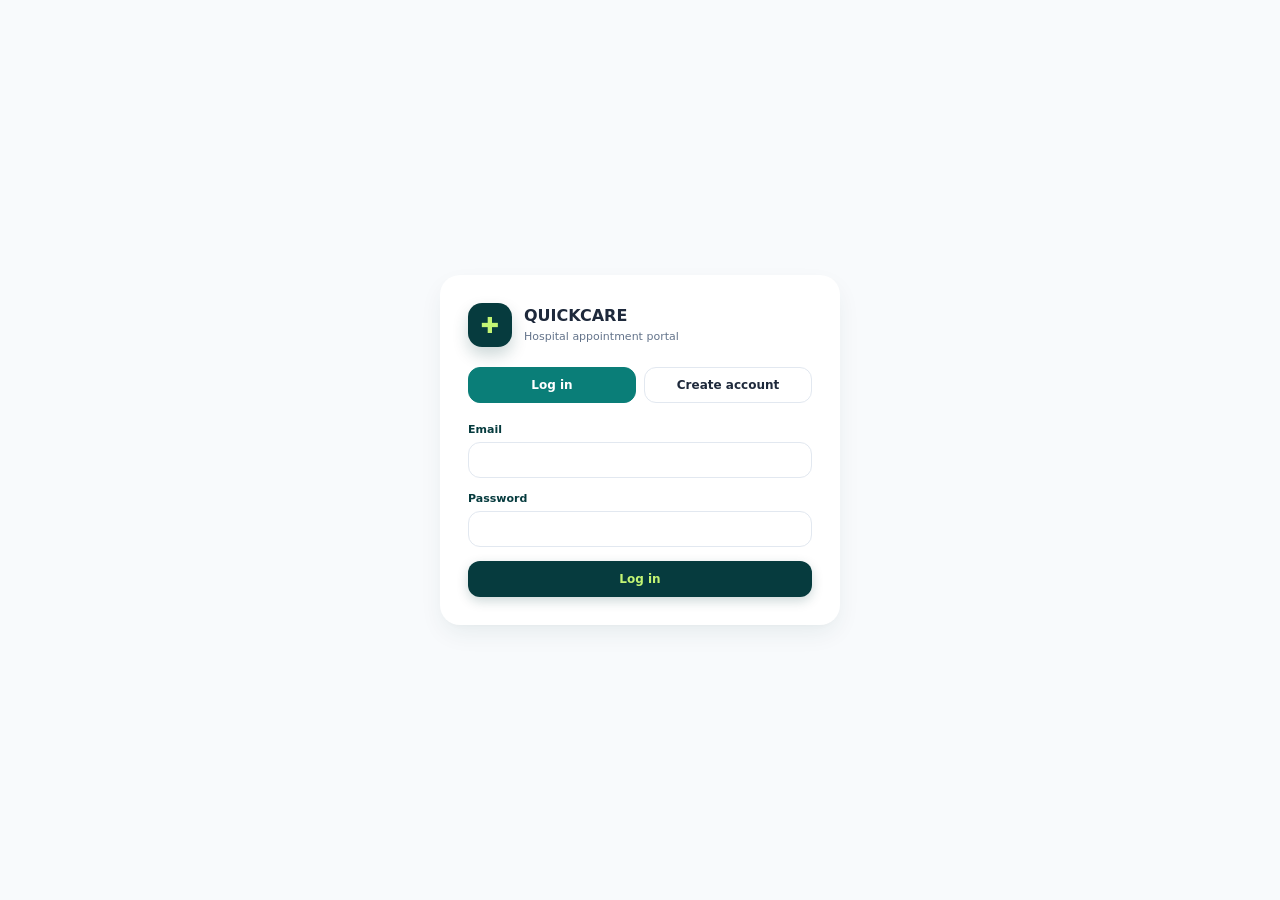
<file: frontend/citizen-dashboard.html>
<!doctype html>
<html lang="en">
<head>
    <meta charset="utf-8">
    <meta name="viewport" content="width=device-width, initial-scale=1">
    <meta name="description" content="QUICKCARE citizen portal dashboard demo for government hospital appointments and queues.">
    <title>Citizen Portal | QUICKCARE</title>
    <!-- Link to Modern Stylesheet -->
    <link rel="stylesheet" href="css/style.css">
</head>
<body>

    <div class="app">
        <!-- SIDEBAR NAVIGATION -->
        <aside class="sidebar">
            <a class="brand" href="#dashboard">
                <span class="brand-icon">✚</span>
                <span>
                    <span class="brand-name">QUICKCARE</span>
                    <span class="brand-sub">CITIZEN PORTAL</span>
                </span>
            </a>

            <div>
                <div class="nav-label">MAIN MENU</div>
                <nav class="nav" aria-label="Main navigation">
                    <a class="active" href="#dashboard"><span class="nav-icon">▦</span>Dashboard</a>
                    <a href="#appointments"><span class="nav-icon">▣</span>My Appointments</a>
                    <a href="#queue-status"><span class="nav-icon">☷</span>Queue Status</a>
                    <a href="#quick-actions" data-action="book"><span class="nav-icon">＋</span>Book a Visit</a>
                    <a href="#citizen-tools"><span class="nav-icon">✦</span>Citizen AI Tools</a>
                    <a href="#visit-readiness"><span class="nav-icon">✓</span>Visit readiness</a>
                    <a href="#notifications"><span class="nav-icon">♧</span>Notifications</a>
                    <a href="#announcements"><span class="nav-icon">◉</span>Announcements</a>
                </nav>
            </div>

            <div>
                <div class="nav-label">ACCOUNT</div>
                <nav class="nav">
                    <a href="#profile" data-toast="Profile settings are a future feature in this student demo."><span class="nav-icon">♙</span>My Profile</a>
                    <a href="#help" data-toast="For a real service, contact the official hospital help desk."><span class="nav-icon">ⓘ</span>Help & Support</a>
                </nav>
            </div>

            <div class="side-help">
                <strong>Need a little help?</strong>
                <p>Learn what to prepare before visiting a public hospital.</p>
                <a href="#help" data-toast="Help guide: choose a department, request a visit, and wait for official confirmation.">Open help guide →</a>
            </div>
        </aside>

        <!-- MAIN CONTENT AREA -->
        <main class="main" id="dashboard">
            <!-- TOPBAR HEADER -->
            <header class="topbar">
                <div style="display:flex;align-items:center;gap:14px">
                    <button class="icon-btn mobile-menu" id="mobileMenu" aria-label="Show navigation">☰</button>
                    <div class="crumb">Citizen Portal <span style="padding:0 6px;color:#cbd5e1">/</span> <strong>Dashboard</strong></div>
                </div>
                <div class="top-actions">
                    <button class="icon-btn" id="simpleModeButton" aria-label="Toggle simple mode" title="Simple mode">Aa</button>
                    <button class="icon-btn" id="notificationButton" aria-label="Notifications" title="Notifications">♧</button>
                    <div class="profile">
                        <div class="avatar">CD</div>
                        <div class="profile-info">
                            <div class="profile-name">Citizen Demo</div>
                            <div class="profile-role">Public service user</div>
                        </div>
                    </div>
                </div>
            </header>

            <div class="content">
                <!-- WELCOME BANNER SECTION -->
                <section class="welcome">
                    <div>
                        <div class="eyebrow">Your health, your time</div>
                        <h1>Good day, Citizen</h1>
                        <p>Welcome to your public hospital dashboard. Plan your visit and keep track of appointment information in one place.</p>
                    </div>
                    <div class="date-chip" id="todayDate">Loading date…</div>
                </section>

                <!-- PROMOTIONAL BANNER -->
                <section class="banner">
                    <div class="banner-copy">
                        <span class="banner-tag">✦ A simpler hospital journey</span>
                        <h2>Less waiting-room worry.<br>More clarity before you go.</h2>
                        <p>Request an appointment, review your visit details, and explore how queue updates could help you plan ahead.</p>
                        <button class="btn btn-white" data-action="book">＋ Request an Appointment</button>
                    </div>
                    <div class="banner-art" aria-hidden="true">✚</div>
                </section>

                <!-- STATISTICS OVERVIEW SECTION -->
                <section aria-label="Dashboard overview">
                    <div class="section-title">
                        <h2>Your overview</h2>
                        <span>Example dashboard data</span>
                    </div>
                    <div class="stats">
                        <article class="stat">
                            <div class="stat-top"><span class="stat-label">Appointments</span><span class="stat-icon ic-teal">▣</span></div>
                            <div class="stat-number" id="appointmentCount">2</div>
                            <div class="stat-foot">Sample records shown below</div>
                        </article>
                        <article class="stat">
                            <div class="stat-top"><span class="stat-label">Pending requests</span><span class="stat-icon ic-amber">◷</span></div>
                            <div class="stat-number" id="pendingCount">1</div>
                            <div class="stat-foot">Awaiting sample confirmation</div>
                        </article>
                        <article class="stat">
                            <div class="stat-top"><span class="stat-label">Queue updates</span><span class="stat-icon ic-blue">☷</span></div>
                            <div class="stat-number">Demo</div>
                            <div class="stat-foot">Not connected to a hospital</div>
                        </article>
                        <article class="stat">
                            <div class="stat-top"><span class="stat-label">Citizen profile</span><span class="stat-icon ic-green">♙</span></div>
                            <div class="stat-number">Guest</div>
                            <div class="stat-foot">No account or personal data stored</div>
                        </article>
                    </div>
                </section>

                <!-- APPOINTMENTS & QUEUE PREVIEW GRID -->
                <div class="dashboard-grid">
                    <section class="panel" id="appointments">
                        <div class="panel-head">
                            <h3>My appointments</h3>
                            <a href="#appointments" data-toast="This prototype shows sample appointments only.">View all →</a>
                        </div>
                        <div id="appointmentList">
                            <article class="appointment">
                                <div class="datebox"><strong>24</strong><span>OCT</span></div>
                                <div class="appt-main"><strong>General Medicine</strong><span>09:30 AM · Sample Public Hospital</span></div>
                                <span class="pill pill-confirmed">● Sample</span>
                            </article>
                            <article class="appointment">
                                <div class="datebox"><strong>28</strong><span>OCT</span></div>
                                <div class="appt-main"><strong>Dental Clinic</strong><span>11:00 AM · Sample Public Hospital</span></div>
                                <span class="pill pill-pending">◷ Pending demo</span>
                            </article>
                        </div>
                        <p class="modal-note" style="margin:14px 0 0">These are fictional examples, not real bookings.</p>
                    </section>

                    <section class="panel queue-panel" id="queue-status">
                        <div class="panel-head">
                            <h3>Queue status preview</h3>
                            <span class="pill pill-demo">DEMO DATA</span>
                        </div>
                        <div class="queue-top">
                            <div>
                                <div class="queue-label">Example queue number</div>
                                <div class="queue-number">A-024</div>
                                <div class="queue-label">Outpatient service · Sample only</div>
                            </div>
                            <span class="stat-icon ic-teal" style="width:48px;height:48px;font-size:22px">☷</span>
                        </div>
                        <div class="queue-progress"><span></span></div>
                        <div style="display:flex;justify-content:space-between;font-size:11px;color:var(--muted);font-weight:600">
                            <span>Illustrative progress</span><span>Not live</span>
                        </div>
                        <div class="queue-details">
                            <div class="queue-detail"><span>People ahead</span><strong>5 (sample)</strong></div>
                            <div class="queue-detail"><span>Estimated wait</span><strong>~25 min</strong></div>
                        </div>
                        <p class="queue-note">Real queue estimates require an authorized hospital system. Do not rely on sample values for a real visit.</p>
                    </section>
                </div>

                <!-- STAFF WORKFLOW PRIORITY REVIEW QUEUE -->
                <section class="panel priority-panel" id="priority-review">
                    <div class="panel-head">
                        <h3>⚑ Priority review queue</h3>
                        <span class="pill pill-demo">STAFF WORKFLOW DEMO</span>
                    </div>
                    <div class="priority-banner">
                        <span class="priority-symbol">!</span>
                        <div>
                            <strong>Urgent concerns need human review</strong>
                            <p>This demo places a request marked for staff review at the top of this review list. It does not diagnose patients or decide who receives treatment first. Emergencies should not wait for online booking.</p>
                        </div>
                    </div>
                    <div class="review-list" id="reviewQueue" aria-live="polite">
                        <div class="review-row needs-review">
                            <span class="priority-symbol">⚑</span>
                            <div class="review-copy">
                                <strong>Demo request QC-104 · Needs staff review</strong>
                                <span>Sample case · Review status: not yet reviewed</span>
                            </div>
                            <span class="review-badge">REVIEW</span>
                        </div>
                        <div class="review-row">
                            <span class="priority-symbol" style="background:var(--primary-light);color:var(--primary)">☷</span>
                            <div class="review-copy">
                                <strong>Demo request QC-105 · Routine request</strong>
                                <span>Sample case · Awaiting routine processing</span>
                            </div>
                            <span class="review-badge routine">ROUTINE</span>
                        </div>
                    </div>
                    <div class="review-actions">
                        <button class="btn btn-primary" id="flagReviewButton" type="button">＋ Add sample request for staff review</button>
                        <span class="modal-note" id="reviewDemoStatus" role="status">No real patient data is used.</span>
                    </div>
                    <p class="review-footnote">For a real deployment, only authorized hospital staff should assess clinical urgency under the hospital's approved triage procedures. This prototype only demonstrates how a review flag can be displayed.</p>
                </section>

                <!-- QUICK ACTIONS -->
                <section id="quick-actions">
                    <div class="section-title">
                        <h2>Quick actions</h2>
                        <span>What would you like to do?</span>
                    </div>
                    <div class="quick-actions">
                        <button class="action" data-action="book">
                            <span class="action-icon">＋</span>
                            <strong>Request a visit</strong>
                            <span>Choose a department and preferred date.</span>
                        </button>
                        <button class="action" data-toast="Queue tracking is a prototype feature. Live status requires hospital integration.">
                            <span class="action-icon">☷</span>
                            <strong>Check queue</strong>
                            <span>Preview queue information and wait estimates.</span>
                        </button>
                        <button class="action" data-toast="Reminder settings are not connected in this demo.">
                            <span class="action-icon">♧</span>
                            <strong>Visit reminders</strong>
                            <span>See how appointment reminders could work.</span>
                        </button>
                        <button class="action" data-toast="Bring official identification and follow the hospital's own instructions. Requirements may differ by service.">
                            <span class="action-icon">✓</span>
                            <strong>Visit checklist</strong>
                            <span>Review what to prepare before you go.</span>
                        </button>
                    </div>
                </section>

                <!-- CITIZEN AI TOOLS (MODERN DESIGN) -->
                <section class="ai-hub-section" id="citizen-tools">
                    <div class="ai-hub-header">
                        <div class="ai-hub-title">
                            <div class="ai-hub-icon">✦</div>
                            <div>
                               <h2>Citizen AI Assistant & Tools</h2>
                               <p>Multilingual guidance and plain-language medical dictionaries designed for everyone.</p>
                            </div>
                        </div>
                        <span class="pill pill-demo" style="background:rgba(13,148,136,0.15); color:var(--primary-dark); font-weight:800;">ENHANCED AI DEMO</span>
                    </div>

                    <div class="feature-hub">
                        <!-- AI Health Guide Chat Assistant -->
                        <section class="ai-chat">
                            <div class="panel-head" style="margin-bottom:12px;">
                                <h3>QuickCare Health Guide</h3>
                                <span class="pill pill-demo">AI ASSISTANT</span>
                            </div>
                            <p class="chat-intro">Ask general questions about hospital preparation or choose a quick prompt below.</p>
                            
                            <div class="chat-quick-prompts">
                                <span class="prompt-chip" onclick="selectPrompt('How to prepare for blood test?')">Fasting rules</span>
                                <span class="prompt-chip" onclick="selectPrompt('What documents do I need to bring?')">Documents needed</span>
                                <span class="prompt-chip" onclick="selectPrompt('How do I choose the right clinic?')">Choose clinic</span>
                            </div>

                            <div class="chat-messages" id="chatMessages" aria-live="polite">
                                <div class="chat-bubble bot">Hello! I am your AI assistant guide. I can help explain hospital preparations and procedures. How can I help you today?</div>
                            </div>
                            
                            <div class="chat-controls">
                                <select id="chatLanguage" aria-label="Choose chat language">
                                    <option value="en">English</option>
                                    <option value="id">Bahasa Indonesia</option>
                                    <option value="ur">اردو (Urdu)</option>
                                    <option value="ms">Bahasa Melayu</option>
                                    <option value="ar">العربية (Arabic)</option>
                                </select>
                                <input id="chatQuestion" placeholder="Type a question…" aria-label="Your question">
                            </div>
                            <button class="btn btn-primary chat-send" id="sendChat" type="button">Send question ↗</button>
                            <p class="safety-note"><strong>Safety Notice:</strong> This assistant provides general information only, not medical diagnosis. Seek emergency care immediately if experiencing severe symptoms.</p>
                        </section>

                        <!-- Medical Dictionary Translator -->
                        <section class="translator-card">
                            <div class="panel-head" style="margin-bottom:12px;">
                                <h3>Medical Words Made Simple</h3>
                                <span class="pill pill-demo">TRANSLATOR</span>
                            </div>
                            <p>Translate or simplify complex medical terminology instantly into clear, plain language.</p>
                            
                            <div class="field" style="margin:0 0 12px 0">
                                <label for="medicalTerm">Medical word or phrase</label>
                                <input class="translator-input" id="medicalTerm" placeholder="e.g. hypertension">
                            </div>
                            
                            <div class="translation-examples">
                                <button class="term-chip" data-term="hypertension">Hypertension</button>
                                <button class="term-chip" data-term="outpatient">Outpatient</button>
                                <button class="term-chip" data-term="fasting">Fasting</button>
                                <button class="term-chip" data-term="referral">Referral</button>
                            </div>
                            
                            <button class="btn btn-primary" id="explainTerm" type="button" style="width:100%; border-radius:14px; padding:13px;">Explain in simple words</button>
                            
                            <div class="translator-output" id="translationOutput" aria-live="polite">Your simple explanation will appear here after selecting or typing a term.</div>
                        </section>
                    </div>
                </section>

                <!-- VISIT READINESS & GUIDE GRID -->
                <div class="extra-grid">
                    <section class="panel" id="visit-readiness">
                        <div class="panel-head">
                            <h3>✓ Visit Readiness Checker</h3>
                            <span class="pill pill-demo">INTERACTIVE DEMO</span>
                        </div>
                        <p class="modal-note" style="margin:0 0 16px">Tick what you have prepared. Requirements vary by hospital and appointment type, so follow the hospital's official instructions.</p>
                        <div class="checklist" id="readinessChecklist">
                            <label class="checkline"><input type="checkbox"> I checked the appointment date, time, and department.</label>
                            <label class="checkline"><input type="checkbox"> I checked the hospital's official ID/document requirements.</label>
                            <label class="checkline"><input type="checkbox"> I checked whether a referral or prior test is required.</label>
                            <label class="checkline"><input type="checkbox"> I know the hospital location and how to get there.</label>
                        </div>
                        <div class="queue-details">
                            <div class="queue-detail"><span>Checklist progress</span><strong id="readinessProgress">0 of 4 complete</strong></div>
                            <div class="queue-detail"><span>Readiness</span><strong id="readinessStatus">Not finished</strong></div>
                        </div>
                    </section>

                    <section class="panel" id="visit-guide">
                        <div class="panel-head">
                            <h3>Hospital Visit Guide</h3>
                            <span class="pill pill-demo">SAMPLE GUIDE</span>
                        </div>
                        <div class="guide-grid">
                            <div class="guide-item">
                                <strong>General Medicine</strong>
                                <p>For general outpatient concerns. Ask the hospital if a referral is needed.</p>
                            </div>
                            <div class="guide-item">
                                <strong>Dental Clinic</strong>
                                <p>Check dental clinic hours and whether new patients need a separate registration.</p>
                            </div>
                            <div class="guide-item">
                                <strong>Eye Clinic</strong>
                                <p>Confirm service availability and bring any relevant referral or glasses if requested.</p>
                            </div>
                            <div class="guide-item">
                                <strong>Maternal & Child Health</strong>
                                <p>Check the clinic schedule and the documents requested for your visit.</p>
                            </div>
                        </div>
                        <p class="modal-note" style="margin:14px 0 0">These are general examples, not verified requirements for a specific hospital. Confirm details through official hospital channels.</p>
                    </section>
                </div>

                <!-- APPOINTMENT CHANGE & CANCELLATION -->
                <section class="panel" id="appointment-management" style="margin-top:20px">
                    <div class="panel-head">
                        <h3>↻ Appointment change & cancellation</h3>
                        <span class="pill pill-demo">DEMO WORKFLOW</span>
                    </div>
                    <p class="modal-note">In a connected system, cancelling a slot could let staff offer it to the next eligible person under hospital rules. Try the sample action below to demonstrate the workflow.</p>
                    <div class="slot-row">
                        <div><strong>Sample slot · Dental Clinic</strong><br><span style="color:var(--muted)">28 Oct · 11:00 AM · Fictional appointment</span></div>
                        <button class="small-btn" id="cancelDemoAppointment">Request cancellation</button>
                    </div>
                    <div class="confirmation-box" id="cancelResult" role="status"></div>
                </section>

                <!-- NOTIFICATIONS & ANNOUNCEMENTS GRID -->
                <div class="bottom-grid">
                    <section class="panel" id="notifications">
                        <div class="panel-head">
                            <h3> Appointment confirmations & notifications</h3>
                            <span class="pill pill-demo">LOCAL DEMO</span>
                        </div>
                        <div class="notification-list" id="notificationList">
                            <article class="notification-item">
                                <span class="notice-icon">ⓘ</span>
                                <div>
                                    <strong>Notifications are ready to preview</strong>
                                    <p>When you submit the sample appointment form, a demo confirmation will appear here. No email or SMS is sent.</p>
                                </div>
                            </article>
                        </div>
                        <div class="confirmation-box" id="confirmationBox" role="status" aria-live="polite"></div>
                        <p class="modal-note" style="margin:14px 0 0">Real email/SMS reminders need a backend, verified contact details, and an authorized notification service.</p>
                    </section>

                    <section class="panel" id="announcements">
                        <div class="panel-head">
                            <h3>Service announcements</h3>
                            <span class="pill pill-demo">SAMPLE</span>
                        </div>
                        <article class="notice">
                            <span class="notice-icon">ⓘ</span>
                            <div>
                                <strong>Check official service hours</strong>
                                <p>Confirm clinic hours and availability through the hospital's official channels.</p>
                            </div>
                        </article>
                        <article class="notice">
                            <span class="notice-icon">♧</span>
                            <div>
                                <strong>Protect your personal information</strong>
                                <p>Never share passwords or sensitive medical details on a public or unverified website.</p>
                            </div>
                        </article>
                        <article class="notice">
                            <span class="notice-icon">✚</span>
                            <div>
                                <strong>This is a student prototype</strong>
                                <p>QUICKCARE is not an official government portal and does not provide medical advice.</p>
                            </div>
                        </article>
                    </section>
                </div>

                <!-- HELP SECTION -->
                <section class="panel" id="help" style="margin-top:20px">
                    <div class="panel-head">
                        <h3>Before your hospital visit</h3>
                        <a href="#help" data-toast="This checklist is general. Follow instructions from your hospital.">Checklist ↗</a>
                    </div>
                    <article class="notice">
                        <span class="notice-icon">1</span>
                        <div>
                            <strong>Confirm the right department</strong>
                            <p>Check which clinic or service can help with your needs.</p>
                        </div>
                    </article>
                    <article class="notice">
                        <span class="notice-icon">2</span>
                        <div>
                            <strong>Check official requirements</strong>
                            <p>Ask the hospital what documents or referral details are needed.</p>
                        </div>
                    </article>
                    <article class="notice">
                        <span class="notice-icon">3</span>
                        <div>
                            <strong>Wait for official confirmation</strong>
                            <p>A form on this demo does not reserve an appointment.</p>
                        </div>
                    </article>
                </section>

                <!-- FOOTER -->
                <footer class="footer">
                    QUICKCARE · Government Hospital Appointment &amp; Queue Management System<br>
                    Student prototype only — not affiliated with or connected to a government hospital.
                </footer>
            </div>
        </main>
    </div>

    <!-- TOAST NOTIFICATION POPUP -->
    <div class="toast" id="toast" role="status" aria-live="polite"></div>

    <!-- BOOKING MODAL POPUP -->
    <div class="modal-backdrop" id="bookingModal" role="dialog" aria-modal="true" aria-labelledby="modalTitle">
        <div class="modal">
            <div class="modal-head">
                <h3 id="modalTitle">Request an appointment</h3>
                <button class="close-btn" id="closeModal" aria-label="Close">✕</button>
            </div>
            <form id="bookingForm">
                <div class="form-row">
                    <div class="field">
                        <label for="demoName">Sample name</label>
                        <input id="demoName" placeholder="e.g. Alex Citizen" required>
                    </div>
                    <div class="field">
                        <label for="demoEmail">Sample email</label>
                        <input id="demoEmail" type="email" placeholder="alex@example.com" required>
                    </div>
                </div>
                <div class="form-row">
                    <div class="field">
                        <label for="demoDepartment">Department / clinic</label>
                        <select id="demoDepartment" required>
                            <option value="">Choose a department</option>
                            <option>General Medicine</option>
                            <option>Internal Medicine</option>
                            <option>Cardiology (Heart)</option>
                            <option>Dermatology (Skin)</option>
                            <option>Dental Clinic</option>
                            <option>Eye Clinic / Ophthalmology</option>
                            <option>Ear, Nose and Throat (ENT)</option>
                            <option>Orthopedics (Bones and Joints)</option>
                            <option>Neurology (Nervous System)</option>
                            <option>Pediatrics (Children)</option>
                            <option>Obstetrics and Gynecology</option>
                            <option>Maternal and Child Health</option>
                            <option>Psychiatry / Mental Health</option>
                            <option>Pulmonology (Lungs)</option>
                            <option>Rehabilitation / Physiotherapy</option>
                            <option>Nutrition and Dietetics</option>
                            <option>Other outpatient service</option>
                        </select>
                    </div>
                    <div class="field">
                        <label for="demoDate">Preferred date</label>
                        <input id="demoDate" type="date" required>
                    </div>
                </div>
                <div class="field">
                    <label for="demoTime">Preferred booking time</label>
                    <select id="demoTime" required>
                        <option value="">Choose a time</option>
                        <option value="08:00">08:00 AM</option>
                        <option value="08:30">08:30 AM</option>
                        <option value="09:00">09:00 AM</option>
                        <option value="09:30">09:30 AM</option>
                        <option value="10:00">10:00 AM</option>
                        <option value="10:30">10:30 AM</option>
                        <option value="11:00">11:00 AM</option>
                        <option value="11:30">11:30 AM</option>
                        <option value="13:00">01:00 PM</option>
                        <option value="13:30">01:30 PM</option>
                        <option value="14:00">02:00 PM</option>
                        <option value="14:30">02:30 PM</option>
                    </select>
                    <p class="modal-note" style="margin:6px 0 0">Sample time slots for the prototype. Actual availability depends on hospital schedules.</p>
                </div>
                <div class="field">
                    <label for="demoNote">Optional note (no medical details)</label>
                    <textarea id="demoNote" placeholder="A short non-sensitive note"></textarea>
                </div>
                <button class="btn btn-primary" type="submit" style="width:100%">Preview request</button>
                <p class="modal-note" style="margin:14px 0 0">Demo only: use fictional details. The form does not send or save information and does not book an appointment.</p>
                <div id="formResult" class="modal-note" style="display:none;background:var(--green-bg);color:var(--green-text);padding:14px;border-radius:12px;margin-top:14px;border:1px solid #bbf7d0" role="status"></div>
            </form>
        </div>
    </div>

    <!-- JAVASCRIPT LOGIC -->
    <script>
        document.getElementById('todayDate').textContent =new Intl.DateTimeFormat('en', { weekday: 'short', day: 'numeric', month: 'short', year: 'numeric' }).format(new Date());
        const dateInput = document.getElementById('demoDate');
        const now = new Date();
        dateInput.min = new Date(now.getTime() - now.getTimezoneOffset() * 60000).toISOString().slice(0, 10);

        const toast = document.getElementById('toast');
        function showToast(message) {
            toast.textContent = message;
            toast.style.display = 'block';
            clearTimeout(showToast.timer);
            showToast.timer = setTimeout(() => toast.style.display = 'none', 3600);
        }

        const modal = document.getElementById('bookingModal');
        function openBooking() { modal.style.display = 'flex'; document.getElementById('demoName').focus(); }
        function closeBooking() { modal.style.display = 'none'; }

        document.querySelectorAll('[data-action="book"]').forEach(el => el.addEventListener('click', event => { event.preventDefault(); openBooking(); }));
        document.querySelectorAll('[data-toast]').forEach(el => el.addEventListener('click', event => { event.preventDefault(); showToast(el.getAttribute('data-toast')); }));
        document.getElementById('closeModal').addEventListener('click', closeBooking);
        modal.addEventListener('click', event => { if (event.target === modal) closeBooking(); });
        document.addEventListener('keydown', event => { if (event.key === 'Escape') closeBooking(); });

        document.getElementById('bookingForm').addEventListener('submit', event => {
            event.preventDefault();
            const dept = document.getElementById('demoDepartment').value;
            const date = document.getElementById('demoDate').value;
            const time = document.getElementById('demoTime').value;
            const timeLabel = document.getElementById('demoTime').selectedOptions[0].textContent;
            const requestId = 'QC-' + Date.now().toString().slice(-6);
            const requests = qcRead(QC_KEYS.requests, []);
            requests.unshift({ id: requestId, name: document.getElementById('demoName').value, department: dept, date: date, time: time, timeLabel: timeLabel, status: 'Request preview only', priority: 'routine', createdAt: new Date().toISOString() });
            qcWrite(QC_KEYS.requests, requests);

            const result = document.getElementById('formResult');
            const niceDate = new Intl.DateTimeFormat('en', { day: 'numeric', month: 'short', year: 'numeric' }).format(new Date(date + 'T12:00:00'));
            result.textContent = 'Demo confirmation preview: request for ' + dept + ' on ' + niceDate + ' at ' + timeLabel + '. Status: REQUEST PREVIEW ONLY. No appointment was booked and no details were sent or saved.';
            result.style.display = 'block';

            const box = document.getElementById('confirmationBox');
            box.style.display = 'block';
            box.textContent = '✓ Demo request preview: ' + dept + ' · ' + niceDate + ' · ' + timeLabel + ' · Status: Request preview only. This is not a confirmed hospital appointment.';

            const list = document.getElementById('notificationList');
            list.innerHTML = '<article class="notification-item"><span class="notice-icon">✓</span><div><strong>Appointment request preview created</strong><p>' + dept + ' · ' + niceDate + ' · ' + timeLabel + '<br>Status: Demo only — not sent to a hospital.</p></div></article>' + list.innerHTML;
            showToast('Demo confirmation added to your notifications. No message was sent.');
        });

        document.getElementById('notificationButton').addEventListener('click', () => showToast('These are sample notifications. Real alerts require a connected hospital service.'));

        let reviewDemoCount = 106;
        document.getElementById('flagReviewButton').addEventListener('click', () => {
            const requests = qcRead(QC_KEYS.requests, []);
            requests.unshift({ id: 'QC-' + reviewDemoCount, name: 'Demo citizen', department: 'General Medicine', date: 'To be reviewed', status: 'Needs staff review', priority: 'review', createdAt: new Date().toISOString() });
            qcWrite(QC_KEYS.requests, requests);

            const queue = document.getElementById('reviewQueue');
            const row = document.createElement('div'); row.className = 'review-row needs-review';
            const symbol = document.createElement('span'); symbol.className = 'priority-symbol'; symbol.textContent = '⚑';
            const copy = document.createElement('div'); copy.className = 'review-copy';
            const title = document.createElement('strong'); title.textContent = 'Demo request QC-' + reviewDemoCount + ' · Needs staff review';
            const detail = document.createElement('span'); detail.textContent = 'Fictional request added for demonstration · Review status: not yet reviewed';
            const badge = document.createElement('span'); badge.className = 'review-badge'; badge.textContent = 'REVIEW';
            copy.append(title, detail); row.append(symbol, copy, badge); queue.prepend(row);
            document.getElementById('reviewDemoStatus').textContent = 'Sample request QC-' + reviewDemoCount + ' added to the top of the review list.';
            reviewDemoCount++;
            showToast('Sample request added to the staff review list. No real patient was contacted.');
        });

        document.getElementById('mobileMenu').addEventListener('click', () => showToast('Use the dashboard cards and quick actions to navigate this mobile demo.'));

        const chatMessages = document.getElementById('chatMessages');
        const chatQuestion = document.getElementById('chatQuestion');
        const chatLanguage = document.getElementById('chatLanguage');

        function addChatBubble(text, kind) {
            const bubble = document.createElement('div');
            bubble.className = 'chat-bubble ' + kind;
            bubble.textContent = text;
            chatMessages.appendChild(bubble);
            chatMessages.scrollTop = chatMessages.scrollHeight;
        }

        function demoHealthReply(question, lang) {
            const q = question.toLowerCase();
            const urgent = /can't breathe|cannot breathe|chest pain|severe bleeding|unconscious|difficulty breathing|susah bernapas|sesak napas|nyeri dada|dada sakit/.test(q);
            if (lang === 'id') return urgent ? 'Keluhan yang Anda tulis mungkin memerlukan bantuan segera. Hubungi layanan darurat setempat atau pergi ke IGD terdekat. Saya tidak dapat mendiagnosis.' : 'Saya bisa membantu dengan informasi umum, tetapi tidak dapat menentukan penyakit atau memberi diagnosis. Untuk keluhan yang berlanjut, memburuk, atau membuat Anda khawatir, hubungi tenaga kesehatan. Saya juga dapat membantu menjelaskan istilah rumah sakit atau persiapan janji temu.';
            if (lang === 'ur') return urgent ? 'آپ کی بات فوری مدد کی ضرورت ظاہر کر سکتی ہے۔ مقامی ایمرجنسی سروس سے رابطہ کریں یا قریبی ایمرجنسی شعبے میں جائیں۔ میں تشخیص نہیں کر سکتا۔' : 'میں عام معلومات آسان الفاظ میں سمجھا سکتا ہوں، لیکن بیماری کی تشخیص نہیں کر سکتا۔ اگر علامات برقرار رہیں، بڑھیں یا پریشان کریں تو کسی مستند طبی ماہر سے رابطہ کریں۔';
            if (lang === 'ms') return urgent ? 'Gejala yang anda nyatakan mungkin memerlukan bantuan segera. Hubungi perkhidmatan kecemasan tempatan atau pergi ke jabatan kecemasan terdekat. Saya tidak boleh membuat diagnosis.' : 'Saya boleh menerangkan maklumat kesihatan umum, tetapi tidak boleh mendiagnosis penyakit. Jika gejala berterusan, bertambah teruk atau membimbangkan, hubungi petugas kesihatan.';
            if (lang === 'ar') return urgent ? 'قد تحتاج الأعراض التي ذكرتها إلى مساعدة عاجلة. اتصل بخدمات الطوارئ المحلية أو اذهب إلى أقرب قسم طوارئ. لا أستطيع التشخيص.' : 'يمكنني شرح معلومات صحية عامة، لكن لا أستطيع تشخيص المرض. إذا استمرت الأعراض أو ازدادت سوءًا أو أقلقتك، فتواصل مع مختص صحي.';
            return urgent ? 'The symptoms you mentioned may need urgent help. Contact local emergency services or go to the nearest emergency department. I cannot diagnose you.' : 'I can explain general health information, but I cannot identify a disease or provide a diagnosis. If symptoms persist, worsen, or worry you, contact a qualified healthcare professional. I can also help explain hospital terms or appointment preparation.';
        }

        function sendDemoQuestion() {
            const question = chatQuestion.value.trim();
            if (!question) { showToast('Type a question first.'); chatQuestion.focus(); return; }
            addChatBubble(question, 'user');
            addChatBubble(demoHealthReply(question, chatLanguage.value), 'bot');
            chatQuestion.value = '';
        }

        function selectPrompt(text) {
            chatQuestion.value = text;
            chatQuestion.focus();
        }

        document.getElementById('sendChat').addEventListener('click', sendDemoQuestion);
        chatQuestion.addEventListener('keydown', event => { if (event.key === 'Enter') { event.preventDefault(); sendDemoQuestion(); } });

        const medicalDictionary = {
            hypertension: { en: 'High blood pressure. It means the force of blood pushing against blood-vessel walls is often higher than recommended.', id: 'Tekanan darah tinggi. Artinya tekanan darah pada dinding pembuluh darah sering lebih tinggi dari yang dianjurkan.', ur: 'بلڈ پریشر کا اکثر معمول سے زیادہ ہونا۔', ms: 'Tekanan darah tinggi, iaitu tekanan darah yang kerap melebihi paras yang disyorkan.', ar: 'ارتفاع ضغط الدم؛ أي أن ضغط الدم يكون أعلى من المستوى الموصى به.' },
            outpatient: { en: 'A person who receives care at a clinic or hospital without staying overnight.', id: 'Pasien yang mendapat layanan di klinik atau rumah sakit tanpa perlu menginap.', ur: 'ایسا مریض جو ہسپتال میں رات گزارے بغیر علاج یا معائنہ کرواتا ہے۔', ms: 'Pesakit yang menerima rawatan tanpa perlu bermalam di hospital.', ar: 'شخص يتلقى الرعاية في العيادة أو المستشفى دون المبيت فيه.' },
            fasting: { en: 'Not eating or drinking certain things for a period. Follow the exact instructions from your clinic; rules differ by test or procedure.', id: 'Tidak makan atau minum hal tertentu selama waktu tertentu. Ikuti instruksi klinik karena aturannya berbeda untuk tiap pemeriksaan.', ur: 'ایک مقررہ وقت تک کچھ نہ کھانا یا نہ پینا۔ اپنے کلینک کی مخصوص ہدایات پر عمل کریں۔', ms: 'Tidak makan atau minum perkara tertentu untuk tempoh yang ditetapkan. Ikut arahan klinik kerana syarat berbeza mengikut ujian.', ar: 'الامتناع عن بعض الأطعمة أو المشروبات لفترة محددة. اتبع تعليمات العيادة لأن المتطلبات تختلف.' },
            referral: { en: 'A recommendation or document that directs you to another doctor, clinic, or service for further care.', id: 'Rujukan atau dokumen yang mengarahkan Anda ke dokter, klinik, atau layanan lain untuk perawatan lanjutan.', ur: 'مزید معائنے یا علاج کے لیے کسی دوسرے ڈاکٹر یا کلینک کو بھیجنے کی ہدایت یا دستاویز۔', ms: 'Surat atau arahan untuk mendapatkan rawatan lanjut daripada doktor atau klinik lain.', ar: 'توصية أو وثيقة توجهك إلى طبيب أو عيادة أخرى للحصول على رعاية إضافية.' }
        };

        function explainMedicalTerm(term) {
            const key = term.trim().toLowerCase();
            const entry = medicalDictionary[key];
            const lang = document.getElementById('chatLanguage').value;
            const output = document.getElementById('translationOutput');
            output.textContent = entry ? (entry[lang] || entry.en) : 'This demo dictionary does not include that phrase yet. Ask a healthcare professional to explain it in your preferred language. A real translation feature needs a reviewed medical-language service.';
        }

        document.getElementById('explainTerm').addEventListener('click', () => {
            const term = document.getElementById('medicalTerm').value;
            if (!term.trim()) { showToast('Enter a medical word or choose an example.'); return; }
            explainMedicalTerm(term);
        });
        document.querySelectorAll('[data-term]').forEach(button => button.addEventListener('click', () => {
            document.getElementById('medicalTerm').value = button.dataset.term;
            explainMedicalTerm(button.dataset.term);
        }));

        const QC_KEYS = { requests: 'quickcareDemoRequests', notifications: 'quickcareDemoNotifications', slots: 'quickcareDemoReleasedSlots' };
        function qcRead(key, fallback = []) { try { return JSON.parse(localStorage.getItem(key) || JSON.stringify(fallback)); } catch { return fallback; } }
        function qcWrite(key, value) { try { localStorage.setItem(key, JSON.stringify(value)); } catch {} }

        document.getElementById('simpleModeButton').addEventListener('click', () => {
            document.body.classList.toggle('simple-mode');
            const on = document.body.classList.contains('simple-mode');
            document.getElementById('simpleModeButton').textContent = on ? 'A+' : 'Aa';
            showToast(on ? 'Simple mode on: larger text and clearer cards.' : 'Simple mode off.');
        });

        function updateReadiness() {
            const boxes = [...document.querySelectorAll('#readinessChecklist input[type="checkbox"]')];
            const done = boxes.filter(x => x.checked).length;
            document.getElementById('readinessProgress').textContent = done + ' of ' + boxes.length + ' complete';
            document.getElementById('readinessStatus').textContent = done === boxes.length ? 'Ready to review' : 'In progress';
        }
        document.querySelectorAll('#readinessChecklist input').forEach(box => box.addEventListener('change', updateReadiness));

        document.getElementById('cancelDemoAppointment').addEventListener('click', () => {
            const released = { id: 'SLOT-' + Date.now(), department: 'Dental Clinic', date: '28 Oct', time: '11:00 AM', status: 'Released for staff review', createdAt: new Date().toISOString() };
            const slots = qcRead(QC_KEYS.slots, []);
            slots.unshift(released);
            qcWrite(QC_KEYS.slots, slots);

            const out = document.getElementById('cancelResult');
            out.style.display = 'block';
            out.textContent = 'Demo cancellation request recorded locally. The slot is now shown for staff review; no real appointment was cancelled.';

            const notices = qcRead(QC_KEYS.notifications, []);
            notices.unshift({ title: 'Cancellation request preview', message: 'Dental Clinic sample slot released for staff review.', createdAt: new Date().toISOString() });
            qcWrite(QC_KEYS.notifications, notices);
            showToast('Sample cancellation added to the staff workflow.');
        });
    </script>

    <script src="js/api.js"></script>
    <script src="js/citizen.js"></script>

</body>
</html>
</file>
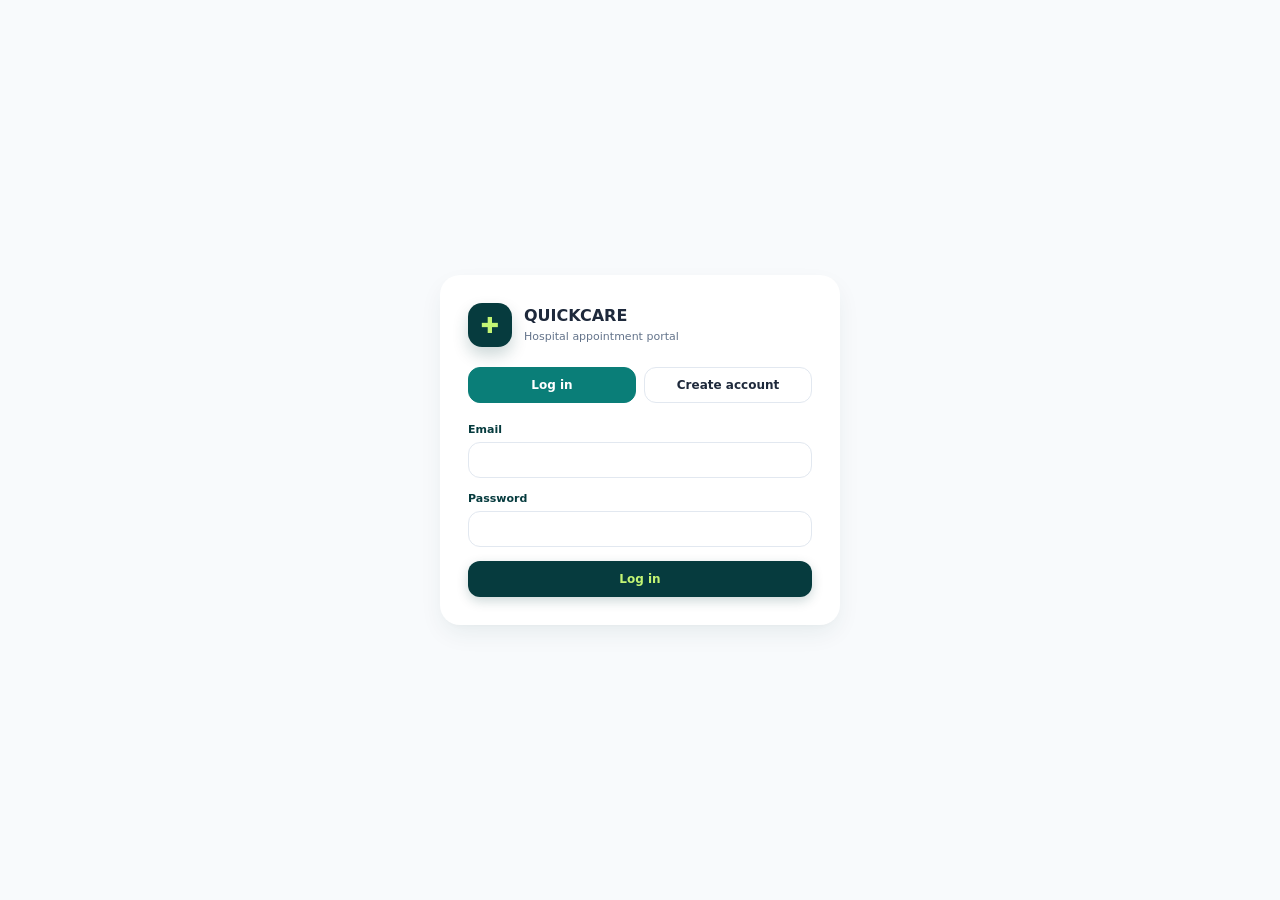
<file: frontend/login.html>
<!doctype html>
<html lang="en">
<head>
    <meta charset="utf-8">
    <meta name="viewport" content="width=device-width, initial-scale=1">
    <title>Log in | QUICKCARE</title>
    <link rel="stylesheet" href="css/style.css">
    <style>
        .auth-wrap { min-height: 100vh; display: grid; place-items: center; padding: 16px; background: var(--bg); }
        .auth-card { width: 100%; max-width: 400px; background: var(--card-bg); border-radius: var(--radius); box-shadow: var(--shadow); padding: 28px; }
        .auth-brand { display: flex; align-items: center; gap: 12px; margin-bottom: 20px; }
        .auth-tabs { display: flex; gap: 8px; margin-bottom: 20px; }
        .auth-tabs button { flex: 1; padding: 10px; border: 1.5px solid var(--line); border-radius: 12px; background: #fff; font-weight: 800; font-size: 12px; cursor: pointer; color: var(--ink); }
        .auth-tabs button.active { background: var(--primary); border-color: var(--primary); color: #fff; }
        .auth-error { display: none; background: #fef2f2; color: #991b1b; border: 1px solid #fecaca; border-radius: 12px; padding: 10px 12px; font-size: 12px; margin-bottom: 14px; }
    </style>
</head>
<body>
<div class="auth-wrap">
    <div class="auth-card">
        <div class="auth-brand">
            <span class="brand-icon">✚</span>
            <div>
                <strong style="font-size:16px">QUICKCARE</strong><br>
                <span style="font-size:11px;color:var(--muted)">Hospital appointment portal</span>
            </div>
        </div>

        <div class="auth-tabs">
            <button type="button" id="tabLogin" class="active">Log in</button>
            <button type="button" id="tabRegister">Create account</button>
        </div>

        <div class="auth-error" id="authError" role="alert"></div>

        <form id="authForm">
            <div class="field" id="nameField" style="display:none">
                <label for="name">Full name</label>
                <input id="name" autocomplete="name">
            </div>
            <div class="field">
                <label for="email">Email</label>
                <input id="email" type="email" autocomplete="email" required>
            </div>
            <div class="field">
                <label for="password">Password</label>
                <input id="password" type="password" minlength="8" autocomplete="current-password" required>
            </div>
            <button class="btn btn-primary" type="submit" id="submitBtn" style="width:100%">Log in</button>
        </form>
    </div>
</div>

<script src="js/api.js"></script>
<script>
    let mode = "login";

    // Sudah login? langsung ke dashboard sesuai role
    (function () {
        const user = getUser();
        if (getToken() && user) goTo(user.role === "staff" ? PAGES.staff : PAGES.citizen);
    })();

    const errorBox = document.getElementById("authError");

    function setMode(newMode) {
        mode = newMode;
        const isRegister = mode === "register";
        document.getElementById("tabLogin").classList.toggle("active", !isRegister);
        document.getElementById("tabRegister").classList.toggle("active", isRegister);
        document.getElementById("nameField").style.display = isRegister ? "block" : "none";
        document.getElementById("name").required = isRegister;
        document.getElementById("submitBtn").textContent = isRegister ? "Create account" : "Log in";
        errorBox.style.display = "none";
    }

    document.getElementById("tabLogin").addEventListener("click", () => setMode("login"));
    document.getElementById("tabRegister").addEventListener("click", () => setMode("register"));

    document.getElementById("authForm").addEventListener("submit", async (event) => {
        event.preventDefault();
        errorBox.style.display = "none";
        const button = document.getElementById("submitBtn");
        button.disabled = true;

        const data = {
            email: document.getElementById("email").value,
            password: document.getElementById("password").value,
        };

        try {
            let result;
            if (mode === "register") {
                data.name = document.getElementById("name").value;
                result = await register(data);
            } else {
                result = await login(data);
            }
            saveSession(result);
            goTo(result.user.role === "staff" ? PAGES.staff : PAGES.citizen);
        } catch (err) {
            errorBox.textContent = err.message;
            errorBox.style.display = "block";
            button.disabled = false;
        }
    });
</script>
</body>
</html>
</file>
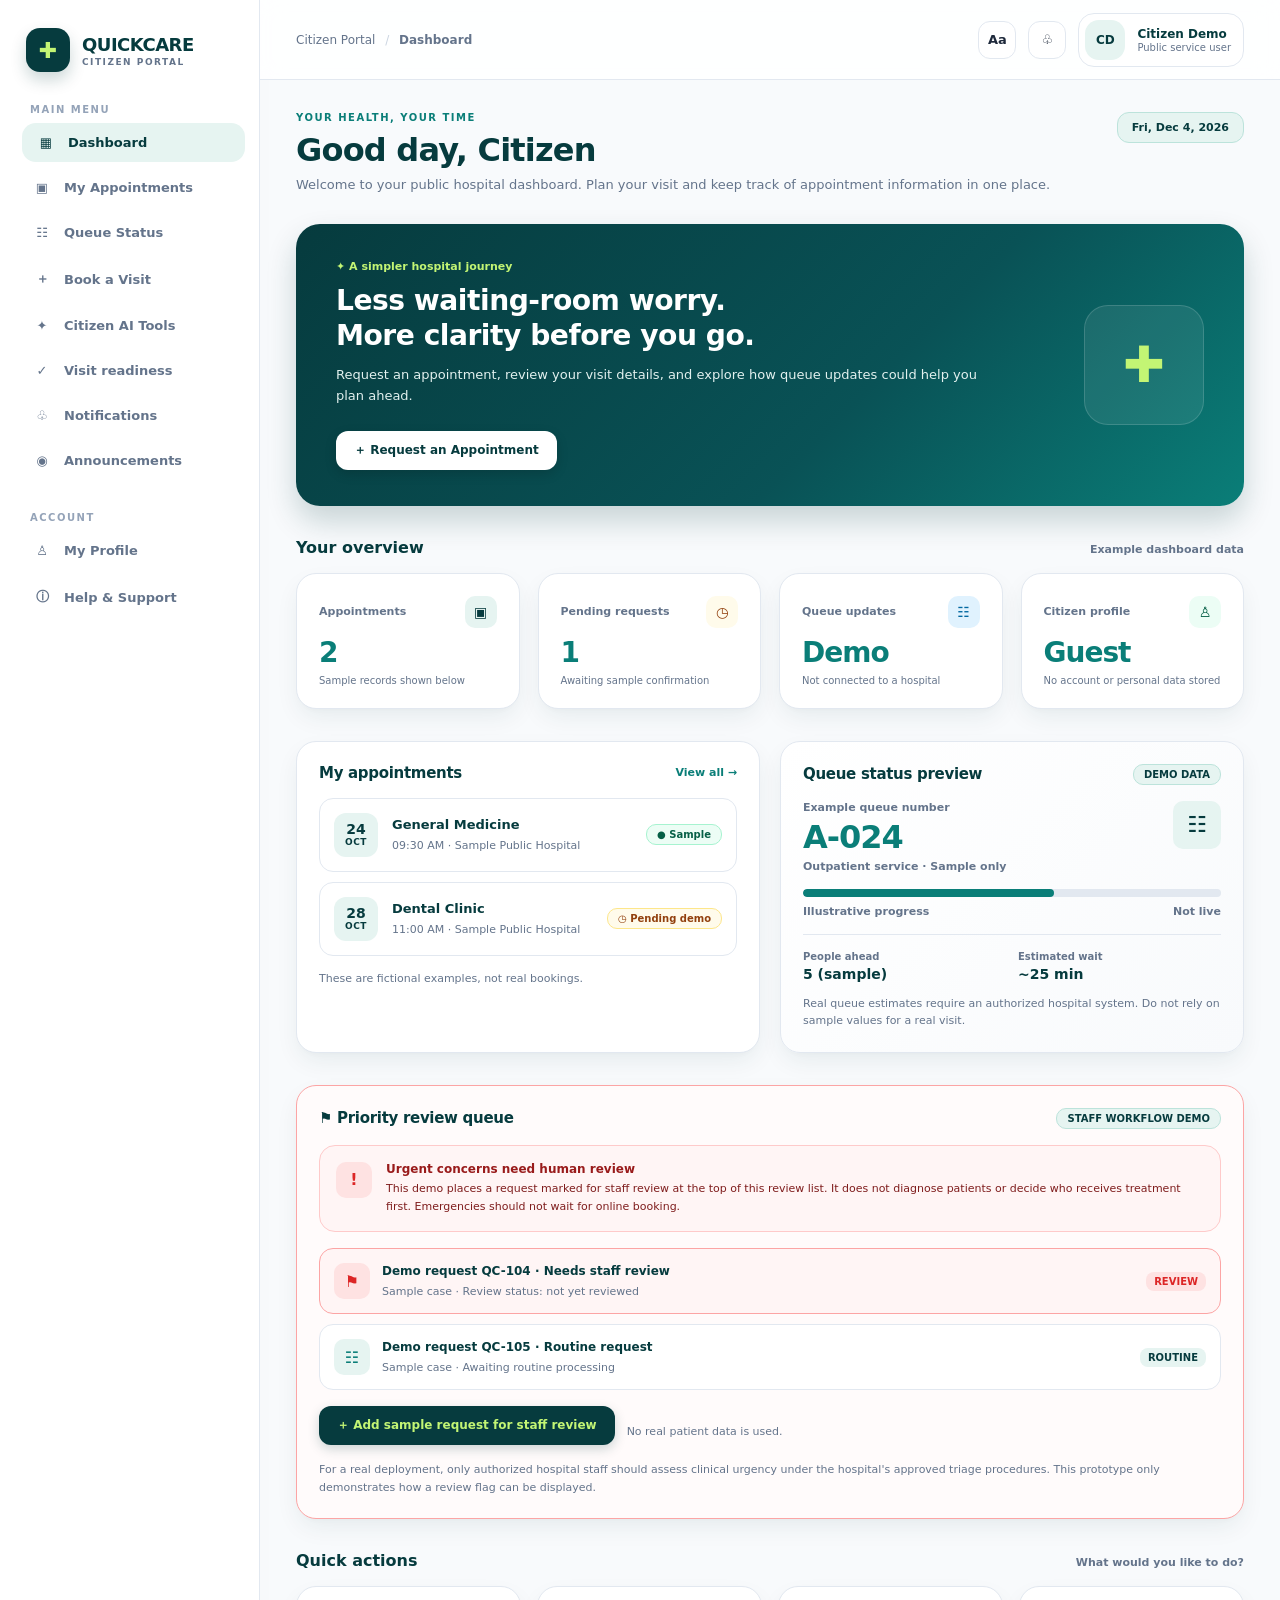
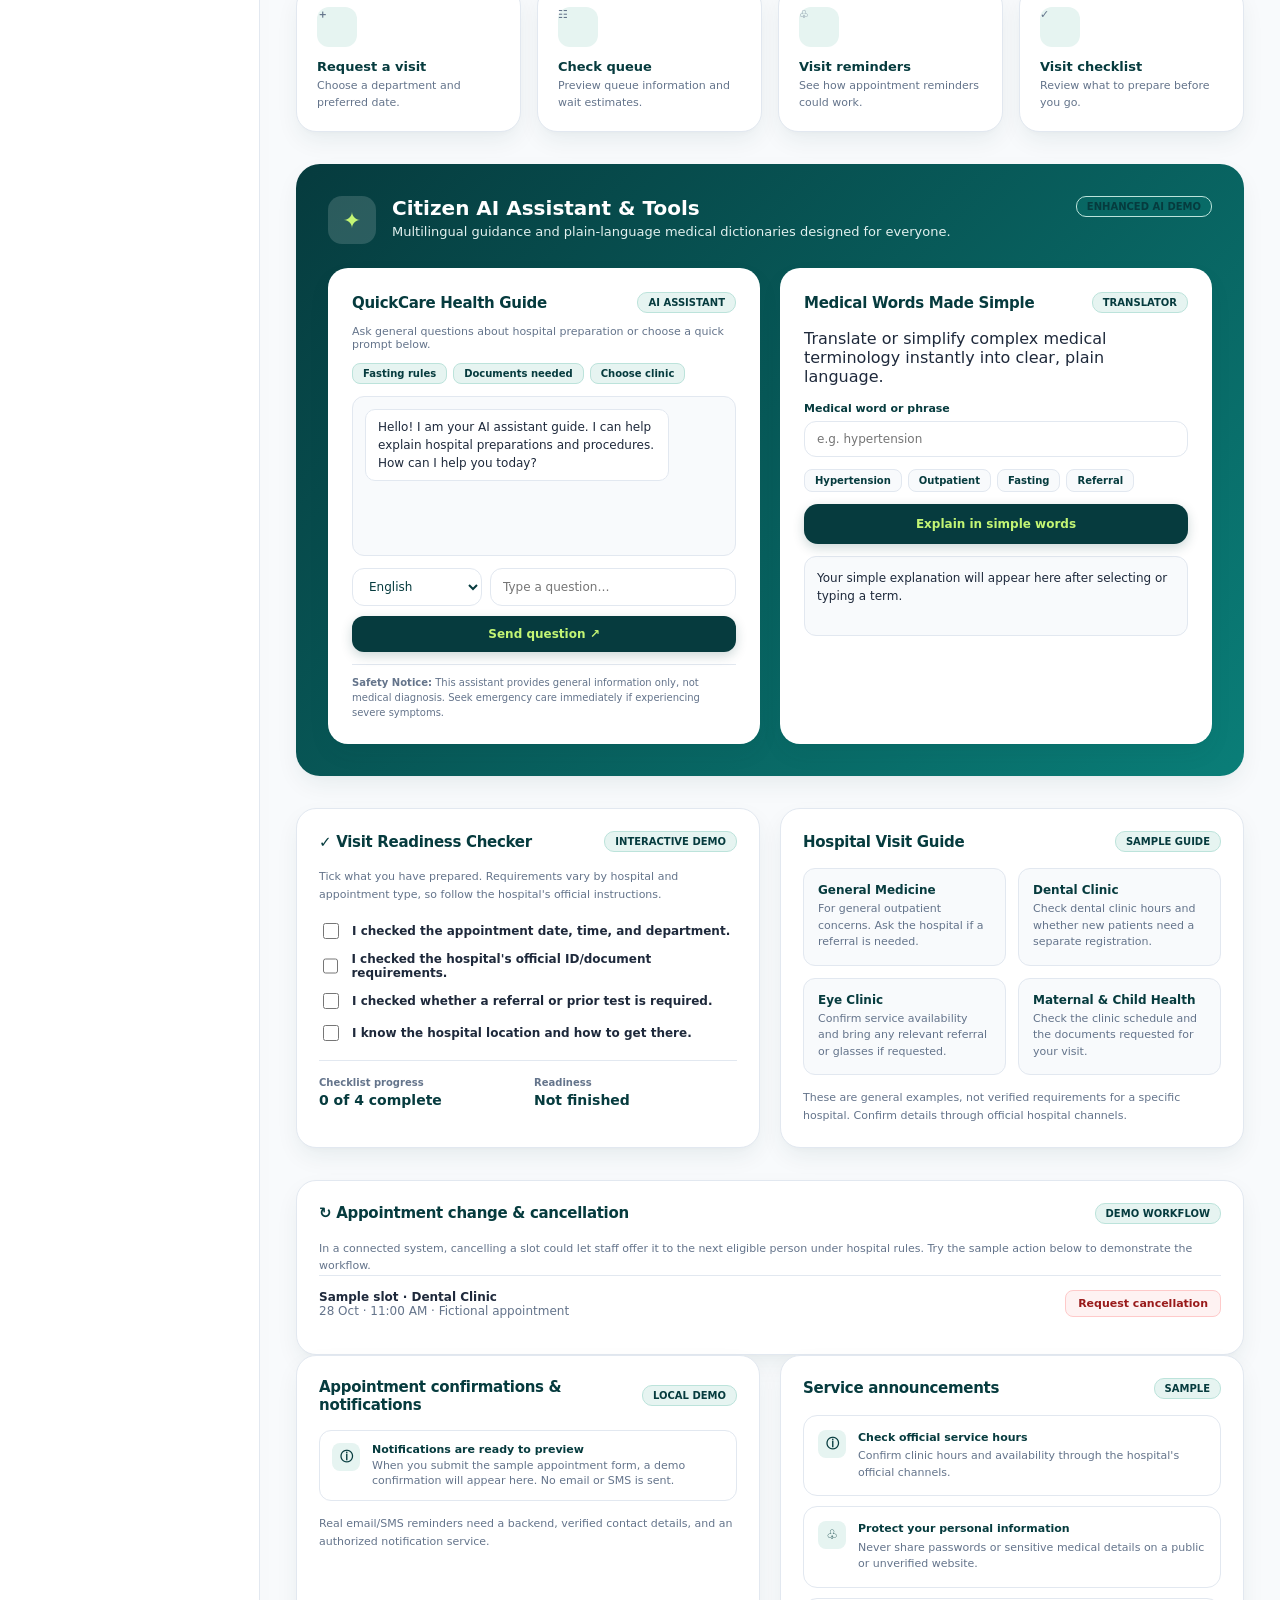
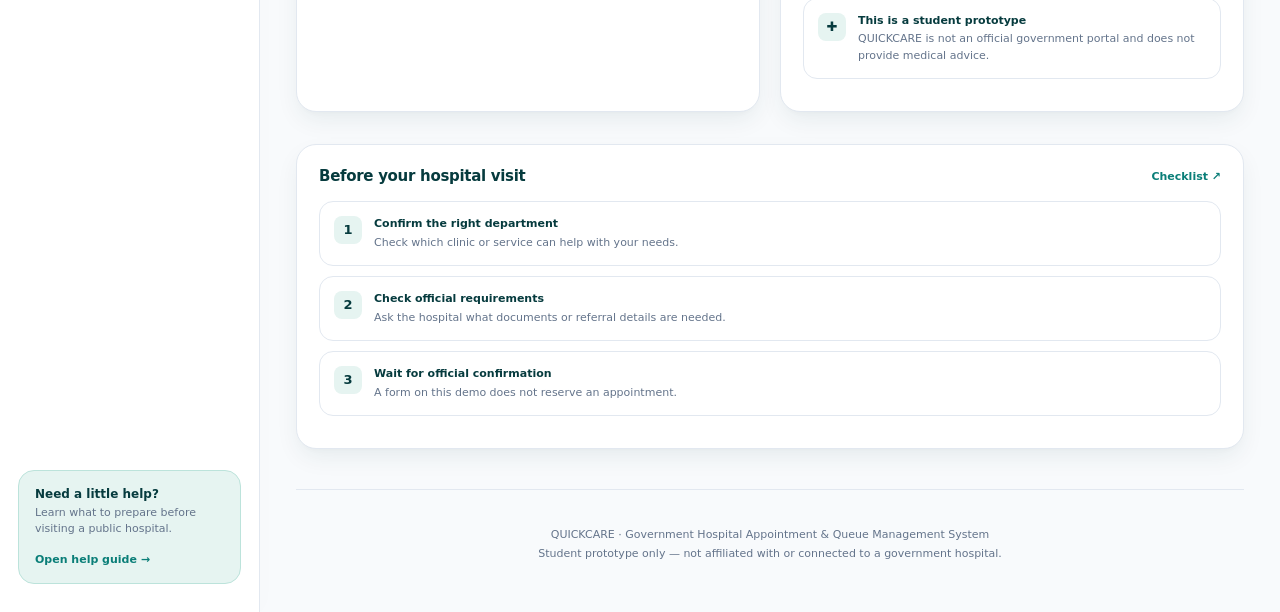
<file: frontend/quickcare-citizen-dashboard-updated (1).html>
<!doctype html>
<html lang="en">
<head>
    <meta charset="utf-8">
    <meta name="viewport" content="width=device-width, initial-scale=1">
    <meta name="description" content="QUICKCARE citizen portal dashboard demo for government hospital appointments and queues.">
    <title>Citizen Portal | QUICKCARE</title>
    <!-- Link to Modern Stylesheet -->
    <link rel="stylesheet" href="css/style.css">
</head>
<body>

    <div class="app">
        <!-- SIDEBAR NAVIGATION -->
        <aside class="sidebar">
            <a class="brand" href="#dashboard">
                <span class="brand-icon">✚</span>
                <span>
                    <span class="brand-name">QUICKCARE</span>
                    <span class="brand-sub">CITIZEN PORTAL</span>
                </span>
            </a>

            <div>
                <div class="nav-label">MAIN MENU</div>
                <nav class="nav" aria-label="Main navigation">
                    <a class="active" href="#dashboard"><span class="nav-icon">▦</span>Dashboard</a>
                    <a href="#appointments"><span class="nav-icon">▣</span>My Appointments</a>
                    <a href="#queue-status"><span class="nav-icon">☷</span>Queue Status</a>
                    <a href="#quick-actions" data-action="book"><span class="nav-icon">＋</span>Book a Visit</a>
                    <a href="#citizen-tools"><span class="nav-icon">✦</span>Citizen AI Tools</a>
                    <a href="#visit-readiness"><span class="nav-icon">✓</span>Visit readiness</a>
                    <a href="#notifications"><span class="nav-icon">♧</span>Notifications</a>
                    <a href="#announcements"><span class="nav-icon">◉</span>Announcements</a>
                </nav>
            </div>

            <div>
                <div class="nav-label">ACCOUNT</div>
                <nav class="nav">
                    <a href="#profile" data-toast="Profile settings are a future feature in this student demo."><span class="nav-icon">♙</span>My Profile</a>
                    <a href="#help" data-toast="For a real service, contact the official hospital help desk."><span class="nav-icon">ⓘ</span>Help & Support</a>
                </nav>
            </div>

            <div class="side-help">
                <strong>Need a little help?</strong>
                <p>Learn what to prepare before visiting a public hospital.</p>
                <a href="#help" data-toast="Help guide: choose a department, request a visit, and wait for official confirmation.">Open help guide →</a>
            </div>
        </aside>

        <!-- MAIN CONTENT AREA -->
        <main class="main" id="dashboard">
            <!-- TOPBAR HEADER -->
            <header class="topbar">
                <div style="display:flex;align-items:center;gap:14px">
                    <button class="icon-btn mobile-menu" id="mobileMenu" aria-label="Show navigation">☰</button>
                    <div class="crumb">Citizen Portal <span style="padding:0 6px;color:#cbd5e1">/</span> <strong>Dashboard</strong></div>
                </div>
                <div class="top-actions">
                    <button class="icon-btn" id="simpleModeButton" aria-label="Toggle simple mode" title="Simple mode">Aa</button>
                    <button class="icon-btn" id="notificationButton" aria-label="Notifications" title="Notifications">♧</button>
                    <div class="profile">
                        <div class="avatar">CD</div>
                        <div class="profile-info">
                            <div class="profile-name">Citizen Demo</div>
                            <div class="profile-role">Public service user</div>
                        </div>
                    </div>
                </div>
            </header>

            <div class="content">
                <!-- WELCOME BANNER SECTION -->
                <section class="welcome">
                    <div>
                        <div class="eyebrow">Your health, your time</div>
                        <h1>Good day, Citizen</h1>
                        <p>Welcome to your public hospital dashboard. Plan your visit and keep track of appointment information in one place.</p>
                    </div>
                    <div class="date-chip" id="todayDate">Loading date…</div>
                </section>

                <!-- PROMOTIONAL BANNER -->
                <section class="banner">
                    <div class="banner-copy">
                        <span class="banner-tag">✦ A simpler hospital journey</span>
                        <h2>Less waiting-room worry.<br>More clarity before you go.</h2>
                        <p>Request an appointment, review your visit details, and explore how queue updates could help you plan ahead.</p>
                        <button class="btn btn-white" data-action="book">＋ Request an Appointment</button>
                    </div>
                    <div class="banner-art" aria-hidden="true">✚</div>
                </section>

                <!-- STATISTICS OVERVIEW SECTION -->
                <section aria-label="Dashboard overview">
                    <div class="section-title">
                        <h2>Your overview</h2>
                        <span>Example dashboard data</span>
                    </div>
                    <div class="stats">
                        <article class="stat">
                            <div class="stat-top"><span class="stat-label">Appointments</span><span class="stat-icon ic-teal">▣</span></div>
                            <div class="stat-number" id="appointmentCount">2</div>
                            <div class="stat-foot">Sample records shown below</div>
                        </article>
                        <article class="stat">
                            <div class="stat-top"><span class="stat-label">Pending requests</span><span class="stat-icon ic-amber">◷</span></div>
                            <div class="stat-number" id="pendingCount">1</div>
                            <div class="stat-foot">Awaiting sample confirmation</div>
                        </article>
                        <article class="stat">
                            <div class="stat-top"><span class="stat-label">Queue updates</span><span class="stat-icon ic-blue">☷</span></div>
                            <div class="stat-number">Demo</div>
                            <div class="stat-foot">Not connected to a hospital</div>
                        </article>
                        <article class="stat">
                            <div class="stat-top"><span class="stat-label">Citizen profile</span><span class="stat-icon ic-green">♙</span></div>
                            <div class="stat-number">Guest</div>
                            <div class="stat-foot">No account or personal data stored</div>
                        </article>
                    </div>
                </section>

                <!-- APPOINTMENTS & QUEUE PREVIEW GRID -->
                <div class="dashboard-grid">
                    <section class="panel" id="appointments">
                        <div class="panel-head">
                            <h3>My appointments</h3>
                            <a href="#appointments" data-toast="This prototype shows sample appointments only.">View all →</a>
                        </div>
                        <div id="appointmentList">
                            <article class="appointment">
                                <div class="datebox"><strong>24</strong><span>OCT</span></div>
                                <div class="appt-main"><strong>General Medicine</strong><span>09:30 AM · Sample Public Hospital</span></div>
                                <span class="pill pill-confirmed">● Sample</span>
                            </article>
                            <article class="appointment">
                                <div class="datebox"><strong>28</strong><span>OCT</span></div>
                                <div class="appt-main"><strong>Dental Clinic</strong><span>11:00 AM · Sample Public Hospital</span></div>
                                <span class="pill pill-pending">◷ Pending demo</span>
                            </article>
                        </div>
                        <p class="modal-note" style="margin:14px 0 0">These are fictional examples, not real bookings.</p>
                    </section>

                    <section class="panel queue-panel" id="queue-status">
                        <div class="panel-head">
                            <h3>Queue status preview</h3>
                            <span class="pill pill-demo">DEMO DATA</span>
                        </div>
                        <div class="queue-top">
                            <div>
                                <div class="queue-label">Example queue number</div>
                                <div class="queue-number">A-024</div>
                                <div class="queue-label">Outpatient service · Sample only</div>
                            </div>
                            <span class="stat-icon ic-teal" style="width:48px;height:48px;font-size:22px">☷</span>
                        </div>
                        <div class="queue-progress"><span></span></div>
                        <div style="display:flex;justify-content:space-between;font-size:11px;color:var(--muted);font-weight:600">
                            <span>Illustrative progress</span><span>Not live</span>
                        </div>
                        <div class="queue-details">
                            <div class="queue-detail"><span>People ahead</span><strong>5 (sample)</strong></div>
                            <div class="queue-detail"><span>Estimated wait</span><strong>~25 min</strong></div>
                        </div>
                        <p class="queue-note">Real queue estimates require an authorized hospital system. Do not rely on sample values for a real visit.</p>
                    </section>
                </div>

                <!-- STAFF WORKFLOW PRIORITY REVIEW QUEUE -->
                <section class="panel priority-panel" id="priority-review">
                    <div class="panel-head">
                        <h3>⚑ Priority review queue</h3>
                        <span class="pill pill-demo">STAFF WORKFLOW DEMO</span>
                    </div>
                    <div class="priority-banner">
                        <span class="priority-symbol">!</span>
                        <div>
                            <strong>Urgent concerns need human review</strong>
                            <p>This demo places a request marked for staff review at the top of this review list. It does not diagnose patients or decide who receives treatment first. Emergencies should not wait for online booking.</p>
                        </div>
                    </div>
                    <div class="review-list" id="reviewQueue" aria-live="polite">
                        <div class="review-row needs-review">
                            <span class="priority-symbol">⚑</span>
                            <div class="review-copy">
                                <strong>Demo request QC-104 · Needs staff review</strong>
                                <span>Sample case · Review status: not yet reviewed</span>
                            </div>
                            <span class="review-badge">REVIEW</span>
                        </div>
                        <div class="review-row">
                            <span class="priority-symbol" style="background:var(--primary-light);color:var(--primary)">☷</span>
                            <div class="review-copy">
                                <strong>Demo request QC-105 · Routine request</strong>
                                <span>Sample case · Awaiting routine processing</span>
                            </div>
                            <span class="review-badge routine">ROUTINE</span>
                        </div>
                    </div>
                    <div class="review-actions">
                        <button class="btn btn-primary" id="flagReviewButton" type="button">＋ Add sample request for staff review</button>
                        <span class="modal-note" id="reviewDemoStatus" role="status">No real patient data is used.</span>
                    </div>
                    <p class="review-footnote">For a real deployment, only authorized hospital staff should assess clinical urgency under the hospital's approved triage procedures. This prototype only demonstrates how a review flag can be displayed.</p>
                </section>

                <!-- QUICK ACTIONS -->
                <section id="quick-actions">
                    <div class="section-title">
                        <h2>Quick actions</h2>
                        <span>What would you like to do?</span>
                    </div>
                    <div class="quick-actions">
                        <button class="action" data-action="book">
                            <span class="action-icon">＋</span>
                            <strong>Request a visit</strong>
                            <span>Choose a department and preferred date.</span>
                        </button>
                        <button class="action" data-toast="Queue tracking is a prototype feature. Live status requires hospital integration.">
                            <span class="action-icon">☷</span>
                            <strong>Check queue</strong>
                            <span>Preview queue information and wait estimates.</span>
                        </button>
                        <button class="action" data-toast="Reminder settings are not connected in this demo.">
                            <span class="action-icon">♧</span>
                            <strong>Visit reminders</strong>
                            <span>See how appointment reminders could work.</span>
                        </button>
                        <button class="action" data-toast="Bring official identification and follow the hospital's own instructions. Requirements may differ by service.">
                            <span class="action-icon">✓</span>
                            <strong>Visit checklist</strong>
                            <span>Review what to prepare before you go.</span>
                        </button>
                    </div>
                </section>

                <!-- CITIZEN AI TOOLS (MODERN DESIGN) -->
                <section class="ai-hub-section" id="citizen-tools">
                    <div class="ai-hub-header">
                        <div class="ai-hub-title">
                            <div class="ai-hub-icon">✦</div>
                            <div>
                               <h2>Citizen AI Assistant & Tools</h2>
                               <p>Multilingual guidance and plain-language medical dictionaries designed for everyone.</p>
                            </div>
                        </div>
                        <span class="pill pill-demo" style="background:rgba(13,148,136,0.15); color:var(--primary-dark); font-weight:800;">ENHANCED AI DEMO</span>
                    </div>

                    <div class="feature-hub">
                        <!-- AI Health Guide Chat Assistant -->
                        <section class="ai-chat">
                            <div class="panel-head" style="margin-bottom:12px;">
                                <h3>QuickCare Health Guide</h3>
                                <span class="pill pill-demo">AI ASSISTANT</span>
                            </div>
                            <p class="chat-intro">Ask general questions about hospital preparation or choose a quick prompt below.</p>
                            
                            <div class="chat-quick-prompts">
                                <span class="prompt-chip" onclick="selectPrompt('How to prepare for blood test?')">Fasting rules</span>
                                <span class="prompt-chip" onclick="selectPrompt('What documents do I need to bring?')">Documents needed</span>
                                <span class="prompt-chip" onclick="selectPrompt('How do I choose the right clinic?')">Choose clinic</span>
                            </div>

                            <div class="chat-messages" id="chatMessages" aria-live="polite">
                                <div class="chat-bubble bot">Hello! I am your AI assistant guide. I can help explain hospital preparations and procedures. How can I help you today?</div>
                            </div>
                            
                            <div class="chat-controls">
                                <select id="chatLanguage" aria-label="Choose chat language">
                                    <option value="en">English</option>
                                    <option value="id">Bahasa Indonesia</option>
                                    <option value="ur">اردو (Urdu)</option>
                                    <option value="ms">Bahasa Melayu</option>
                                    <option value="ar">العربية (Arabic)</option>
                                </select>
                                <input id="chatQuestion" placeholder="Type a question…" aria-label="Your question">
                            </div>
                            <button class="btn btn-primary chat-send" id="sendChat" type="button">Send question ↗</button>
                            <p class="safety-note"><strong>Safety Notice:</strong> This assistant provides general information only, not medical diagnosis. Seek emergency care immediately if experiencing severe symptoms.</p>
                        </section>

                        <!-- Medical Dictionary Translator -->
                        <section class="translator-card">
                            <div class="panel-head" style="margin-bottom:12px;">
                                <h3>Medical Words Made Simple</h3>
                                <span class="pill pill-demo">TRANSLATOR</span>
                            </div>
                            <p>Translate or simplify complex medical terminology instantly into clear, plain language.</p>
                            
                            <div class="field" style="margin:0 0 12px 0">
                                <label for="medicalTerm">Medical word or phrase</label>
                                <input class="translator-input" id="medicalTerm" placeholder="e.g. hypertension">
                            </div>
                            
                            <div class="translation-examples">
                                <button class="term-chip" data-term="hypertension">Hypertension</button>
                                <button class="term-chip" data-term="outpatient">Outpatient</button>
                                <button class="term-chip" data-term="fasting">Fasting</button>
                                <button class="term-chip" data-term="referral">Referral</button>
                            </div>
                            
                            <button class="btn btn-primary" id="explainTerm" type="button" style="width:100%; border-radius:14px; padding:13px;">Explain in simple words</button>
                            
                            <div class="translator-output" id="translationOutput" aria-live="polite">Your simple explanation will appear here after selecting or typing a term.</div>
                        </section>
                    </div>
                </section>

                <!-- VISIT READINESS & GUIDE GRID -->
                <div class="extra-grid">
                    <section class="panel" id="visit-readiness">
                        <div class="panel-head">
                            <h3>✓ Visit Readiness Checker</h3>
                            <span class="pill pill-demo">INTERACTIVE DEMO</span>
                        </div>
                        <p class="modal-note" style="margin:0 0 16px">Tick what you have prepared. Requirements vary by hospital and appointment type, so follow the hospital's official instructions.</p>
                        <div class="checklist" id="readinessChecklist">
                            <label class="checkline"><input type="checkbox"> I checked the appointment date, time, and department.</label>
                            <label class="checkline"><input type="checkbox"> I checked the hospital's official ID/document requirements.</label>
                            <label class="checkline"><input type="checkbox"> I checked whether a referral or prior test is required.</label>
                            <label class="checkline"><input type="checkbox"> I know the hospital location and how to get there.</label>
                        </div>
                        <div class="queue-details">
                            <div class="queue-detail"><span>Checklist progress</span><strong id="readinessProgress">0 of 4 complete</strong></div>
                            <div class="queue-detail"><span>Readiness</span><strong id="readinessStatus">Not finished</strong></div>
                        </div>
                    </section>

                    <section class="panel" id="visit-guide">
                        <div class="panel-head">
                            <h3>Hospital Visit Guide</h3>
                            <span class="pill pill-demo">SAMPLE GUIDE</span>
                        </div>
                        <div class="guide-grid">
                            <div class="guide-item">
                                <strong>General Medicine</strong>
                                <p>For general outpatient concerns. Ask the hospital if a referral is needed.</p>
                            </div>
                            <div class="guide-item">
                                <strong>Dental Clinic</strong>
                                <p>Check dental clinic hours and whether new patients need a separate registration.</p>
                            </div>
                            <div class="guide-item">
                                <strong>Eye Clinic</strong>
                                <p>Confirm service availability and bring any relevant referral or glasses if requested.</p>
                            </div>
                            <div class="guide-item">
                                <strong>Maternal & Child Health</strong>
                                <p>Check the clinic schedule and the documents requested for your visit.</p>
                            </div>
                        </div>
                        <p class="modal-note" style="margin:14px 0 0">These are general examples, not verified requirements for a specific hospital. Confirm details through official hospital channels.</p>
                    </section>
                </div>

                <!-- APPOINTMENT CHANGE & CANCELLATION -->
                <section class="panel" id="appointment-management" style="margin-top:20px">
                    <div class="panel-head">
                        <h3>↻ Appointment change & cancellation</h3>
                        <span class="pill pill-demo">DEMO WORKFLOW</span>
                    </div>
                    <p class="modal-note">In a connected system, cancelling a slot could let staff offer it to the next eligible person under hospital rules. Try the sample action below to demonstrate the workflow.</p>
                    <div class="slot-row">
                        <div><strong>Sample slot · Dental Clinic</strong><br><span style="color:var(--muted)">28 Oct · 11:00 AM · Fictional appointment</span></div>
                        <button class="small-btn" id="cancelDemoAppointment">Request cancellation</button>
                    </div>
                    <div class="confirmation-box" id="cancelResult" role="status"></div>
                </section>

                <!-- NOTIFICATIONS & ANNOUNCEMENTS GRID -->
                <div class="bottom-grid">
                    <section class="panel" id="notifications">
                        <div class="panel-head">
                            <h3> Appointment confirmations & notifications</h3>
                            <span class="pill pill-demo">LOCAL DEMO</span>
                        </div>
                        <div class="notification-list" id="notificationList">
                            <article class="notification-item">
                                <span class="notice-icon">ⓘ</span>
                                <div>
                                    <strong>Notifications are ready to preview</strong>
                                    <p>When you submit the sample appointment form, a demo confirmation will appear here. No email or SMS is sent.</p>
                                </div>
                            </article>
                        </div>
                        <div class="confirmation-box" id="confirmationBox" role="status" aria-live="polite"></div>
                        <p class="modal-note" style="margin:14px 0 0">Real email/SMS reminders need a backend, verified contact details, and an authorized notification service.</p>
                    </section>

                    <section class="panel" id="announcements">
                        <div class="panel-head">
                            <h3>Service announcements</h3>
                            <span class="pill pill-demo">SAMPLE</span>
                        </div>
                        <article class="notice">
                            <span class="notice-icon">ⓘ</span>
                            <div>
                                <strong>Check official service hours</strong>
                                <p>Confirm clinic hours and availability through the hospital's official channels.</p>
                            </div>
                        </article>
                        <article class="notice">
                            <span class="notice-icon">♧</span>
                            <div>
                                <strong>Protect your personal information</strong>
                                <p>Never share passwords or sensitive medical details on a public or unverified website.</p>
                            </div>
                        </article>
                        <article class="notice">
                            <span class="notice-icon">✚</span>
                            <div>
                                <strong>This is a student prototype</strong>
                                <p>QUICKCARE is not an official government portal and does not provide medical advice.</p>
                            </div>
                        </article>
                    </section>
                </div>

                <!-- HELP SECTION -->
                <section class="panel" id="help" style="margin-top:20px">
                    <div class="panel-head">
                        <h3>Before your hospital visit</h3>
                        <a href="#help" data-toast="This checklist is general. Follow instructions from your hospital.">Checklist ↗</a>
                    </div>
                    <article class="notice">
                        <span class="notice-icon">1</span>
                        <div>
                            <strong>Confirm the right department</strong>
                            <p>Check which clinic or service can help with your needs.</p>
                        </div>
                    </article>
                    <article class="notice">
                        <span class="notice-icon">2</span>
                        <div>
                            <strong>Check official requirements</strong>
                            <p>Ask the hospital what documents or referral details are needed.</p>
                        </div>
                    </article>
                    <article class="notice">
                        <span class="notice-icon">3</span>
                        <div>
                            <strong>Wait for official confirmation</strong>
                            <p>A form on this demo does not reserve an appointment.</p>
                        </div>
                    </article>
                </section>

                <!-- FOOTER -->
                <footer class="footer">
                    QUICKCARE · Government Hospital Appointment &amp; Queue Management System<br>
                    Student prototype only — not affiliated with or connected to a government hospital.
                </footer>
            </div>
        </main>
    </div>

    <!-- TOAST NOTIFICATION POPUP -->
    <div class="toast" id="toast" role="status" aria-live="polite"></div>

    <!-- BOOKING MODAL POPUP -->
    <div class="modal-backdrop" id="bookingModal" role="dialog" aria-modal="true" aria-labelledby="modalTitle">
        <div class="modal">
            <div class="modal-head">
                <h3 id="modalTitle">Request an appointment</h3>
                <button class="close-btn" id="closeModal" aria-label="Close">✕</button>
            </div>
            <form id="bookingForm">
                <div class="form-row">
                    <div class="field">
                        <label for="demoName">Sample name</label>
                        <input id="demoName" placeholder="e.g. Alex Citizen" required>
                    </div>
                    <div class="field">
                        <label for="demoEmail">Sample email</label>
                        <input id="demoEmail" type="email" placeholder="alex@example.com" required>
                    </div>
                </div>
                <div class="form-row">
                    <div class="field">
                        <label for="demoDepartment">Department / clinic</label>
                        <select id="demoDepartment" required>
                            <option value="">Choose a department</option>
                            <option>General Medicine</option>
                            <option>Internal Medicine</option>
                            <option>Cardiology (Heart)</option>
                            <option>Dermatology (Skin)</option>
                            <option>Dental Clinic</option>
                            <option>Eye Clinic / Ophthalmology</option>
                            <option>Ear, Nose and Throat (ENT)</option>
                            <option>Orthopedics (Bones and Joints)</option>
                            <option>Neurology (Nervous System)</option>
                            <option>Pediatrics (Children)</option>
                            <option>Obstetrics and Gynecology</option>
                            <option>Maternal and Child Health</option>
                            <option>Psychiatry / Mental Health</option>
                            <option>Pulmonology (Lungs)</option>
                            <option>Rehabilitation / Physiotherapy</option>
                            <option>Nutrition and Dietetics</option>
                            <option>Other outpatient service</option>
                        </select>
                    </div>
                    <div class="field">
                        <label for="demoDate">Preferred date</label>
                        <input id="demoDate" type="date" required>
                    </div>
                </div>
                <div class="field">
                    <label for="demoTime">Preferred booking time</label>
                    <select id="demoTime" required>
                        <option value="">Choose a time</option>
                        <option value="08:00">08:00 AM</option>
                        <option value="08:30">08:30 AM</option>
                        <option value="09:00">09:00 AM</option>
                        <option value="09:30">09:30 AM</option>
                        <option value="10:00">10:00 AM</option>
                        <option value="10:30">10:30 AM</option>
                        <option value="11:00">11:00 AM</option>
                        <option value="11:30">11:30 AM</option>
                        <option value="13:00">01:00 PM</option>
                        <option value="13:30">01:30 PM</option>
                        <option value="14:00">02:00 PM</option>
                        <option value="14:30">02:30 PM</option>
                    </select>
                    <p class="modal-note" style="margin:6px 0 0">Sample time slots for the prototype. Actual availability depends on hospital schedules.</p>
                </div>
                <div class="field">
                    <label for="demoNote">Optional note (no medical details)</label>
                    <textarea id="demoNote" placeholder="A short non-sensitive note"></textarea>
                </div>
                <button class="btn btn-primary" type="submit" style="width:100%">Preview request</button>
                <p class="modal-note" style="margin:14px 0 0">Demo only: use fictional details. The form does not send or save information and does not book an appointment.</p>
                <div id="formResult" class="modal-note" style="display:none;background:var(--green-bg);color:var(--green-text);padding:14px;border-radius:12px;margin-top:14px;border:1px solid #bbf7d0" role="status"></div>
            </form>
        </div>
    </div>

    <!-- JAVASCRIPT LOGIC -->
    <script>
        document.getElementById('todayDate').textContent =new Intl.DateTimeFormat('en', { weekday: 'short', day: 'numeric', month: 'short', year: 'numeric' }).format(new Date());
        const dateInput = document.getElementById('demoDate');
        const now = new Date();
        dateInput.min = new Date(now.getTime() - now.getTimezoneOffset() * 60000).toISOString().slice(0, 10);

        const toast = document.getElementById('toast');
        function showToast(message) {
            toast.textContent = message;
            toast.style.display = 'block';
            clearTimeout(showToast.timer);
            showToast.timer = setTimeout(() => toast.style.display = 'none', 3600);
        }

        const modal = document.getElementById('bookingModal');
        function openBooking() { modal.style.display = 'flex'; document.getElementById('demoName').focus(); }
        function closeBooking() { modal.style.display = 'none'; }

        document.querySelectorAll('[data-action="book"]').forEach(el => el.addEventListener('click', event => { event.preventDefault(); openBooking(); }));
        document.querySelectorAll('[data-toast]').forEach(el => el.addEventListener('click', event => { event.preventDefault(); showToast(el.getAttribute('data-toast')); }));
        document.getElementById('closeModal').addEventListener('click', closeBooking);
        modal.addEventListener('click', event => { if (event.target === modal) closeBooking(); });
        document.addEventListener('keydown', event => { if (event.key === 'Escape') closeBooking(); });

        document.getElementById('bookingForm').addEventListener('submit', event => {
            event.preventDefault();
            const dept = document.getElementById('demoDepartment').value;
            const date = document.getElementById('demoDate').value;
            const time = document.getElementById('demoTime').value;
            const timeLabel = document.getElementById('demoTime').selectedOptions[0].textContent;
            const requestId = 'QC-' + Date.now().toString().slice(-6);
            const requests = qcRead(QC_KEYS.requests, []);
            requests.unshift({ id: requestId, name: document.getElementById('demoName').value, department: dept, date: date, time: time, timeLabel: timeLabel, status: 'Request preview only', priority: 'routine', createdAt: new Date().toISOString() });
            qcWrite(QC_KEYS.requests, requests);

            const result = document.getElementById('formResult');
            const niceDate = new Intl.DateTimeFormat('en', { day: 'numeric', month: 'short', year: 'numeric' }).format(new Date(date + 'T12:00:00'));
            result.textContent = 'Demo confirmation preview: request for ' + dept + ' on ' + niceDate + ' at ' + timeLabel + '. Status: REQUEST PREVIEW ONLY. No appointment was booked and no details were sent or saved.';
            result.style.display = 'block';

            const box = document.getElementById('confirmationBox');
            box.style.display = 'block';
            box.textContent = '✓ Demo request preview: ' + dept + ' · ' + niceDate + ' · ' + timeLabel + ' · Status: Request preview only. This is not a confirmed hospital appointment.';

            const list = document.getElementById('notificationList');
            list.innerHTML = '<article class="notification-item"><span class="notice-icon">✓</span><div><strong>Appointment request preview created</strong><p>' + dept + ' · ' + niceDate + ' · ' + timeLabel + '<br>Status: Demo only — not sent to a hospital.</p></div></article>' + list.innerHTML;
            showToast('Demo confirmation added to your notifications. No message was sent.');
        });

        document.getElementById('notificationButton').addEventListener('click', () => showToast('These are sample notifications. Real alerts require a connected hospital service.'));

        let reviewDemoCount = 106;
        document.getElementById('flagReviewButton').addEventListener('click', () => {
            const requests = qcRead(QC_KEYS.requests, []);
            requests.unshift({ id: 'QC-' + reviewDemoCount, name: 'Demo citizen', department: 'General Medicine', date: 'To be reviewed', status: 'Needs staff review', priority: 'review', createdAt: new Date().toISOString() });
            qcWrite(QC_KEYS.requests, requests);

            const queue = document.getElementById('reviewQueue');
            const row = document.createElement('div'); row.className = 'review-row needs-review';
            const symbol = document.createElement('span'); symbol.className = 'priority-symbol'; symbol.textContent = '⚑';
            const copy = document.createElement('div'); copy.className = 'review-copy';
            const title = document.createElement('strong'); title.textContent = 'Demo request QC-' + reviewDemoCount + ' · Needs staff review';
            const detail = document.createElement('span'); detail.textContent = 'Fictional request added for demonstration · Review status: not yet reviewed';
            const badge = document.createElement('span'); badge.className = 'review-badge'; badge.textContent = 'REVIEW';
            copy.append(title, detail); row.append(symbol, copy, badge); queue.prepend(row);
            document.getElementById('reviewDemoStatus').textContent = 'Sample request QC-' + reviewDemoCount + ' added to the top of the review list.';
            reviewDemoCount++;
            showToast('Sample request added to the staff review list. No real patient was contacted.');
        });

        document.getElementById('mobileMenu').addEventListener('click', () => showToast('Use the dashboard cards and quick actions to navigate this mobile demo.'));

        const chatMessages = document.getElementById('chatMessages');
        const chatQuestion = document.getElementById('chatQuestion');
        const chatLanguage = document.getElementById('chatLanguage');

        function addChatBubble(text, kind) {
            const bubble = document.createElement('div');
            bubble.className = 'chat-bubble ' + kind;
            bubble.textContent = text;
            chatMessages.appendChild(bubble);
            chatMessages.scrollTop = chatMessages.scrollHeight;
        }

        function demoHealthReply(question, lang) {
            const q = question.toLowerCase();
            const urgent = /can't breathe|cannot breathe|chest pain|severe bleeding|unconscious|difficulty breathing|susah bernapas|sesak napas|nyeri dada|dada sakit/.test(q);
            if (lang === 'id') return urgent ? 'Keluhan yang Anda tulis mungkin memerlukan bantuan segera. Hubungi layanan darurat setempat atau pergi ke IGD terdekat. Saya tidak dapat mendiagnosis.' : 'Saya bisa membantu dengan informasi umum, tetapi tidak dapat menentukan penyakit atau memberi diagnosis. Untuk keluhan yang berlanjut, memburuk, atau membuat Anda khawatir, hubungi tenaga kesehatan. Saya juga dapat membantu menjelaskan istilah rumah sakit atau persiapan janji temu.';
            if (lang === 'ur') return urgent ? 'آپ کی بات فوری مدد کی ضرورت ظاہر کر سکتی ہے۔ مقامی ایمرجنسی سروس سے رابطہ کریں یا قریبی ایمرجنسی شعبے میں جائیں۔ میں تشخیص نہیں کر سکتا۔' : 'میں عام معلومات آسان الفاظ میں سمجھا سکتا ہوں، لیکن بیماری کی تشخیص نہیں کر سکتا۔ اگر علامات برقرار رہیں، بڑھیں یا پریشان کریں تو کسی مستند طبی ماہر سے رابطہ کریں۔';
            if (lang === 'ms') return urgent ? 'Gejala yang anda nyatakan mungkin memerlukan bantuan segera. Hubungi perkhidmatan kecemasan tempatan atau pergi ke jabatan kecemasan terdekat. Saya tidak boleh membuat diagnosis.' : 'Saya boleh menerangkan maklumat kesihatan umum, tetapi tidak boleh mendiagnosis penyakit. Jika gejala berterusan, bertambah teruk atau membimbangkan, hubungi petugas kesihatan.';
            if (lang === 'ar') return urgent ? 'قد تحتاج الأعراض التي ذكرتها إلى مساعدة عاجلة. اتصل بخدمات الطوارئ المحلية أو اذهب إلى أقرب قسم طوارئ. لا أستطيع التشخيص.' : 'يمكنني شرح معلومات صحية عامة، لكن لا أستطيع تشخيص المرض. إذا استمرت الأعراض أو ازدادت سوءًا أو أقلقتك، فتواصل مع مختص صحي.';
            return urgent ? 'The symptoms you mentioned may need urgent help. Contact local emergency services or go to the nearest emergency department. I cannot diagnose you.' : 'I can explain general health information, but I cannot identify a disease or provide a diagnosis. If symptoms persist, worsen, or worry you, contact a qualified healthcare professional. I can also help explain hospital terms or appointment preparation.';
        }

        function sendDemoQuestion() {
            const question = chatQuestion.value.trim();
            if (!question) { showToast('Type a question first.'); chatQuestion.focus(); return; }
            addChatBubble(question, 'user');
            addChatBubble(demoHealthReply(question, chatLanguage.value), 'bot');
            chatQuestion.value = '';
        }

        function selectPrompt(text) {
            chatQuestion.value = text;
            chatQuestion.focus();
        }

        document.getElementById('sendChat').addEventListener('click', sendDemoQuestion);
        chatQuestion.addEventListener('keydown', event => { if (event.key === 'Enter') { event.preventDefault(); sendDemoQuestion(); } });

        const medicalDictionary = {
            hypertension: { en: 'High blood pressure. It means the force of blood pushing against blood-vessel walls is often higher than recommended.', id: 'Tekanan darah tinggi. Artinya tekanan darah pada dinding pembuluh darah sering lebih tinggi dari yang dianjurkan.', ur: 'بلڈ پریشر کا اکثر معمول سے زیادہ ہونا۔', ms: 'Tekanan darah tinggi, iaitu tekanan darah yang kerap melebihi paras yang disyorkan.', ar: 'ارتفاع ضغط الدم؛ أي أن ضغط الدم يكون أعلى من المستوى الموصى به.' },
            outpatient: { en: 'A person who receives care at a clinic or hospital without staying overnight.', id: 'Pasien yang mendapat layanan di klinik atau rumah sakit tanpa perlu menginap.', ur: 'ایسا مریض جو ہسپتال میں رات گزارے بغیر علاج یا معائنہ کرواتا ہے۔', ms: 'Pesakit yang menerima rawatan tanpa perlu bermalam di hospital.', ar: 'شخص يتلقى الرعاية في العيادة أو المستشفى دون المبيت فيه.' },
            fasting: { en: 'Not eating or drinking certain things for a period. Follow the exact instructions from your clinic; rules differ by test or procedure.', id: 'Tidak makan atau minum hal tertentu selama waktu tertentu. Ikuti instruksi klinik karena aturannya berbeda untuk tiap pemeriksaan.', ur: 'ایک مقررہ وقت تک کچھ نہ کھانا یا نہ پینا۔ اپنے کلینک کی مخصوص ہدایات پر عمل کریں۔', ms: 'Tidak makan atau minum perkara tertentu untuk tempoh yang ditetapkan. Ikut arahan klinik kerana syarat berbeza mengikut ujian.', ar: 'الامتناع عن بعض الأطعمة أو المشروبات لفترة محددة. اتبع تعليمات العيادة لأن المتطلبات تختلف.' },
            referral: { en: 'A recommendation or document that directs you to another doctor, clinic, or service for further care.', id: 'Rujukan atau dokumen yang mengarahkan Anda ke dokter, klinik, atau layanan lain untuk perawatan lanjutan.', ur: 'مزید معائنے یا علاج کے لیے کسی دوسرے ڈاکٹر یا کلینک کو بھیجنے کی ہدایت یا دستاویز۔', ms: 'Surat atau arahan untuk mendapatkan rawatan lanjut daripada doktor atau klinik lain.', ar: 'توصية أو وثيقة توجهك إلى طبيب أو عيادة أخرى للحصول على رعاية إضافية.' }
        };

        function explainMedicalTerm(term) {
            const key = term.trim().toLowerCase();
            const entry = medicalDictionary[key];
            const lang = document.getElementById('chatLanguage').value;
            const output = document.getElementById('translationOutput');
            output.textContent = entry ? (entry[lang] || entry.en) : 'This demo dictionary does not include that phrase yet. Ask a healthcare professional to explain it in your preferred language. A real translation feature needs a reviewed medical-language service.';
        }

        document.getElementById('explainTerm').addEventListener('click', () => {
            const term = document.getElementById('medicalTerm').value;
            if (!term.trim()) { showToast('Enter a medical word or choose an example.'); return; }
            explainMedicalTerm(term);
        });
        document.querySelectorAll('[data-term]').forEach(button => button.addEventListener('click', () => {
            document.getElementById('medicalTerm').value = button.dataset.term;
            explainMedicalTerm(button.dataset.term);
        }));

        const QC_KEYS = { requests: 'quickcareDemoRequests', notifications: 'quickcareDemoNotifications', slots: 'quickcareDemoReleasedSlots' };
        function qcRead(key, fallback = []) { try { return JSON.parse(localStorage.getItem(key) || JSON.stringify(fallback)); } catch { return fallback; } }
        function qcWrite(key, value) { try { localStorage.setItem(key, JSON.stringify(value)); } catch {} }

        document.getElementById('simpleModeButton').addEventListener('click', () => {
            document.body.classList.toggle('simple-mode');
            const on = document.body.classList.contains('simple-mode');
            document.getElementById('simpleModeButton').textContent = on ? 'A+' : 'Aa';
            showToast(on ? 'Simple mode on: larger text and clearer cards.' : 'Simple mode off.');
        });

        function updateReadiness() {
            const boxes = [...document.querySelectorAll('#readinessChecklist input[type="checkbox"]')];
            const done = boxes.filter(x => x.checked).length;
            document.getElementById('readinessProgress').textContent = done + ' of ' + boxes.length + ' complete';
            document.getElementById('readinessStatus').textContent = done === boxes.length ? 'Ready to review' : 'In progress';
        }
        document.querySelectorAll('#readinessChecklist input').forEach(box => box.addEventListener('change', updateReadiness));

        document.getElementById('cancelDemoAppointment').addEventListener('click', () => {
            const released = { id: 'SLOT-' + Date.now(), department: 'Dental Clinic', date: '28 Oct', time: '11:00 AM', status: 'Released for staff review', createdAt: new Date().toISOString() };
            const slots = qcRead(QC_KEYS.slots, []);
            slots.unshift(released);
            qcWrite(QC_KEYS.slots, slots);

            const out = document.getElementById('cancelResult');
            out.style.display = 'block';
            out.textContent = 'Demo cancellation request recorded locally. The slot is now shown for staff review; no real appointment was cancelled.';

            const notices = qcRead(QC_KEYS.notifications, []);
            notices.unshift({ title: 'Cancellation request preview', message: 'Dental Clinic sample slot released for staff review.', createdAt: new Date().toISOString() });
            qcWrite(QC_KEYS.notifications, notices);
            showToast('Sample cancellation added to the staff workflow.');
        });
    </script>
</body>
</html>
</file>
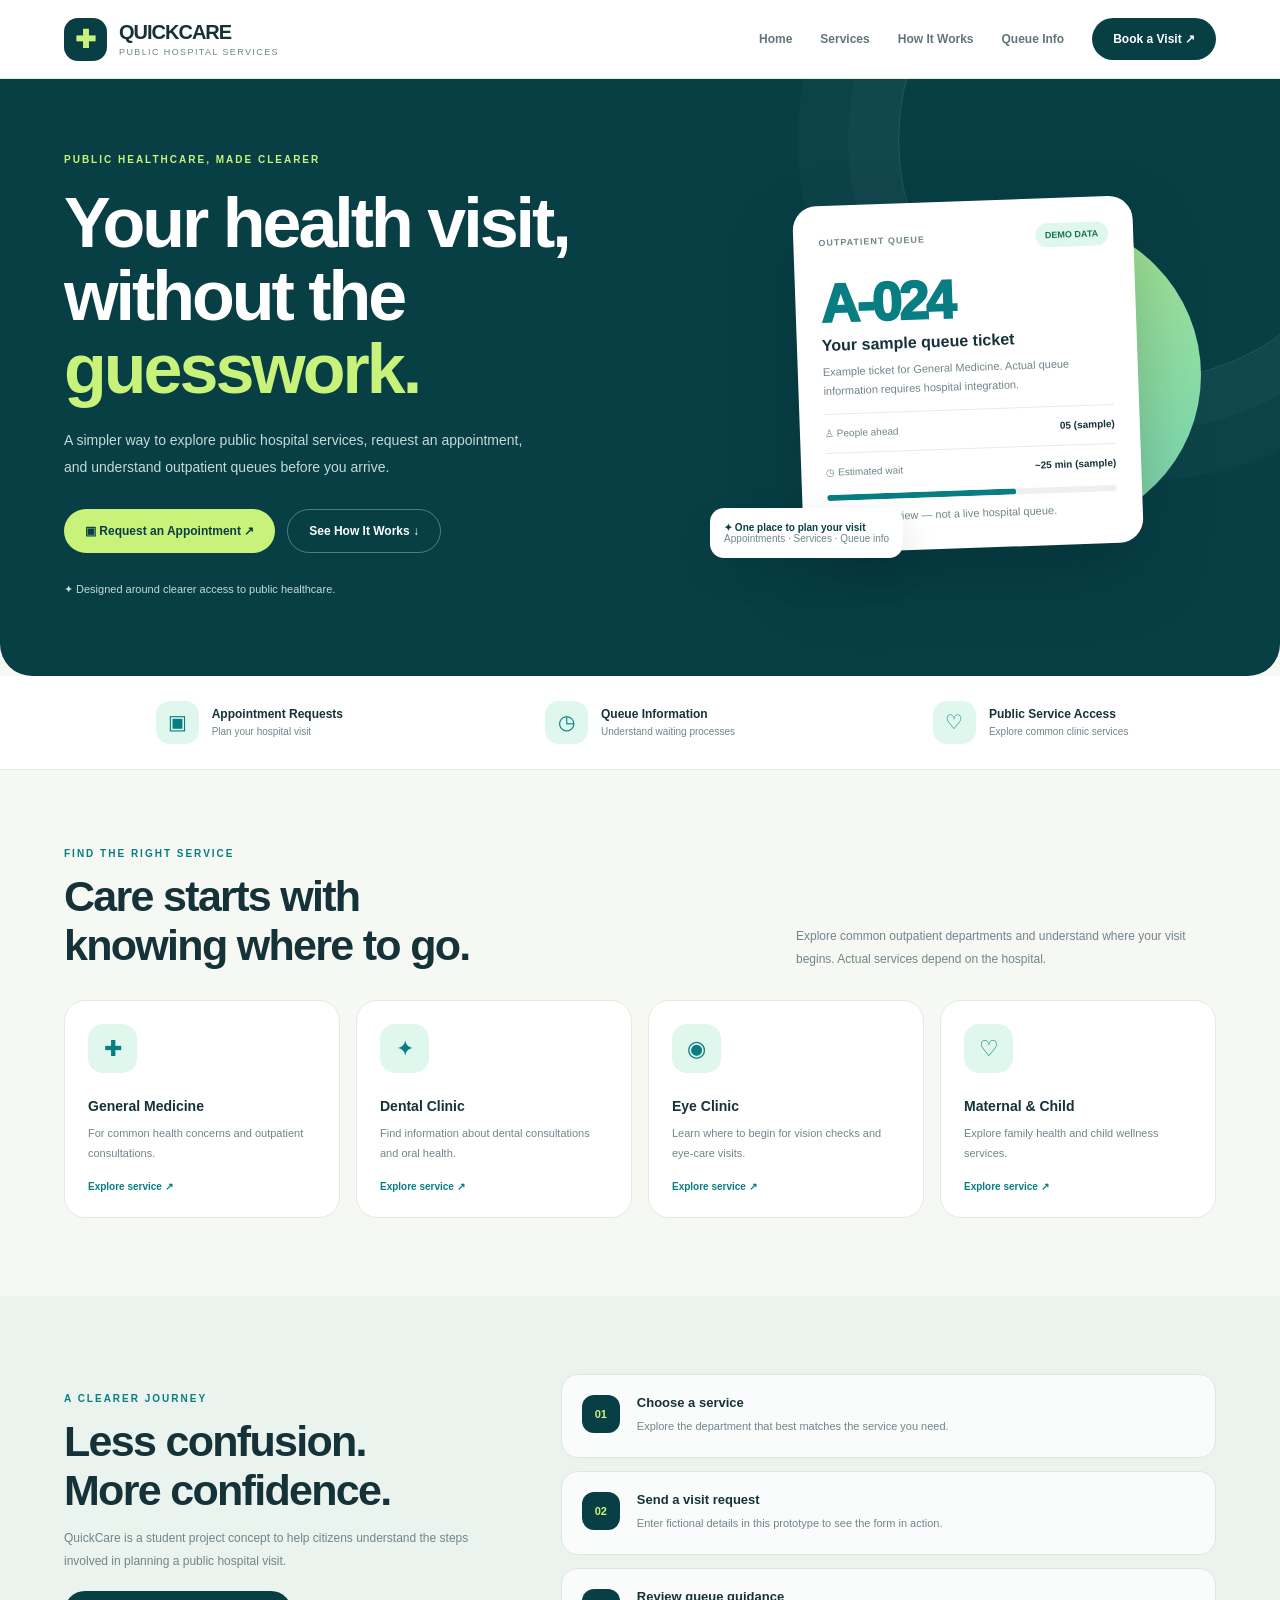
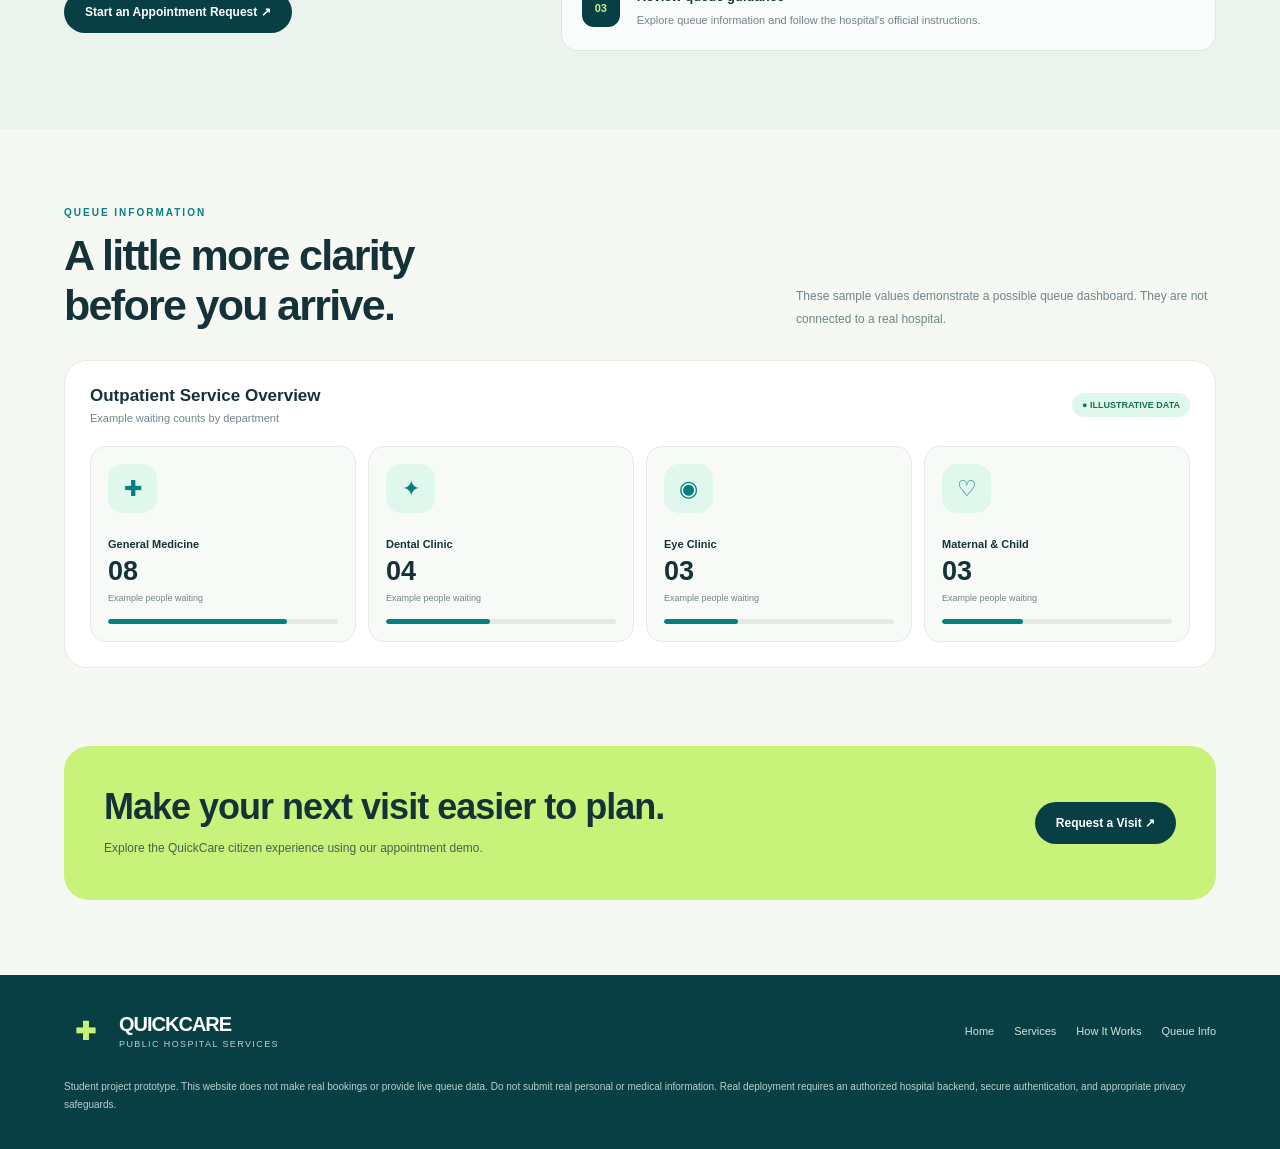
<file: frontend/quickcare-index.html>
<!DOCTYPE html>
<html lang="en">
<head>
<meta charset="UTF-8">
<meta name="viewport" content="width=device-width, initial-scale=1.0">
<title>QuickCare | Public Hospital Services</title>

<style>
:root {
  --dark: #073f45;
  --teal: #087e83;
  --lime: #c9f27b;
  --mint: #e0f7ed;
  --bg: #f6f8f4;
  --muted: #71858a;
  --white: #ffffff;
}

* {
  box-sizing: border-box;
  margin: 0;
  padding: 0;
}

html { scroll-behavior: smooth; }

body {
  font-family: "Segoe UI", Arial, sans-serif;
  background: var(--bg);
  color: #153238;
}

a { text-decoration: none; color: inherit; }
button { font: inherit; cursor: pointer; }

.container {
  width: min(1180px, 90%);
  margin: auto;
}

/* NAVIGATION */

header {
  position: sticky;
  top: 0;
  z-index: 10;
  background: #ffffffed;
  backdrop-filter: blur(15px);
  border-bottom: 1px solid #e5ece6;
}

.navbar {
  min-height: 78px;
  display: flex;
  align-items: center;
  justify-content: space-between;
  gap: 25px;
}

.brand {
  display: flex;
  align-items: center;
  gap: 12px;
}

.logo {
  width: 43px;
  height: 43px;
  background: var(--dark);
  color: var(--lime);
  border-radius: 14px;
  display: grid;
  place-items: center;
  font-size: 25px;
  font-weight: 900;
}

.brand h2 {
  font-size: 20px;
  font-weight: 900;
  letter-spacing: -1px;
}

.brand small {
  display: block;
  color: var(--muted);
  font-size: 9px;
  letter-spacing: 1.4px;
  margin-top: 3px;
}

.nav-links {
  display: flex;
  align-items: center;
  gap: 28px;
  font-size: 12px;
  font-weight: 700;
  color: #62767a;
}

.nav-links a:hover { color: var(--teal); }

.btn {
  border: 0;
  border-radius: 999px;
  padding: 14px 21px;
  font-size: 12px;
  font-weight: 800;
  transition: .25s;
}

.btn-dark {
  background: var(--dark);
  color: white;
}

.btn-dark:hover {
  background: var(--teal);
  transform: translateY(-2px);
}

.btn-lime {
  background: var(--lime);
  color: var(--dark);
}

.btn-lime:hover {
  transform: translateY(-3px);
  box-shadow: 0 10px 25px #00000018;
}

.menu-toggle {
  display: none;
  background: white;
  border: 1px solid #ddd;
  border-radius: 10px;
  padding: 9px 12px;
}

/* HERO SECTION */

.hero {
  background: var(--dark);
  color: white;
  overflow: hidden;
  border-radius: 0 0 32px 32px;
  position: relative;
}

.hero:before {
  content: "";
  position: absolute;
  width: 480px;
  height: 480px;
  border: 1px solid #ffffff20;
  border-radius: 50%;
  right: -100px;
  top: -180px;
  box-shadow:
    0 0 0 50px #ffffff06,
    0 0 0 100px #ffffff05;
}

.hero-content {
  position: relative;
  display: grid;
  grid-template-columns: 1.1fr .9fr;
  align-items: center;
  gap: 50px;
  padding-top: 75px;
  padding-bottom: 80px;
}

.eyebrow {
  color: var(--lime);
  font-size: 10px;
  font-weight: 900;
  letter-spacing: 2px;
}

h1 {
  font-size: clamp(42px, 5.5vw, 70px);
  line-height: 1.04;
  letter-spacing: -3px;
  margin: 22px 0;
}

h1 span { color: var(--lime); }

.hero-description {
  max-width: 480px;
  font-size: 14px;
  line-height: 1.9;
  color: #c5d9d8;
}

.hero-buttons {
  display: flex;
  flex-wrap: wrap;
  gap: 12px;
  margin-top: 28px;
}

.btn-outline {
  border: 1px solid #ffffff50;
  color: white;
  background: transparent;
}

.btn-outline:hover { background: #ffffff15; }

.trust {
  margin-top: 30px;
  font-size: 11px;
  color: #c5d9d8;
}

/* QUEUE TICKET */

.visual {
  position: relative;
  min-height: 390px;
  display: grid;
  place-items: center;
}

.orb {
  position: absolute;
  width: 310px;
  height: 310px;
  background: linear-gradient(135deg, var(--lime), #75d6b8);
  border-radius: 50%;
  right: 15px;
}

.ticket {
  position: relative;
  z-index: 2;
  width: min(340px, 100%);
  background: white;
  color: #153238;
  padding: 25px;
  border-radius: 24px;
  box-shadow: 0 30px 70px #001d2045;
  transform: rotate(-2deg);
}

.ticket-top {
  display: flex;
  align-items: center;
  justify-content: space-between;
  gap: 10px;
}

.ticket-label {
  font-size: 9px;
  color: var(--muted);
  font-weight: 900;
  letter-spacing: 1px;
}

.demo {
  background: var(--mint);
  color: #16734f;
  padding: 7px 10px;
  border-radius: 20px;
  font-size: 9px;
  font-weight: 900;
}

.ticket-number {
  font-size: 54px;
  color: var(--teal);
  font-weight: 950;
  letter-spacing: -3px;
  margin-top: 18px;
}

.ticket h3 {
  font-size: 16px;
  margin-top: 2px;
}

.ticket p {
  color: var(--muted);
  font-size: 11px;
  line-height: 1.7;
  margin-top: 8px;
}

.ticket-line {
  border-top: 1px solid #e5ece6;
  padding-top: 13px;
  margin-top: 14px;
  display: flex;
  justify-content: space-between;
  gap: 8px;
  font-size: 10px;
}

.ticket-line span { color: var(--muted); }

.progress {
  height: 6px;
  background: #edf1eb;
  border-radius: 10px;
  margin-top: 17px;
  overflow: hidden;
}

.progress div {
  height: 100%;
  width: 65%;
  background: var(--teal);
  border-radius: 10px;
}

.floating {
  position: absolute;
  z-index: 3;
  bottom: 12px;
  left: -10px;
  background: white;
  color: var(--dark);
  padding: 14px;
  border-radius: 14px;
  font-size: 10px;
  font-weight: 800;
  box-shadow: 0 15px 35px #001d2020;
}

/* QUICK FEATURES */

.feature-strip {
  background: white;
  border-bottom: 1px solid #e5ece6;
}

.features {
  display: grid;
  grid-template-columns: repeat(3, 1fr);
  gap: 20px;
  padding: 25px 0;
}

.feature {
  display: flex;
  align-items: center;
  justify-content: center;
  gap: 13px;
}

.feature-icon {
  width: 43px;
  height: 43px;
  background: var(--mint);
  color: var(--teal);
  display: grid;
  place-items: center;
  border-radius: 14px;
  font-size: 20px;
}

.feature strong {
  display: block;
  font-size: 12px;
}

.feature small {
  display: block;
  font-size: 10px;
  color: var(--muted);
  margin-top: 5px;
}

/* GENERAL SECTIONS */

.section {
  padding: 78px 0;
}

.section-label {
  color: var(--teal);
  font-size: 10px;
  font-weight: 900;
  letter-spacing: 2px;
  text-transform: uppercase;
}

.section-title {
  font-size: clamp(29px, 3.5vw, 43px);
  letter-spacing: -1.7px;
  line-height: 1.15;
  margin-top: 13px;
}

.section-description {
  max-width: 420px;
  font-size: 12px;
  line-height: 1.9;
  color: var(--muted);
  margin-top: 12px;
}

.section-heading {
  display: flex;
  align-items: end;
  justify-content: space-between;
  gap: 25px;
  margin-bottom: 30px;
}

/* SERVICES */

.service-grid {
  display: grid;
  grid-template-columns: repeat(4, 1fr);
  gap: 16px;
}

.service-card {
  background: white;
  border: 1px solid #e3eae5;
  padding: 23px;
  border-radius: 21px;
  transition: .25s;
}

.service-card:hover {
  transform: translateY(-6px);
  box-shadow: 0 20px 45px #173f3510;
  border-color: #b7d9ce;
}

.service-icon {
  width: 49px;
  height: 49px;
  background: var(--mint);
  color: var(--teal);
  display: grid;
  place-items: center;
  border-radius: 15px;
  font-size: 22px;
  margin-bottom: 25px;
}

.service-card h3 {
  font-size: 14px;
  margin-bottom: 10px;
}

.service-card p {
  color: var(--muted);
  font-size: 11px;
  line-height: 1.8;
}

.service-card a {
  display: inline-block;
  margin-top: 17px;
  color: var(--teal);
  font-size: 10px;
  font-weight: 900;
}

/* HOW IT WORKS */

.how-section { background: #eaf3ed; }

.how-grid {
  display: grid;
  grid-template-columns: .8fr 1.2fr;
  gap: 60px;
  align-items: center;
}

.steps {
  display: grid;
  gap: 13px;
}

.step {
  display: flex;
  gap: 17px;
  padding: 20px;
  background: #ffffffc9;
  border: 1px solid #dce8df;
  border-radius: 17px;
}

.step-number {
  width: 38px;
  height: 38px;
  flex-shrink: 0;
  background: var(--dark);
  color: var(--lime);
  border-radius: 12px;
  display: grid;
  place-items: center;
  font-size: 11px;
  font-weight: 900;
}

.step h3 { font-size: 13px; margin-bottom: 7px; }

.step p {
  color: var(--muted);
  font-size: 11px;
  line-height: 1.8;
}

/* QUEUE DEPARTMENTS */

.queue-board {
  padding: 25px;
  background: white;
  border: 1px solid #e3eae5;
  border-radius: 23px;
}

.queue-heading {
  display: flex;
  justify-content: space-between;
  align-items: center;
  gap: 15px;
  margin-bottom: 22px;
}

.queue-heading h3 { font-size: 17px; }

.queue-heading p {
  color: var(--muted);
  font-size: 11px;
  margin-top: 6px;
}

.queue-grid {
  display: grid;
  grid-template-columns: repeat(4, 1fr);
  gap: 12px;
}

.department {
  background: #f8faf7;
  border: 1px solid #e5ece6;
  padding: 17px;
  border-radius: 16px;
}

.department h4 {
  font-size: 11px;
  margin: 15px 0 6px;
}

.department .count {
  font-size: 27px;
  font-weight: 900;
}

.department small {
  color: var(--muted);
  font-size: 9px;
}

.department .bar {
  height: 5px;
  background: #e4ebe5;
  border-radius: 9px;
  margin-top: 14px;
  overflow: hidden;
}

.department .bar div {
  height: 100%;
  background: var(--teal);
  border-radius: 9px;
}

/* CALL TO ACTION */

.cta {
  padding: 0 0 75px;
}

.cta-box {
  background: var(--lime);
  padding: 40px;
  border-radius: 25px;
  display: flex;
  justify-content: space-between;
  align-items: center;
  gap: 25px;
}

.cta-box h2 {
  font-size: clamp(25px, 3vw, 36px);
  letter-spacing: -1px;
  margin-bottom: 10px;
}

.cta-box p {
  color: #486052;
  font-size: 12px;
  line-height: 1.8;
}

/* FOOTER */

footer {
  background: var(--dark);
  color: white;
  padding: 35px 0;
}

.footer-content {
  display: flex;
  align-items: center;
  justify-content: space-between;
  gap: 25px;
}

.footer-links {
  display: flex;
  flex-wrap: wrap;
  gap: 20px;
  font-size: 11px;
  color: #d2e4df;
}

.disclaimer {
  margin-top: 25px;
  font-size: 10px;
  color: #b9d0ce;
  line-height: 1.8;
}

/* APPOINTMENT POPUP */

.modal-bg {
  display: none;
  position: fixed;
  inset: 0;
  z-index: 30;
  background: #062e32bb;
  backdrop-filter: blur(5px);
  align-items: center;
  justify-content: center;
  padding: 20px;
}

.modal {
  background: white;
  width: min(450px, 100%);
  max-height: 90vh;
  overflow-y: auto;
  border-radius: 22px;
  padding: 27px;
}

.modal-top {
  display: flex;
  justify-content: space-between;
  gap: 15px;
}

.modal h2 {
  font-size: 24px;
  margin-bottom: 9px;
}

.modal p {
  color: var(--muted);
  font-size: 11px;
  line-height: 1.8;
}

.close {
  border: 0;
  background: #eef3ee;
  width: 34px;
  height: 34px;
  border-radius: 50%;
  font-size: 20px;
}

.field { margin-top: 16px; }

.field label {
  display: block;
  font-size: 11px;
  font-weight: 800;
  margin-bottom: 7px;
}

.field input, .field select {
  width: 100%;
  padding: 13px;
  border: 1px solid #dfe8e2;
  border-radius: 10px;
  background: #fbfcfa;
  outline: none;
}

.field input:focus, .field select:focus {
  border-color: var(--teal);
}

.notice {
  margin: 16px 0;
  padding: 12px;
  border-radius: 10px;
  background: #fff5e7;
  color: #815c2a;
  font-size: 10px;
  line-height: 1.7;
}

.toast {
  display: none;
  position: fixed;
  z-index: 40;
  bottom: 20px;
  left: 50%;
  transform: translateX(-50%);
  background: var(--dark);
  color: white;
  padding: 15px 20px;
  border-radius: 12px;
  font-size: 11px;
  max-width: 90%;
}

/* MOBILE RESPONSIVENESS */

@media (max-width: 900px) {
  .nav-links { gap: 14px; }
  .hero-content { gap: 25px; }
  .service-grid, .queue-grid {
    grid-template-columns: repeat(2, 1fr);
  }
  .how-grid { gap: 30px; }
}

@media (max-width: 650px) {
  .navbar { min-height: 70px; }
  .menu-toggle { display: block; }

  .nav-links {
    display: none;
    position: absolute;
    top: 70px;
    left: 0;
    right: 0;
    padding: 20px 5%;
    background: white;
    flex-direction: column;
    align-items: stretch;
  }

  .nav-links.open { display: flex; }
  .nav-links a { padding: 12px 0; }

  .hero { border-radius: 0 0 24px 24px; }

  .hero-content {
    grid-template-columns: 1fr;
    padding-top: 50px;
    padding-bottom: 45px;
  }

  h1 { letter-spacing: -2px; }

  .visual { min-height: 350px; }

  .orb {
    width: 260px;
    height: 260px;
    right: 5%;
  }

  .floating { left: 0; bottom: 0; }

  .features { grid-template-columns: 1fr; }
  .feature { justify-content: flex-start; }

  .section { padding: 55px 0; }

  .section-heading {
    align-items: flex-start;
    flex-direction: column;
  }

  .service-grid { gap: 10px; }
  .service-card { padding: 16px; }

  .how-grid { grid-template-columns: 1fr; }

  .queue-board { padding: 14px; }
  .department { padding: 12px; }

  .cta-box {
    padding: 27px 22px;
    align-items: flex-start;
    flex-direction: column;
  }

  .footer-content {
    align-items: flex-start;
    flex-direction: column;
  }
}

@media (max-width: 390px) {
  .service-grid { grid-template-columns: 1fr; }
}
</style>
</head>

<body>

<header>
  <div class="container navbar">
    <a href="#home" class="brand">
      <div class="logo">✚</div>
      <div>
        <h2>QUICKCARE</h2>
        <small>PUBLIC HOSPITAL SERVICES</small>
      </div>
    </a>

    <button class="menu-toggle" id="menuToggle"
      aria-label="Toggle navigation" aria-expanded="false">☰</button>

    <nav class="nav-links" id="navLinks">
      <a href="#home">Home</a>
      <a href="#services">Services</a>
      <a href="#how">How It Works</a>
      <a href="#queue">Queue Info</a>
      <button class="btn btn-dark open-booking">Book a Visit ↗</button>
    </nav>
  </div>
</header>

<main>

<!-- HERO -->
<section class="hero" id="home">
  <div class="container hero-content">
    <div>
      <div class="eyebrow">PUBLIC HEALTHCARE, MADE CLEARER</div>

      <h1>
        Your health visit,<br>
        without the <span>guesswork.</span>
      </h1>

      <p class="hero-description">
        A simpler way to explore public hospital services, request
        an appointment, and understand outpatient queues before
        you arrive.
      </p>

      <div class="hero-buttons">
        <button class="btn btn-lime open-booking">
          ▣ Request an Appointment ↗
        </button>
        <a class="btn btn-outline" href="#how">See How It Works ↓</a>
      </div>

      <div class="trust">
        ✦ Designed around clearer access to public healthcare.
      </div>
    </div>

    <div class="visual">
      <div class="orb"></div>

      <div class="ticket">
        <div class="ticket-top">
          <span class="ticket-label">OUTPATIENT QUEUE</span>
          <span class="demo">DEMO DATA</span>
        </div>

        <div class="ticket-number">A-024</div>
        <h3>Your sample queue ticket</h3>

        <p>
          Example ticket for General Medicine. Actual queue
          information requires hospital integration.
        </p>

        <div class="ticket-line">
          <span>♙ People ahead</span>
          <strong>05 (sample)</strong>
        </div>

        <div class="ticket-line">
          <span>◷ Estimated wait</span>
          <strong>~25 min (sample)</strong>
        </div>

        <div class="progress"><div></div></div>

        <p>Illustrative preview — not a live hospital queue.</p>
      </div>

      <div class="floating">
        ✦ One place to plan your visit<br>
        <span style="color:#71858a;font-weight:500">
          Appointments · Services · Queue info
        </span>
      </div>
    </div>
  </div>
</section>

<!-- QUICK FEATURES -->
<div class="feature-strip">
  <div class="container features">
    <div class="feature">
      <div class="feature-icon">▣</div>
      <div>
        <strong>Appointment Requests</strong>
        <small>Plan your hospital visit</small>
      </div>
    </div>

    <div class="feature">
      <div class="feature-icon">◷</div>
      <div>
        <strong>Queue Information</strong>
        <small>Understand waiting processes</small>
      </div>
    </div>

    <div class="feature">
      <div class="feature-icon">♡</div>
      <div>
        <strong>Public Service Access</strong>
        <small>Explore common clinic services</small>
      </div>
    </div>
  </div>
</div>

<!-- SERVICES -->
<section class="section" id="services">
  <div class="container">
    <div class="section-heading">
      <div>
        <div class="section-label">Find the right service</div>
        <h2 class="section-title">
          Care starts with<br>knowing where to go.
        </h2>
      </div>

      <p class="section-description">
        Explore common outpatient departments and understand
        where your visit begins. Actual services depend on the hospital.
      </p>
    </div>

    <div class="service-grid">
      <article class="service-card">
        <div class="service-icon">✚</div>
        <h3>General Medicine</h3>
        <p>For common health concerns and outpatient consultations.</p>
        <a href="#queue">Explore service ↗</a>
      </article>

      <article class="service-card">
        <div class="service-icon">✦</div>
        <h3>Dental Clinic</h3>
        <p>Find information about dental consultations and oral health.</p>
        <a href="#queue">Explore service ↗</a>
      </article>

      <article class="service-card">
        <div class="service-icon">◉</div>
        <h3>Eye Clinic</h3>
        <p>Learn where to begin for vision checks and eye-care visits.</p>
        <a href="#queue">Explore service ↗</a>
      </article>

      <article class="service-card">
        <div class="service-icon">♡</div>
        <h3>Maternal & Child</h3>
        <p>Explore family health and child wellness services.</p>
        <a href="#queue">Explore service ↗</a>
      </article>
    </div>
  </div>
</section>

<!-- HOW IT WORKS -->
<section class="section how-section" id="how">
  <div class="container how-grid">
    <div>
      <div class="section-label">A clearer journey</div>

      <h2 class="section-title">
        Less confusion.<br>More confidence.
      </h2>

      <p class="section-description">
        QuickCare is a student project concept to help citizens
        understand the steps involved in planning a public hospital visit.
      </p>

      <br>

      <button class="btn btn-dark open-booking">
        Start an Appointment Request ↗
      </button>
    </div>

    <div class="steps">
      <article class="step">
        <div class="step-number">01</div>
        <div>
          <h3>Choose a service</h3>
          <p>Explore the department that best matches the service you need.</p>
        </div>
      </article>

      <article class="step">
        <div class="step-number">02</div>
        <div>
          <h3>Send a visit request</h3>
          <p>Enter fictional details in this prototype to see the form in action.</p>
        </div>
      </article>

      <article class="step">
        <div class="step-number">03</div>
        <div>
          <h3>Review queue guidance</h3>
          <p>Explore queue information and follow the hospital's official instructions.</p>
        </div>
      </article>
    </div>
  </div>
</section>

<!-- QUEUE INFORMATION -->
<section class="section" id="queue">
  <div class="container">
    <div class="section-heading">
      <div>
        <div class="section-label">Queue information</div>
        <h2 class="section-title">
          A little more clarity<br>before you arrive.
        </h2>
      </div>

      <p class="section-description">
        These sample values demonstrate a possible queue dashboard.
        They are not connected to a real hospital.
      </p>
    </div>

    <div class="queue-board">
      <div class="queue-heading">
        <div>
          <h3>Outpatient Service Overview</h3>
          <p>Example waiting counts by department</p>
        </div>
        <span class="demo">● ILLUSTRATIVE DATA</span>
      </div>

      <div class="queue-grid">
        <article class="department">
          <div class="service-icon">✚</div>
          <h4>General Medicine</h4>
          <div class="count">08</div>
          <small>Example people waiting</small>
          <div class="bar"><div style="width:78%"></div></div>
        </article>

        <article class="department">
          <div class="service-icon">✦</div>
          <h4>Dental Clinic</h4>
          <div class="count">04</div>
          <small>Example people waiting</small>
          <div class="bar"><div style="width:45%"></div></div>
        </article>

        <article class="department">
          <div class="service-icon">◉</div>
          <h4>Eye Clinic</h4>
          <div class="count">03</div>
          <small>Example people waiting</small>
          <div class="bar"><div style="width:32%"></div></div>
        </article>

        <article class="department">
          <div class="service-icon">♡</div>
          <h4>Maternal & Child</h4>
          <div class="count">03</div>
          <small>Example people waiting</small>
          <div class="bar"><div style="width:35%"></div></div>
        </article>
      </div>
    </div>
  </div>
</section>

<!-- CALL TO ACTION -->
<section class="cta">
  <div class="container cta-box">
    <div>
      <h2>Make your next visit easier to plan.</h2>
      <p>Explore the QuickCare citizen experience using our appointment demo.</p>
    </div>

    <button class="btn btn-dark open-booking">
      Request a Visit ↗
    </button>
  </div>
</section>

</main>

<!-- FOOTER -->
<footer>
  <div class="container">
    <div class="footer-content">
      <a href="#home" class="brand">
        <div class="logo">✚</div>
        <div>
          <h2 style="color:white">QUICKCARE</h2>
          <small style="color:#b9d0ce">PUBLIC HOSPITAL SERVICES</small>
        </div>
      </a>

      <div class="footer-links">
        <a href="#home">Home</a>
        <a href="#services">Services</a>
        <a href="#how">How It Works</a>
        <a href="#queue">Queue Info</a>
      </div>
    </div>

    <p class="disclaimer">
      Student project prototype. This website does not make real bookings
      or provide live queue data. Do not submit real personal or medical
      information. Real deployment requires an authorized hospital backend,
      secure authentication, and appropriate privacy safeguards.
    </p>
  </div>
</footer>

<!-- APPOINTMENT POPUP -->
<div class="modal-bg" id="modalBg" role="dialog"
     aria-modal="true" aria-labelledby="modalTitle">

  <div class="modal">
    <div class="modal-top">
      <div>
        <div class="section-label">QUICKCARE / DEMO</div>
        <h2 id="modalTitle">Request a Visit</h2>
        <p>
          Try this sample form with fictional information.
          It will not send or save a real booking.
        </p>
      </div>

      <button class="close" id="closeModal" aria-label="Close">×</button>
    </div>

    <form id="bookingForm">
      <div class="field">
        <label for="fullName">Demo name</label>
        <input id="fullName" maxlength="70"
               placeholder="e.g. Alex Example" required>
      </div>

      <div class="field">
        <label for="service">Hospital department</label>
        <select id="service" required>
          <option value="">Choose a department</option>
          <option>General Medicine</option>
          <option>Dental Clinic</option>
          <option>Eye Clinic</option>
          <option>Maternal & Child</option>
        </select>
      </div>

      <div class="field">
        <label for="visitDate">Preferred date</label>
        <input id="visitDate" type="date" required>
      </div>

      <div class="field">
        <label for="visitType">Visit type</label>
        <select id="visitType" required>
          <option value="">Choose visit type</option>
          <option>First visit</option>
          <option>Follow-up visit</option>
          <option>Routine consultation</option>
        </select>
      </div>

      <div class="notice">
        Demo only: use fictional details. This form does not reserve
        an appointment or connect to a real hospital.
      </div>

      <button class="btn btn-dark" type="submit" style="width:100%">
        Preview Request ↗
      </button>
    </form>
  </div>
</div>

<div class="toast" id="toast" role="status" aria-live="polite"></div>

<script>
const modal = document.getElementById("modalBg");
const toast = document.getElementById("toast");
const navLinks = document.getElementById("navLinks");
const menuToggle = document.getElementById("menuToggle");

function openModal() {
  modal.style.display = "flex";
  document.getElementById("fullName").focus();
}

function closeModal() {
  modal.style.display = "none";
}

document.querySelectorAll(".open-booking").forEach(button => {
  button.addEventListener("click", openModal);
});

document.getElementById("closeModal")
  .addEventListener("click", closeModal);

modal.addEventListener("click", event => {
  if (event.target === modal) closeModal();
});

document.addEventListener("keydown", event => {
  if (event.key === "Escape") closeModal();
});

menuToggle.addEventListener("click", () => {
  const isOpen = navLinks.classList.toggle("open");

  menuToggle.setAttribute("aria-expanded", String(isOpen));
  menuToggle.textContent = isOpen ? "×" : "☰";
});

navLinks.querySelectorAll("a").forEach(link => {
  link.addEventListener("click", () => {
    navLinks.classList.remove("open");
    menuToggle.setAttribute("aria-expanded", "false");
    menuToggle.textContent = "☰";
  });
});

// Prevent selecting a past date in the demo form.
const dateInput = document.getElementById("visitDate");
const today = new Date();

dateInput.min =
  today.getFullYear() + "-" +
  String(today.getMonth() + 1).padStart(2, "0") + "-" +
  String(today.getDate()).padStart(2, "0");

function showToast(message) {
  toast.textContent = message;
  toast.style.display = "block";

  clearTimeout(showToast.timer);

  showToast.timer = setTimeout(() => {
    toast.style.display = "none";
  }, 4500);
}

document.getElementById("bookingForm")
  .addEventListener("submit", event => {
    event.preventDefault();

    const department = document.getElementById("service").value;
    const date = dateInput.value;

    if (!event.target.reportValidity()) return;

    closeModal();
    event.target.reset();

    showToast(
      "Demo request previewed for " + department +
      " on " + date + ". No real appointment was booked."
    );
  });
</script>
    <script src="js/landing.js"></script>
</body>
</html>
</file>
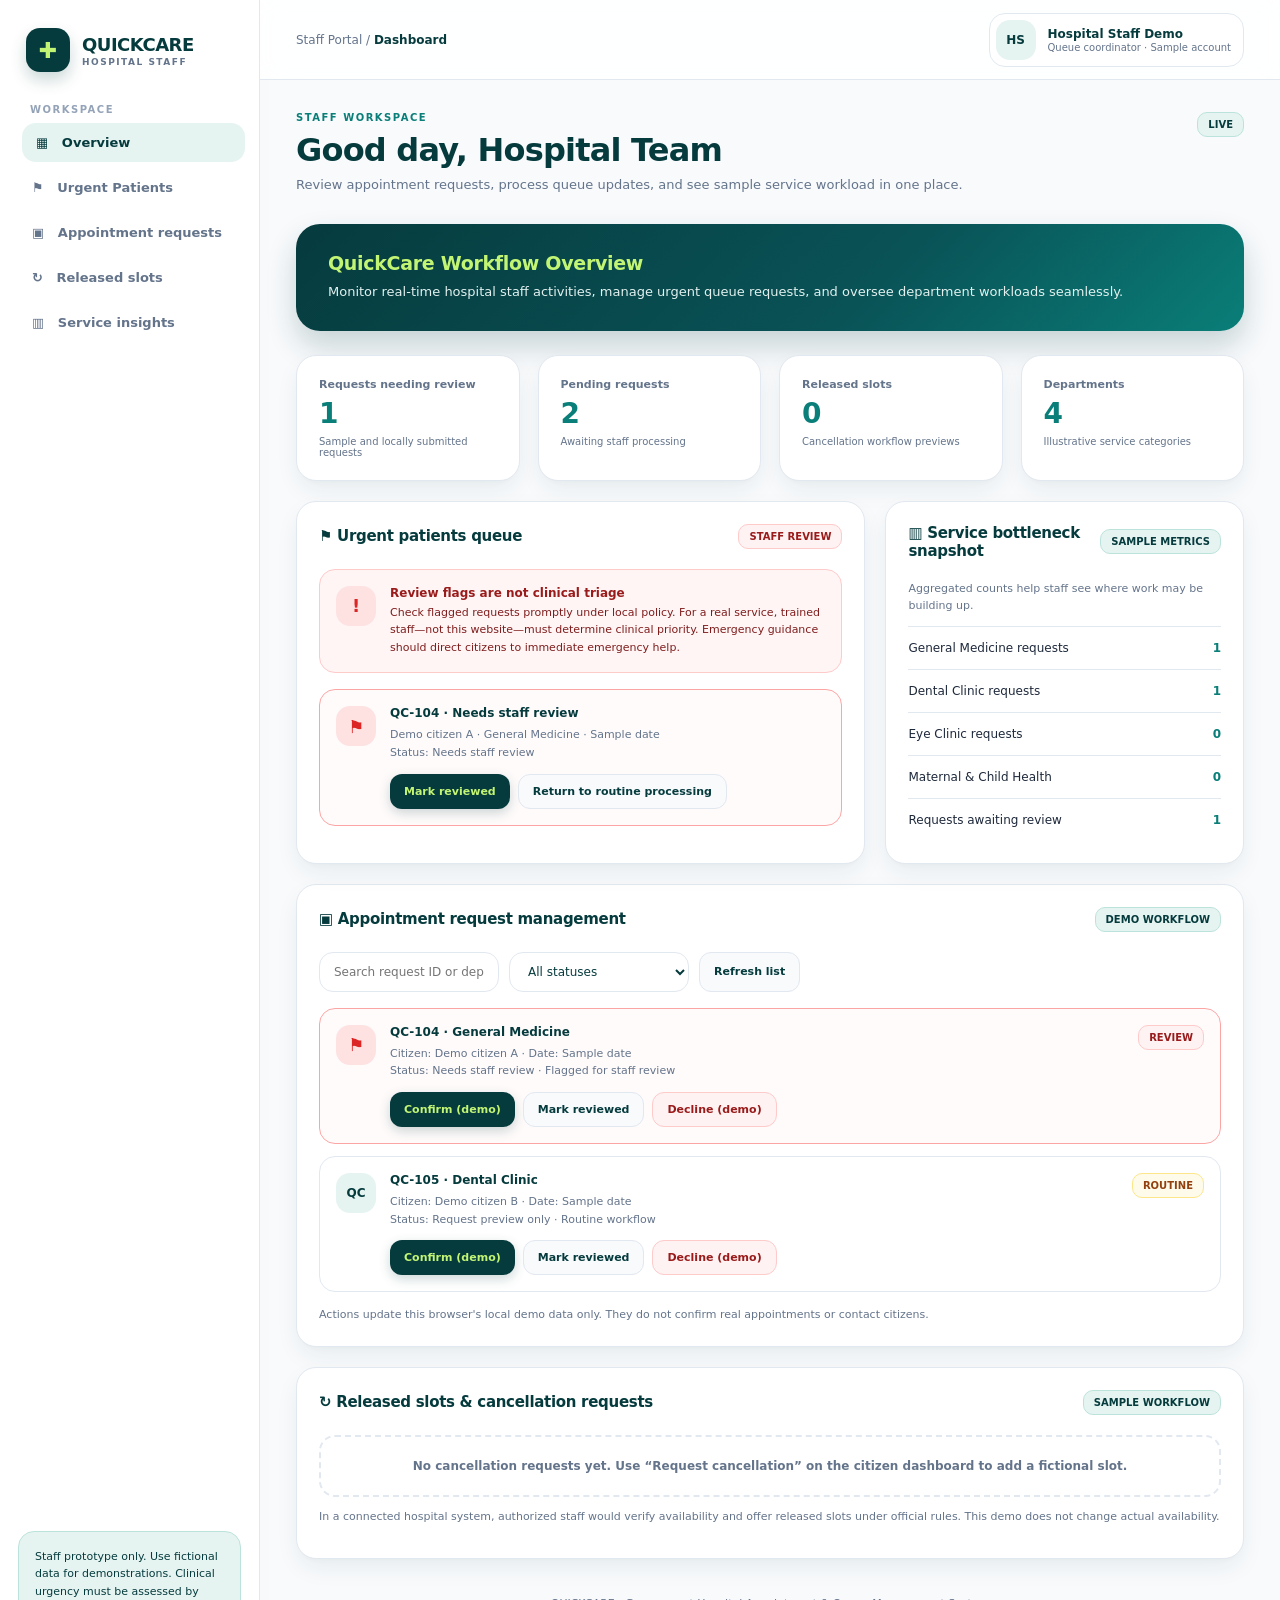
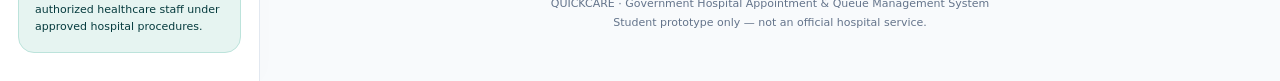
<file: frontend/quickcare-staff-dashboard-updated.html>
<!doctype html>
<html lang="en">
<head>
    <meta charset="utf-8">
    <meta name="viewport" content="width=device-width, initial-scale=1">
    <meta name="description" content="QuickCare hospital staff dashboard prototype">
    <title>Staff Dashboard | QUICKCARE</title>
    <link rel="stylesheet" href="css/staff-style.css">
</head>
<body>
    <div class="app">
        <!-- SIDEBAR -->
        <aside class="sidebar">
            <a class="brand" href="#dashboard">
                <span class="brand-icon">✚</span>
                <span>
                    <span class="brand-name">QUICKCARE</span>
                    <span class="brand-sub">HOSPITAL STAFF</span>
                </span>
            </a>
            <div>
                <div class="nav-label">WORKSPACE</div>
                <nav class="nav">
                    <a class="active" href="#dashboard">▦ &nbsp; Overview</a>
                    <a href="#priority">⚑ &nbsp; Urgent Patients</a>
                    <a href="#appointments">▣ &nbsp; Appointment requests</a>
                    <a href="#released-slots">↻ &nbsp; Released slots</a>
                    <a href="#bottlenecks">▥ &nbsp; Service insights</a>
                </nav>
            </div>
            <div class="notice">
                Staff prototype only. Use fictional data for demonstrations. Clinical urgency must be assessed by authorized healthcare staff under approved hospital procedures.
            </div>
        </aside>

        <!-- MAIN CONTENT -->
        <main class="main" id="dashboard">
            <header class="topbar">
                <div class="crumb">Staff Portal / <strong>Dashboard</strong></div>
                <div class="profile">
                    <div class="avatar">HS</div>
                    <div>
                        <div class="profile-name">Hospital Staff Demo</div>
                        <div class="profile-role">Queue coordinator · Sample account</div>
                    </div>
                </div>
            </header>

            <div class="content">
                <!-- WELCOME SECTION -->
                <section class="welcome">
                    <div>
                        <div class="eyebrow">Staff workspace</div>
                        <h1>Good day, Hospital Team</h1>
                        <p>Review appointment requests, process queue updates, and see sample service workload in one place.</p>
                    </div>
                    <span class="pill">LIVE</span>
                </section>

                <!-- BANNER -->
                <section class="banner">
                    <strong>QuickCare Workflow Overview</strong>
                        <p>Monitor real-time hospital staff activities, manage urgent queue requests, and oversee department workloads seamlessly.</p>
                </section>

                <!-- STATS GRID -->
                <section class="stats" aria-label="Service overview">
                    <article class="stat">
                        <div class="stat-label">Requests needing review</div>
                        <div class="stat-number" id="reviewCount">1</div>
                        <div class="stat-foot">Sample and locally submitted requests</div>
                    </article>
                    <article class="stat">
                        <div class="stat-label">Pending requests</div>
                        <div class="stat-number" id="pendingCount">2</div>
                        <div class="stat-foot">Awaiting staff processing</div>
                    </article>
                    <article class="stat">
                        <div class="stat-label">Released slots</div>
                        <div class="stat-number" id="slotCount">0</div>
                        <div class="stat-foot">Cancellation workflow previews</div>
                    </article>
                    <article class="stat">
                        <div class="stat-label">Departments</div>
                        <div class="stat-number">4</div>
                        <div class="stat-foot">Illustrative service categories</div>
                    </article>
                </section>

                <!-- CONTENT GRID -->
                <div class="grid">
                    <!-- URGENT PATIENTS -->
                    <section class="panel" id="priority">
                        <div class="panel-head">
                            <h2>⚑ Urgent patients queue</h2>
                            <span class="pill pill-red">STAFF REVIEW</span>
                        </div>
                        <div class="priority-banner">
                            <span class="priority-icon">!</span>
                            <div>
                                <strong>Review flags are not clinical triage</strong>
                                <p>Check flagged requests promptly under local policy. For a real service, trained staff—not this website—must determine clinical priority. Emergency guidance should direct citizens to immediate emergency help.</p>
                            </div>
                        </div>
                        <div class="queue-list" id="priorityList"></div>
                    </section>

                    <!-- SERVICE BOTTLENECK -->
                    <section class="panel" id="bottlenecks">
                        <div class="panel-head">
                            <h2>▥ Service bottleneck snapshot</h2>
                            <span class="pill">SAMPLE METRICS</span>
                        </div>
                        <p class="muted">Aggregated counts help staff see where work may be building up.</p>
                        <div class="metric-row"><span>General Medicine requests</span><strong id="generalCount">1</strong></div>
                        <div class="metric-row"><span>Dental Clinic requests</span><strong id="dentalCount">1</strong></div>
                        <div class="metric-row"><span>Eye Clinic requests</span><strong id="eyeCount">0</strong></div>
                        <div class="metric-row"><span>Maternal & Child Health</span><strong id="maternalCount">0</strong></div>
                        <div class="metric-row"><span>Requests awaiting review</span><strong id="bottleneckReview">1</strong></div>
                    </section>
                </div>

                <!-- APPOINTMENT REQUEST MANAGEMENT -->
                <section class="panel" id="appointments" style="margin-top:20px">
                    <div class="panel-head">
                        <h2>▣ Appointment request management</h2>
                        <span class="pill">DEMO WORKFLOW</span>
                    </div>
                    <div class="filter-row">
                        <input id="searchRequests" placeholder="Search request ID or department…" aria-label="Search requests">
                        <select id="statusFilter" aria-label="Filter status">
                            <option value="all">All statuses</option>
                            <option value="Request preview only">Request preview only</option>
                            <option value="Needs staff review">Needs staff review</option>
                            <option value="Reviewed">Reviewed</option>
                            <option value="Confirmed (demo)">Confirmed (demo)</option>
                            <option value="Declined (demo)">Declined (demo)</option>
                        </select>
                        <button class="btn btn-light" id="refreshButton">Refresh list</button>
                    </div>
                    <div class="queue-list" id="requestList"></div>
                    <p class="muted" style="margin:14px 0 0">Actions update this browser's local demo data only. They do not confirm real appointments or contact citizens.</p>
                </section>

                <!-- RELEASED SLOTS -->
                <section class="panel" id="released-slots" style="margin-top:20px">
                    <div class="panel-head">
                        <h2>↻ Released slots & cancellation requests</h2>
                        <span class="pill">SAMPLE WORKFLOW</span>
                    </div>
                    <div id="slotList"></div>
                    <p class="muted">In a connected hospital system, authorized staff would verify availability and offer released slots under official rules. This demo does not change actual availability.</p>
                </section>

                <!-- FOOTER -->
                <footer class="footer">
                    QUICKCARE · Government Hospital Appointment & Queue Management System<br>
                    Student prototype only — not an official hospital service.
                </footer>
            </div>
        </main>
    </div>

    <!-- TOAST NOTIFICATION -->
    <div class="toast" id="toast" role="status" aria-live="polite"></div>

    <!-- SCRIPT -->
    <script>
        const KEYS = { requests: 'quickcareDemoRequests', notifications: 'quickcareDemoNotifications', slots: 'quickcareDemoReleasedSlots' };
        const seedRequests = [
            { id: 'QC-104', name: 'Demo citizen A', department: 'General Medicine', date: 'Sample date', status: 'Needs staff review', priority: 'review', createdAt: new Date().toISOString() },
            { id: 'QC-105', name: 'Demo citizen B', department: 'Dental Clinic', date: 'Sample date', status: 'Request preview only', priority: 'routine', createdAt: new Date().toISOString() }
        ];
        function read(key, fallback) { try { const value = localStorage.getItem(key); return value ? JSON.parse(value) : fallback } catch { return fallback } }
        function write(key, value) { try { localStorage.setItem(key, JSON.stringify(value)) } catch {} }
        function escapeHTML(value) { return String(value ?? '').replace(/[&<>"']/g, c => ({ '&': '&amp;', '<': '&lt;', '>': '&gt;', '"': '&quot;', "'": '&#39;' }[c])) }
        function toast(message) { const el = document.getElementById('toast'); el.textContent = message; el.style.display = 'block'; clearTimeout(toast.timer); toast.timer = setTimeout(() => el.style.display = 'none', 3200) }
        function allRequests() { const saved = read(KEYS.requests, null); return Array.isArray(saved) ? saved : seedRequests }
        function render() {
            const requests = allRequests(); const slots = read(KEYS.slots, []);
            const priority = requests.filter(r => r.priority === 'review' && r.status !== 'Reviewed' && r.status !== 'Declined (demo)');
            document.getElementById('reviewCount').textContent = priority.length;
            document.getElementById('pendingCount').textContent = requests.filter(r => !['Reviewed', 'Confirmed (demo)', 'Declined (demo)'].includes(r.status)).length;
            document.getElementById('slotCount').textContent = slots.length;
            document.getElementById('bottleneckReview').textContent = priority.length;
            const deptMap = { 'General Medicine': 'generalCount', 'Dental Clinic': 'dentalCount', 'Eye Clinic': 'eyeCount', 'Maternal and Child Health': 'maternalCount' };
            Object.entries(deptMap).forEach(([dept, id]) => document.getElementById(id).textContent = requests.filter(r => r.department === dept).length);
            document.getElementById('priorityList').innerHTML = priority.length ? priority.map(r => `<article class="queue-row priority"><span class="priority-icon">⚑</span><div class="queue-copy"><strong>${escapeHTML(r.id)} · Needs staff review</strong><p>${escapeHTML(r.name || 'Demo citizen')} · ${escapeHTML(r.department || 'Department not specified')} · ${escapeHTML(r.date || 'Date pending')}<br>Status: ${escapeHTML(r.status)}</p><div class="actions"><button class="btn btn-primary" data-update="${escapeHTML(r.id)}" data-status="Reviewed">Mark reviewed</button><button class="btn btn-light" data-update="${escapeHTML(r.id)}" data-status="Request preview only">Return to routine processing</button></div></div></article>`).join('') : '<div class="empty">No requests currently need review in this demo.</div>';
            const search = document.getElementById('searchRequests').value.trim().toLowerCase(); const filter = document.getElementById('statusFilter').value;
            const filtered = requests.filter(r => (!search || String(r.id + ' ' + r.department + ' ' + r.name).toLowerCase().includes(search)) && (filter === 'all' || r.status === filter));
            document.getElementById('requestList').innerHTML = filtered.length ? filtered.map(r => `<article class="queue-row ${r.priority === 'review' ? 'priority' : ''}"><span class="${r.priority === 'review' ? 'priority-icon' : 'avatar'}">${r.priority === 'review' ? '⚑' : 'QC'}</span><div class="queue-copy"><strong>${escapeHTML(r.id)} · ${escapeHTML(r.department || 'Department not specified')}</strong><p>Citizen: ${escapeHTML(r.name || 'Demo citizen')} · Date: ${escapeHTML(r.date || 'Not selected')}<br>Status: ${escapeHTML(r.status || 'Request preview only')} · ${r.priority === 'review' ? 'Flagged for staff review' : 'Routine workflow'}</p><div class="actions"><button class="btn btn-primary" data-update="${escapeHTML(r.id)}" data-status="Confirmed (demo)">Confirm (demo)</button><button class="btn btn-light" data-update="${escapeHTML(r.id)}" data-status="Reviewed">Mark reviewed</button><button class="btn btn-danger" data-update="${escapeHTML(r.id)}" data-status="Declined (demo)">Decline (demo)</button></div></div><span class="pill ${r.priority === 'review' ? 'pill-red' : 'pill-amber'}">${r.priority === 'review' ? 'REVIEW' : 'ROUTINE'}</span></article>`).join('') : '<div class="empty">No matching requests. Try another filter or submit a sample request from the citizen dashboard.</div>';
            document.getElementById('slotList').innerHTML = slots.length ? slots.map(s => `<div class="slot-row"><div><strong>${escapeHTML(s.department)} · ${escapeHTML(s.date)} ${escapeHTML(s.time)}</strong><span class="muted">${escapeHTML(s.id)} · ${escapeHTML(s.status)}</span></div><button class="btn btn-light" data-slot="${escapeHTML(s.id)}">Mark reviewed</button></div>`).join('') : '<div class="empty">No cancellation requests yet. Use “Request cancellation” on the citizen dashboard to add a fictional slot.</div>';
        }
        document.addEventListener('click', event => {
            const update = event.target.closest('[data-update]');
            if (update) { const requests = allRequests(); const r = requests.find(x => x.id === update.dataset.update); if (r) { r.status = update.dataset.status; if (r.status === 'Reviewed') r.priority = 'routine'; write(KEYS.requests, requests); const notifications = read(KEYS.notifications, []); notifications.unshift({ title: 'Staff workflow updated', message: r.id + ' status changed to ' + r.status, createdAt: new Date().toISOString() }); write(KEYS.notifications, notifications); toast(r.id + ' updated in local demo.'); render() } return }
            const slot = event.target.closest('[data-slot]');
            if (slot) { const slots = read(KEYS.slots, []).filter(s => s.id !== slot.dataset.slot); write(KEYS.slots, slots); toast('Sample slot marked reviewed. No real slot changed.'); render() }
        });
        document.getElementById('refreshButton').addEventListener('click', () => { render(); toast('Demo data refreshed.') });
        document.getElementById('searchRequests').addEventListener('input', render);
        document.getElementById('statusFilter').addEventListener('change', render);
        window.addEventListener('storage', render);
        render();
    </script>
</body>
</html>
</file>
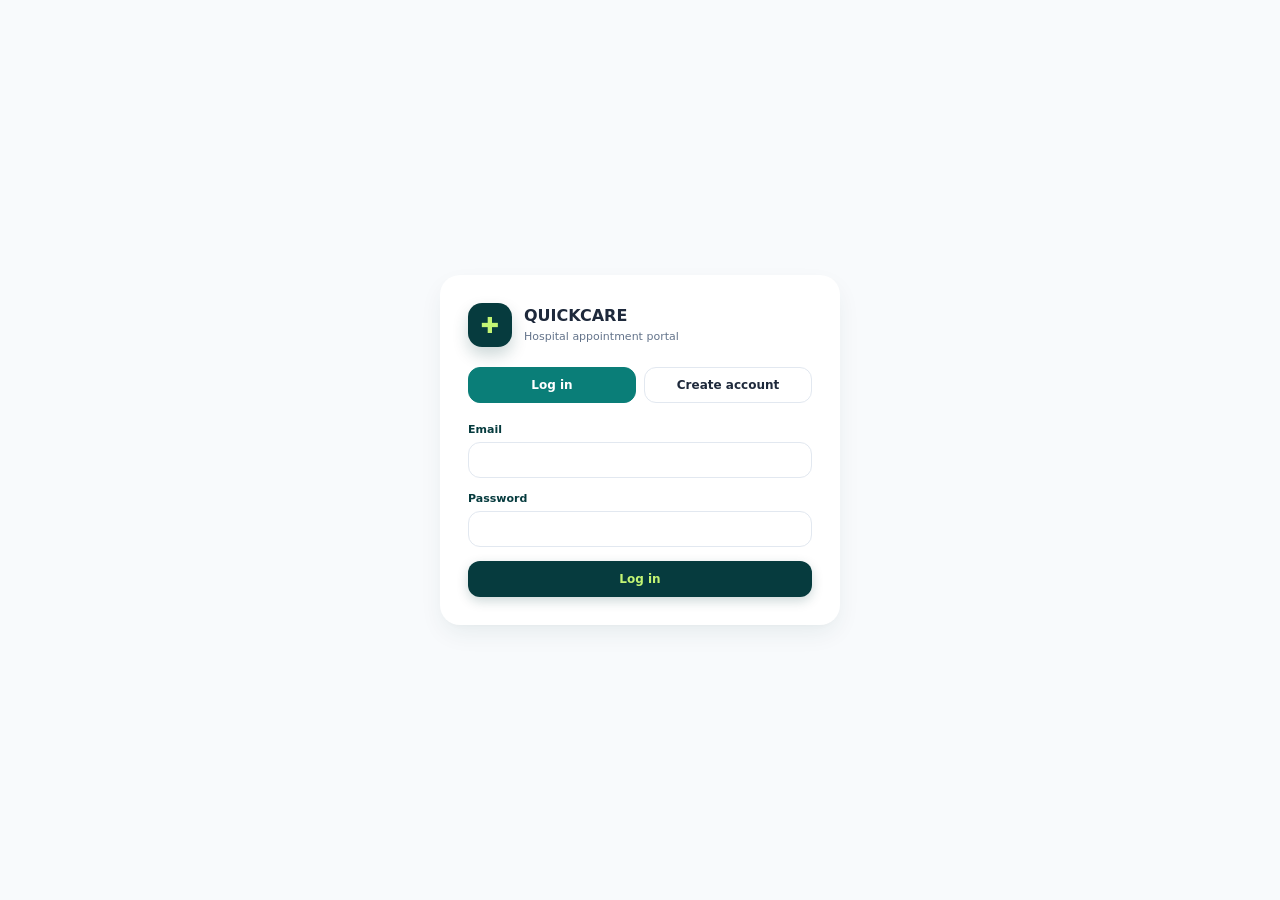
<file: frontend/staff-dashboard.html>
<!doctype html>
<html lang="en">
<head>
    <meta charset="utf-8">
    <meta name="viewport" content="width=device-width, initial-scale=1">
    <meta name="description" content="QuickCare hospital staff dashboard prototype">
    <title>Staff Dashboard | QUICKCARE</title>
    <link rel="stylesheet" href="css/staff-style.css">
</head>
<body>
    <div class="app">
        <!-- SIDEBAR -->
        <aside class="sidebar">
            <a class="brand" href="#dashboard">
                <span class="brand-icon">✚</span>
                <span>
                    <span class="brand-name">QUICKCARE</span>
                    <span class="brand-sub">HOSPITAL STAFF</span>
                </span>
            </a>
            <div>
                <div class="nav-label">WORKSPACE</div>
                <nav class="nav">
                    <a class="active" href="#dashboard">▦ &nbsp; Overview</a>
                    <a href="#priority">⚑ &nbsp; Urgent Patients</a>
                    <a href="#appointments">▣ &nbsp; Appointment requests</a>
                    <a href="#released-slots">↻ &nbsp; Released slots</a>
                    <a href="#bottlenecks">▥ &nbsp; Service insights</a>
                </nav>
            </div>
            <div class="notice">
                Staff prototype only. Use fictional data for demonstrations. Clinical urgency must be assessed by authorized healthcare staff under approved hospital procedures.
            </div>
        </aside>

        <!-- MAIN CONTENT -->
        <main class="main" id="dashboard">
            <header class="topbar">
                <div class="crumb">Staff Portal / <strong>Dashboard</strong></div>
                <div class="profile">
                    <div class="avatar">HS</div>
                    <div>
                        <div class="profile-name">Hospital Staff Demo</div>
                        <div class="profile-role">Queue coordinator · Sample account</div>
                    </div>
                </div>
            </header>

            <div class="content">
                <!-- WELCOME SECTION -->
                <section class="welcome">
                    <div>
                        <div class="eyebrow">Staff workspace</div>
                        <h1>Good day, Hospital Team</h1>
                        <p>Review appointment requests, process queue updates, and see sample service workload in one place.</p>
                    </div>
                    <span class="pill">LIVE</span>
                </section>

                <!-- BANNER -->
                <section class="banner">
                    <strong>QuickCare Workflow Overview</strong>
                        <p>Monitor real-time hospital staff activities, manage urgent queue requests, and oversee department workloads seamlessly.</p>
                </section>

                <!-- STATS GRID -->
                <section class="stats" aria-label="Service overview">
                    <article class="stat">
                        <div class="stat-label">Requests needing review</div>
                        <div class="stat-number" id="reviewCount">1</div>
                        <div class="stat-foot">Sample and locally submitted requests</div>
                    </article>
                    <article class="stat">
                        <div class="stat-label">Pending requests</div>
                        <div class="stat-number" id="pendingCount">2</div>
                        <div class="stat-foot">Awaiting staff processing</div>
                    </article>
                    <article class="stat">
                        <div class="stat-label">Released slots</div>
                        <div class="stat-number" id="slotCount">0</div>
                        <div class="stat-foot">Cancellation workflow previews</div>
                    </article>
                    <article class="stat">
                        <div class="stat-label">Departments</div>
                        <div class="stat-number">4</div>
                        <div class="stat-foot">Illustrative service categories</div>
                    </article>
                </section>

                <!-- CONTENT GRID -->
                <div class="grid">
                    <!-- URGENT PATIENTS -->
                    <section class="panel" id="priority">
                        <div class="panel-head">
                            <h2>⚑ Urgent patients queue</h2>
                            <span class="pill pill-red">STAFF REVIEW</span>
                        </div>
                        <div class="priority-banner">
                            <span class="priority-icon">!</span>
                            <div>
                                <strong>Review flags are not clinical triage</strong>
                                <p>Check flagged requests promptly under local policy. For a real service, trained staff—not this website—must determine clinical priority. Emergency guidance should direct citizens to immediate emergency help.</p>
                            </div>
                        </div>
                        <div class="queue-list" id="priorityList"></div>
                    </section>

                    <!-- SERVICE BOTTLENECK -->
                    <section class="panel" id="bottlenecks">
                        <div class="panel-head">
                            <h2>▥ Service bottleneck snapshot</h2>
                            <span class="pill">SAMPLE METRICS</span>
                        </div>
                        <p class="muted">Aggregated counts help staff see where work may be building up.</p>
                        <div class="metric-row"><span>General Medicine requests</span><strong id="generalCount">1</strong></div>
                        <div class="metric-row"><span>Dental Clinic requests</span><strong id="dentalCount">1</strong></div>
                        <div class="metric-row"><span>Eye Clinic requests</span><strong id="eyeCount">0</strong></div>
                        <div class="metric-row"><span>Maternal & Child Health</span><strong id="maternalCount">0</strong></div>
                        <div class="metric-row"><span>Requests awaiting review</span><strong id="bottleneckReview">1</strong></div>
                    </section>
                </div>

                <!-- APPOINTMENT REQUEST MANAGEMENT -->
                <section class="panel" id="appointments" style="margin-top:20px">
                    <div class="panel-head">
                        <h2>▣ Appointment request management</h2>
                        <span class="pill">DEMO WORKFLOW</span>
                    </div>
                    <div class="filter-row">
                        <input id="searchRequests" placeholder="Search request ID or department…" aria-label="Search requests">
                        <select id="statusFilter" aria-label="Filter status">
                            <option value="all">All statuses</option>
                            <option value="Request preview only">Request preview only</option>
                            <option value="Needs staff review">Needs staff review</option>
                            <option value="Reviewed">Reviewed</option>
                            <option value="Confirmed (demo)">Confirmed (demo)</option>
                            <option value="Declined (demo)">Declined (demo)</option>
                        </select>
                        <button class="btn btn-light" id="refreshButton">Refresh list</button>
                    </div>
                    <div class="queue-list" id="requestList"></div>
                    <p class="muted" style="margin:14px 0 0">Actions update this browser's local demo data only. They do not confirm real appointments or contact citizens.</p>
                </section>

                <!-- RELEASED SLOTS -->
                <section class="panel" id="released-slots" style="margin-top:20px">
                    <div class="panel-head">
                        <h2>↻ Released slots & cancellation requests</h2>
                        <span class="pill">SAMPLE WORKFLOW</span>
                    </div>
                    <div id="slotList"></div>
                    <p class="muted">In a connected hospital system, authorized staff would verify availability and offer released slots under official rules. This demo does not change actual availability.</p>
                </section>

                <!-- FOOTER -->
                <footer class="footer">
                    QUICKCARE · Government Hospital Appointment & Queue Management System<br>
                    Student prototype only — not an official hospital service.
                </footer>
            </div>
        </main>
    </div>

    <!-- TOAST NOTIFICATION -->
    <div class="toast" id="toast" role="status" aria-live="polite"></div>

    <!-- SCRIPT -->
    <script>
        const KEYS = { requests: 'quickcareDemoRequests', notifications: 'quickcareDemoNotifications', slots: 'quickcareDemoReleasedSlots' };
        const seedRequests = [
            { id: 'QC-104', name: 'Demo citizen A', department: 'General Medicine', date: 'Sample date', status: 'Needs staff review', priority: 'review', createdAt: new Date().toISOString() },
            { id: 'QC-105', name: 'Demo citizen B', department: 'Dental Clinic', date: 'Sample date', status: 'Request preview only', priority: 'routine', createdAt: new Date().toISOString() }
        ];
        function read(key, fallback) { try { const value = localStorage.getItem(key); return value ? JSON.parse(value) : fallback } catch { return fallback } }
        function write(key, value) { try { localStorage.setItem(key, JSON.stringify(value)) } catch {} }
        function escapeHTML(value) { return String(value ?? '').replace(/[&<>"']/g, c => ({ '&': '&amp;', '<': '&lt;', '>': '&gt;', '"': '&quot;', "'": '&#39;' }[c])) }
        function toast(message) { const el = document.getElementById('toast'); el.textContent = message; el.style.display = 'block'; clearTimeout(toast.timer); toast.timer = setTimeout(() => el.style.display = 'none', 3200) }
        function allRequests() { const saved = read(KEYS.requests, null); return Array.isArray(saved) ? saved : seedRequests }
        function render() {
            const requests = allRequests(); const slots = read(KEYS.slots, []);
            const priority = requests.filter(r => r.priority === 'review' && r.status !== 'Reviewed' && r.status !== 'Declined (demo)');
            document.getElementById('reviewCount').textContent = priority.length;
            document.getElementById('pendingCount').textContent = requests.filter(r => !['Reviewed', 'Confirmed (demo)', 'Declined (demo)'].includes(r.status)).length;
            document.getElementById('slotCount').textContent = slots.length;
            document.getElementById('bottleneckReview').textContent = priority.length;
            const deptMap = { 'General Medicine': 'generalCount', 'Dental Clinic': 'dentalCount', 'Eye Clinic': 'eyeCount', 'Maternal and Child Health': 'maternalCount' };
            Object.entries(deptMap).forEach(([dept, id]) => document.getElementById(id).textContent = requests.filter(r => r.department === dept).length);
            document.getElementById('priorityList').innerHTML = priority.length ? priority.map(r => `<article class="queue-row priority"><span class="priority-icon">⚑</span><div class="queue-copy"><strong>${escapeHTML(r.id)} · Needs staff review</strong><p>${escapeHTML(r.name || 'Demo citizen')} · ${escapeHTML(r.department || 'Department not specified')} · ${escapeHTML(r.date || 'Date pending')}<br>Status: ${escapeHTML(r.status)}</p><div class="actions"><button class="btn btn-primary" data-update="${escapeHTML(r.id)}" data-status="Reviewed">Mark reviewed</button><button class="btn btn-light" data-update="${escapeHTML(r.id)}" data-status="Request preview only">Return to routine processing</button></div></div></article>`).join('') : '<div class="empty">No requests currently need review in this demo.</div>';
            const search = document.getElementById('searchRequests').value.trim().toLowerCase(); const filter = document.getElementById('statusFilter').value;
            const filtered = requests.filter(r => (!search || String(r.id + ' ' + r.department + ' ' + r.name).toLowerCase().includes(search)) && (filter === 'all' || r.status === filter));
            document.getElementById('requestList').innerHTML = filtered.length ? filtered.map(r => `<article class="queue-row ${r.priority === 'review' ? 'priority' : ''}"><span class="${r.priority === 'review' ? 'priority-icon' : 'avatar'}">${r.priority === 'review' ? '⚑' : 'QC'}</span><div class="queue-copy"><strong>${escapeHTML(r.id)} · ${escapeHTML(r.department || 'Department not specified')}</strong><p>Citizen: ${escapeHTML(r.name || 'Demo citizen')} · Date: ${escapeHTML(r.date || 'Not selected')}<br>Status: ${escapeHTML(r.status || 'Request preview only')} · ${r.priority === 'review' ? 'Flagged for staff review' : 'Routine workflow'}</p><div class="actions"><button class="btn btn-primary" data-update="${escapeHTML(r.id)}" data-status="Confirmed (demo)">Confirm (demo)</button><button class="btn btn-light" data-update="${escapeHTML(r.id)}" data-status="Reviewed">Mark reviewed</button><button class="btn btn-danger" data-update="${escapeHTML(r.id)}" data-status="Declined (demo)">Decline (demo)</button></div></div><span class="pill ${r.priority === 'review' ? 'pill-red' : 'pill-amber'}">${r.priority === 'review' ? 'REVIEW' : 'ROUTINE'}</span></article>`).join('') : '<div class="empty">No matching requests. Try another filter or submit a sample request from the citizen dashboard.</div>';
            document.getElementById('slotList').innerHTML = slots.length ? slots.map(s => `<div class="slot-row"><div><strong>${escapeHTML(s.department)} · ${escapeHTML(s.date)} ${escapeHTML(s.time)}</strong><span class="muted">${escapeHTML(s.id)} · ${escapeHTML(s.status)}</span></div><button class="btn btn-light" data-slot="${escapeHTML(s.id)}">Mark reviewed</button></div>`).join('') : '<div class="empty">No cancellation requests yet. Use “Request cancellation” on the citizen dashboard to add a fictional slot.</div>';
        }
        document.addEventListener('click', event => {
            const update = event.target.closest('[data-update]');
            if (update) { const requests = allRequests(); const r = requests.find(x => x.id === update.dataset.update); if (r) { r.status = update.dataset.status; if (r.status === 'Reviewed') r.priority = 'routine'; write(KEYS.requests, requests); const notifications = read(KEYS.notifications, []); notifications.unshift({ title: 'Staff workflow updated', message: r.id + ' status changed to ' + r.status, createdAt: new Date().toISOString() }); write(KEYS.notifications, notifications); toast(r.id + ' updated in local demo.'); render() } return }
            const slot = event.target.closest('[data-slot]');
            if (slot) { const slots = read(KEYS.slots, []).filter(s => s.id !== slot.dataset.slot); write(KEYS.slots, slots); toast('Sample slot marked reviewed. No real slot changed.'); render() }
        });
        document.getElementById('refreshButton').addEventListener('click', () => { render(); toast('Demo data refreshed.') });
        document.getElementById('searchRequests').addEventListener('input', render);
        document.getElementById('statusFilter').addEventListener('change', render);
        window.addEventListener('storage', render);
        render();
    </script>

    <script src="js/api.js"></script>
    <script src="js/staff.js"></script>

</body>
</html>
</file>
<file: frontend/css/style.css>
:root {
    --primary: #0a7e78;
    --primary-dark: #063b3e;
    --primary-light: #e6f4f1;
    --accent-lime: #c3f574;
    --dark: #063b3e;
    --ink: #1e293b;
    --muted: #64748b;
    --line: #e2e8f0;
    --bg: #f8fafc;
    --card-bg: #ffffff;
    --green-bg: #ecfdf5;
    --green-text: #065f46;
    --amber-bg: #fffbeb;
    --amber-text: #92400e;
    --red-bg: #fef2f2;
    --red-text: #991b1b;
    --shadow: 0 10px 25px -3px rgba(6, 59, 62, 0.08), 0 4px 6px -4px rgba(0, 0, 0, 0.03);
    --radius: 20px;
}

* { box-sizing: border-box; }
body { margin: 0; background: var(--bg); color: var(--ink); font-family: 'Plus Jakarta Sans', Inter, system-ui, -apple-system, sans-serif; }
button, input, select, textarea { font: inherit; }
a { text-decoration: none; color: inherit; }

.app { min-height: 100vh; display: grid; grid-template-columns: 260px minmax(0,1fr); }
.sidebar { background: var(--card-bg); border-right: 1px solid var(--line); padding: 28px 18px; display: flex; flex-direction: column; gap: 32px; box-shadow: 4px 0 20px rgba(0,0,0,0.01); }
.brand { display: flex; align-items: center; gap: 12px; padding: 0 8px; }
.brand-icon { width: 44px; height: 44px; border-radius: 14px; background: var(--primary-dark); color: var(--accent-lime); display: grid; place-items: center; font-size: 22px; font-weight: 900; box-shadow: 0 8px 16px rgba(6, 59, 62, 0.2); }
.brand-name { font-weight: 900; font-size: 18px; color: var(--dark); letter-spacing: -0.5px; }
.brand-sub { display: block; font-size: 9px; letter-spacing: 1.5px; font-weight: 800; color: var(--muted); margin-top: 2px; }

.nav-label { font-size: 10px; letter-spacing: 1.5px; color: #94a3b8; font-weight: 800; padding: 0 12px; margin-bottom: 8px; }
.nav { display: grid; gap: 6px; }
.nav a { display: flex; gap: 12px; align-items: center; padding: 12px 14px; border-radius: 14px; color: var(--muted); font-size: 13px; font-weight: 600; transition: all 0.2s ease; }
.nav a:hover, .nav a.active { background: var(--primary-light); color: var(--primary-dark); font-weight: 700; transform: translateX(4px); }
.nav-icon { width: 20px; display: inline-block; text-align: center; }

.side-help { background: var(--primary-light); border: 1px solid #bce3db; border-radius: 16px; padding: 16px; margin-top: auto; }
.side-help strong { font-size: 12px; display: block; color: var(--primary-dark); margin-bottom: 4px; font-weight: 800; }
.side-help p { font-size: 11px; color: var(--muted); line-height: 1.5; margin: 0 0 10px; }
.side-help a { font-size: 11px; color: var(--primary); font-weight: 800; }

.main { min-width: 0; }
.topbar { height: 80px; background: rgba(255, 255, 255, 0.85); backdrop-filter: blur(12px); border-bottom: 1px solid var(--line); display: flex; align-items: center; justify-content: space-between; gap: 20px; padding: 0 36px; position: sticky; top: 0; z-index: 10; }
.crumb { font-size: 12px; color: var(--muted); }
.top-actions { display: flex; align-items: center; gap: 12px; }

.icon-btn { width: 38px; height: 38px; border-radius: 12px; border: 1.5px solid var(--line); background: var(--card-bg); display: grid; place-items: center; color: var(--ink); cursor: pointer; font-size: 13px; font-weight: 700; }
.icon-btn:hover { background: var(--primary-light); border-color: var(--primary); color: var(--primary-dark); }
.mobile-menu { display: none; }

.profile { display: flex; align-items: center; gap: 12px; background: var(--card-bg); padding: 6px 12px 6px 6px; border-radius: 16px; border: 1px solid var(--line); }
.avatar { width: 40px; height: 40px; border-radius: 14px; background: var(--primary-light); color: var(--primary-dark); display: grid; place-items: center; font-weight: 800; font-size: 12px; }
.profile-name { font-size: 12px; font-weight: 800; color: var(--dark); }
.profile-role { font-size: 10px; color: var(--muted); margin-top: 1px; }

.content { max-width: 1400px; margin: auto; padding: 32px 36px 48px; }
.welcome { display: flex; align-items: flex-start; justify-content: space-between; gap: 20px; margin-bottom: 28px; }
.eyebrow { font-size: 10px; letter-spacing: 1.5px; color: var(--primary); font-weight: 800; text-transform: uppercase; margin-bottom: 8px; }
h1 { font-size: clamp(24px, 2.5vw, 32px); letter-spacing: -0.8px; margin: 0 0 6px; color: var(--dark); font-weight: 800; }
.welcome p { color: var(--muted); font-size: 13px; line-height: 1.6; margin: 0; }
.date-chip { font-size: 11px; font-weight: 700; color: var(--primary-dark); background: var(--primary-light); padding: 8px 14px; border-radius: 12px; border: 1px solid #bce3db; white-space: nowrap; }

.banner { 
    display: flex;
    align-items: center;
    justify-content: space-between;
    gap: 24px;
    background: linear-gradient(135deg, #063b3e 0%, #095256 60%, #0a7e78 100%); 
    color: white; 
    border-radius: 24px; 
    padding: 36px 40px; 
    margin-bottom: 32px; 
    box-shadow: 0 15px 30px rgba(6, 59, 62, 0.2); 
    position: relative;
    overflow: hidden;
}

.banner-copy { max-width: 650px; display: flex; flex-direction: column; align-items: flex-start; }
.banner-tag { font-size: 11px; font-weight: 700; color: var(--accent-lime); margin-bottom: 10px; display: inline-flex; align-items: center; gap: 6px; }
.banner h2 { font-size: clamp(22px, 2.2vw, 30px); line-height: 1.25; font-weight: 800; margin: 0 0 12px 0; color: #ffffff; letter-spacing: -0.5px; }
.banner p { font-size: 13px; line-height: 1.6; color: #e2f1ef; margin: 0 0 24px 0; }
.banner-art { width: 120px; height: 120px; border-radius: 24px; background: rgba(255, 255, 255, 0.08); border: 1px solid rgba(255, 255, 255, 0.15); display: grid; place-items: center; font-size: 50px; color: var(--accent-lime); flex-shrink: 0; }

.section-title { display: flex; justify-content: space-between; align-items: baseline; margin-bottom: 16px; }
.section-title h2 { font-size: 16px; font-weight: 800; color: var(--dark); margin: 0; }
.section-title span { font-size: 11px; color: var(--muted); font-weight: 600; }

.stats { display: grid; grid-template-columns: repeat(4, minmax(0, 1fr)); gap: 18px; margin-bottom: 32px; }
.stat, .panel { background: var(--card-bg); border: 1px solid var(--line); border-radius: var(--radius); padding: 22px; min-width: 0; box-shadow: var(--shadow); }
.stat-top { display: flex; justify-content: space-between; align-items: center; margin-bottom: 8px; }
.stat-label { font-size: 11px; color: var(--muted); font-weight: 700; }
.stat-number { font-size: 28px; font-weight: 900; color: var(--primary); letter-spacing: -1px; }
.stat-foot { font-size: 10px; color: var(--muted); margin-top: 6px; font-weight: 500; }
.stat-icon { width: 32px; height: 32px; border-radius: 10px; display: grid; place-items: center; font-size: 14px; font-weight: 800; }
.ic-teal { background: var(--primary-light); color: var(--primary-dark); }
.ic-amber { background: var(--amber-bg); color: var(--amber-text); }
.ic-blue { background: #e0f2fe; color: #0369a1; }
.ic-green { background: var(--green-bg); color: var(--green-text); }

.dashboard-grid, .extra-grid, .bottom-grid { display: grid; grid-template-columns: 1fr 1fr; gap: 20px; margin-bottom: 32px; }
.panel-head { display: flex; justify-content: space-between; align-items: center; gap: 12px; margin-bottom: 16px; }
.panel-head h3 { font-size: 15px; margin: 0; font-weight: 800; color: var(--dark); letter-spacing: -0.3px; }
.panel-head a { font-size: 11px; font-weight: 700; color: var(--primary); }

.appointment { display: flex; align-items: center; gap: 14px; padding: 14px; border: 1px solid var(--line); border-radius: 14px; background: #ffffff; margin-bottom: 10px; }
.datebox { width: 44px; height: 44px; background: var(--primary-light); color: var(--primary-dark); border-radius: 12px; display: flex; flex-direction: column; align-items: center; justify-content: center; font-size: 14px; font-weight: 900; line-height: 1; flex-shrink: 0; }
.datebox span { font-size: 9px; font-weight: 800; letter-spacing: 0.5px; margin-top: 2px; }
.appt-main { flex: 1; min-width: 0; }
.appt-main strong { display: block; font-size: 13px; color: var(--dark); font-weight: 750; margin-bottom: 2px; }
.appt-main span { font-size: 11px; color: var(--muted); }

.pill { display: inline-flex; align-items: center; padding: 4px 10px; border-radius: 10px; font-size: 10px; font-weight: 800; white-space: nowrap; }
.pill-confirmed { background: var(--green-bg); color: var(--green-text); border: 1px solid #a7f3d0; }
.pill-pending { background: var(--amber-bg); color: var(--amber-text); border: 1px solid #fde68a; }
.pill-demo { background: var(--primary-light); color: var(--primary-dark); border: 1px solid #bce3db; }

.queue-panel { background: linear-gradient(135deg, #ffffff, #f8fafc); }
.queue-top { display: flex; justify-content: space-between; align-items: flex-start; margin-bottom: 16px; }
.queue-label { font-size: 11px; color: var(--muted); font-weight: 700; }
.queue-number { font-size: 32px; font-weight: 900; color: var(--primary); margin: 4px 0; letter-spacing: -1px; }
.queue-progress { height: 8px; background: var(--line); border-radius: 4px; overflow: hidden; margin: 12px 0 8px; }
.queue-progress span { display: block; width: 60%; height: 100%; background: var(--primary); border-radius: 4px; }
.queue-details { display: grid; grid-template-columns: 1fr 1fr; gap: 12px; margin-top: 16px; padding-top: 16px; border-top: 1px solid var(--line); }
.queue-detail span { display: block; font-size: 10px; color: var(--muted); font-weight: 700; margin-bottom: 2px; }
.queue-detail strong { font-size: 14px; color: var(--dark); font-weight: 800; }
.queue-note, .modal-note { font-size: 11px; color: var(--muted); line-height: 1.6; margin: 12px 0 0; }

.priority-panel { border-color: #fca5a5; background: #fffbfb; margin-bottom: 32px; }
.priority-banner { display: flex; gap: 14px; background: #fff5f5; border: 1px solid #fecaca; border-radius: 16px; padding: 16px; margin-bottom: 16px; }
.priority-symbol { width: 36px; height: 36px; display: grid; place-items: center; border-radius: 10px; background: #fee2e2; color: #dc2626; font-size: 16px; flex-shrink: 0; font-weight: 800; }
.priority-banner strong { font-size: 12px; display: block; color: #991b1b; margin-bottom: 4px; font-weight: 800; }
.priority-banner p { font-size: 11px; color: #7f1d1d; line-height: 1.6; margin: 0; }

.review-list { display: grid; gap: 10px; margin-bottom: 16px; }
.review-row { border: 1px solid var(--line); border-radius: 14px; padding: 14px; display: flex; gap: 12px; align-items: center; background: #ffffff; }
.review-row.needs-review { border-color: #fca5a5; background: #fff5f5; }
.review-copy { flex: 1; min-width: 0; }
.review-copy strong { font-size: 12px; display: block; margin-bottom: 2px; color: var(--dark); font-weight: 750; }
.review-copy span { font-size: 11px; color: var(--muted); }
.review-badge { padding: 4px 8px; border-radius: 8px; font-size: 10px; font-weight: 800; background: #fee2e2; color: #dc2626; }
.review-badge.routine { background: var(--primary-light); color: var(--primary-dark); }
.review-actions { display: flex; align-items: center; gap: 12px; flex-wrap: wrap; }
.review-footnote { font-size: 11px; color: var(--muted); line-height: 1.6; margin: 16px 0 0; }

.quick-actions { display: grid; grid-template-columns: repeat(4, minmax(0, 1fr)); gap: 16px; margin-bottom: 32px; }
.action { background: var(--card-bg); border: 1.5px solid var(--line); border-radius: var(--radius); padding: 20px; text-align: left; cursor: pointer; transition: all 0.2s ease; box-shadow: var(--shadow); }
.action:hover { border-color: var(--primary); background: var(--primary-light); transform: translateY(-2px); }
.action-icon { width: 40px; height: 40px; border-radius: 12px; background: var(--primary-light); color: var(--primary-dark); display: grid; place-items: center; font-size: 18px; font-weight: 900; margin-bottom: 12px; }
.action strong { display: block; font-size: 13px; color: var(--dark); font-weight: 800; margin-bottom: 4px; }
.action span { font-size: 11px; color: var(--muted); line-height: 1.5; display: block; }

.ai-hub-section { background: linear-gradient(135deg, #063b3e 0%, #0a7e78 100%); color: white; border-radius: 24px; padding: 32px; margin-bottom: 32px; box-shadow: var(--shadow); }
.ai-hub-header { display: flex; justify-content: space-between; align-items: flex-start; gap: 20px; margin-bottom: 24px; }
.ai-hub-title { display: flex; gap: 16px; align-items: flex-start; }
.ai-hub-icon { width: 48px; height: 48px; border-radius: 14px; background: rgba(255, 255, 255, 0.15); display: grid; place-items: center; font-size: 22px; color: var(--accent-lime); flex-shrink: 0; }
.ai-hub-title h2 { font-size: 20px; font-weight: 800; margin: 0 0 4px; color: #ffffff; }
.ai-hub-title p { font-size: 13px; color: #e2f1ef; margin: 0; }

.feature-hub { display: grid; grid-template-columns: 1fr 1fr; gap: 20px; }
.ai-chat, .translator-card { background: var(--card-bg); color: var(--ink); border-radius: 20px; padding: 24px; box-shadow: var(--shadow); }
.chat-intro { font-size: 11px; color: var(--muted); margin: 0 0 12px; }
.chat-quick-prompts { display: flex; gap: 6px; flex-wrap: wrap; margin-bottom: 12px; }
.prompt-chip { font-size: 10px; font-weight: 700; background: var(--primary-light); color: var(--primary-dark); padding: 4px 10px; border-radius: 8px; cursor: pointer; border: 1px solid #bce3db; }
.prompt-chip:hover { background: var(--primary); color: #fff; }

.chat-messages { height: 160px; overflow-y: auto; border: 1.5px solid var(--line); border-radius: 12px; padding: 12px; margin-bottom: 12px; display: flex; flex-direction: column; gap: 8px; background: #f8fafc; font-size: 12px; }
.chat-bubble { max-width: 85%; padding: 8px 12px; border-radius: 10px; line-height: 1.5; }
.chat-bubble.bot { background: #ffffff; color: var(--ink); border: 1px solid var(--line); align-self: flex-start; }
.chat-bubble.user { background: var(--primary-dark); color: var(--accent-lime); align-self: flex-end; font-weight: 600; }

.chat-controls { display: grid; grid-template-columns: 130px 1fr; gap: 8px; margin-bottom: 10px; }
.chat-controls select, .chat-controls input, .field input, .field select, .translator-input { border: 1.5px solid var(--line); border-radius: 12px; background: white; padding: 10px 12px; font-size: 12px; color: var(--dark); outline: none; width: 100%; transition: border-color 0.2s; }
.chat-controls select:focus, .chat-controls input:focus, .field input:focus, .field select:focus, .translator-input:focus { border-color: var(--primary); box-shadow: 0 0 0 3px rgba(10, 126, 120, 0.12); }
.chat-send { width: 100%; border-radius: 12px; padding: 10px; }
.safety-note { font-size: 10px; color: var(--muted); line-height: 1.5; margin: 12px 0 0; border-top: 1px solid var(--line); padding-top: 10px; }

.translation-examples { display: flex; gap: 6px; flex-wrap: wrap; margin-bottom: 12px; }
.term-chip { font-size: 10px; font-weight: 700; background: var(--bg); color: var(--dark); padding: 5px 10px; border-radius: 8px; border: 1.5px solid var(--line); cursor: pointer; }
.term-chip:hover { border-color: var(--primary); color: var(--primary); }
.translator-output { min-height: 80px; border: 1.5px solid var(--line); border-radius: 12px; padding: 12px; background: #f8fafc; font-size: 12px; color: var(--ink); line-height: 1.5; margin-top: 12px; }

.checklist { display: grid; gap: 10px; margin-bottom: 16px; }
.checkline { display: flex; align-items: center; gap: 10px; font-size: 12px; color: var(--ink); font-weight: 600; cursor: pointer; }
.checkline input { width: 16px; height: 16px; accent-color: var(--primary); cursor: pointer; }

.guide-grid { display: grid; grid-template-columns: 1fr 1fr; gap: 12px; }
.guide-item { background: #f8fafc; border: 1px solid var(--line); border-radius: 12px; padding: 14px; }
.guide-item strong { display: block; font-size: 12px; color: var(--dark); font-weight: 800; margin-bottom: 4px; }
.guide-item p { font-size: 11px; color: var(--muted); line-height: 1.5; margin: 0; }

.slot-row { display: flex; align-items: center; justify-content: space-between; gap: 12px; padding: 14px 0; border-top: 1px solid var(--line); font-size: 12px; }
.small-btn { border: 1.5px solid #fecaca; background: var(--red-bg); color: var(--red-text); padding: 6px 12px; border-radius: 8px; font-size: 11px; font-weight: 800; cursor: pointer; }
.small-btn:hover { background: #fee2e2; }

.notification-list { display: grid; gap: 10px; }
.notification-item { display: flex; gap: 12px; padding: 12px; border: 1px solid var(--line); border-radius: 12px; background: #fff; font-size: 11px; }
.notice-icon { width: 28px; height: 28px; border-radius: 8px; background: var(--primary-light); color: var(--primary-dark); display: grid; place-items: center; font-size: 13px; font-weight: 800; flex-shrink: 0; }
.notification-item strong { display: block; color: var(--dark); font-weight: 750; margin-bottom: 2px; }
.notification-item p { color: var(--muted); margin: 0; line-height: 1.4; }

.notice { display: flex; gap: 12px; padding: 14px; border: 1px solid var(--line); border-radius: 14px; background: #fff; margin-bottom: 10px; font-size: 11px; line-height: 1.5; }
.notice strong { display: block; color: var(--dark); font-weight: 750; margin-bottom: 2px; }
.notice p { color: var(--muted); margin: 0; }

.footer { text-align: center; color: var(--muted); font-size: 11px; line-height: 1.7; padding: 36px 0 0; font-weight: 500; border-top: 1px solid var(--line); margin-top: 40px; }

.btn { border: 0; border-radius: 12px; padding: 11px 18px; font-size: 12px; font-weight: 800; cursor: pointer; transition: all 0.2s ease; display: inline-flex; align-items: center; justify-content: center; gap: 8px; }
.btn-primary { background: var(--primary-dark); color: var(--accent-lime); box-shadow: 0 4px 12px rgba(6, 59, 62, 0.2); }
.btn-primary:hover { background: var(--primary); color: #ffffff; transform: translateY(-1px); }
.btn-white { background: #ffffff; color: var(--primary-dark); box-shadow: 0 4px 12px rgba(0, 0, 0, 0.15); }
.btn-white:hover { background: var(--accent-lime); transform: translateY(-1px); }

.toast { position: fixed; right: 28px; bottom: 28px; background: var(--primary-dark); color: var(--accent-lime); padding: 16px 20px; border-radius: 16px; box-shadow: 0 20px 40px rgba(0,0,0,0.2); font-size: 12px; z-index: 30; display: none; max-width: 340px; font-weight: 700; border: 1px solid rgba(255,255,255,0.1); }

.modal-backdrop { position: fixed; inset: 0; background: rgba(6, 59, 62, 0.6); backdrop-filter: blur(4px); display: none; place-items: center; z-index: 40; padding: 20px; }
.modal { background: var(--card-bg); width: 100%; max-width: 540px; border-radius: 24px; padding: 28px; box-shadow: 0 25px 50px -12px rgba(0, 0, 0, 0.25); border: 1px solid var(--line); }
.modal-head { display: flex; justify-content: space-between; align-items: center; margin-bottom: 20px; }
.modal-head h3 { font-size: 18px; font-weight: 800; color: var(--dark); margin: 0; }
.close-btn { background: var(--bg); border: 1.5px solid var(--line); width: 32px; height: 32px; border-radius: 10px; display: grid; place-items: center; cursor: pointer; color: var(--ink); font-weight: 800; }
.close-btn:hover { background: var(--primary-light); border-color: var(--primary); color: var(--primary-dark); }
.form-row { display: grid; grid-template-columns: 1fr 1fr; gap: 14px; margin-bottom: 14px; }
.field { margin-bottom: 14px; }
.field label { display: block; font-size: 11px; font-weight: 700; color: var(--dark); margin-bottom: 6px; }

body.simple-mode { font-size: 16px; }
body.simple-mode .app { font-size: 1.1rem; }
body.simple-mode h1 { font-size: 2.2rem; }
body.simple-mode .stat-number { font-size: 2.5rem; }

@media(max-width: 1150px) {
    .stats { grid-template-columns: repeat(2, minmax(0, 1fr)); }
    .quick-actions { grid-template-columns: repeat(2, minmax(0, 1fr)); }
    .dashboard-grid, .extra-grid, .bottom-grid, .feature-hub { grid-template-columns: 1fr; }
}

@media(max-width: 760px) {
    .app { grid-template-columns: 1fr; }
    .sidebar { display: none; }
    .topbar { height: 70px; padding: 0 20px; }
    .content { padding: 24px 20px; }
    .mobile-menu { display: grid; }
    .banner { flex-direction: column; align-items: flex-start; padding: 28px 24px; }
    .banner-art { display: none; }
    .stats { grid-template-columns: 1fr; }
    .quick-actions { grid-template-columns: 1fr; }
    .form-row { grid-template-columns: 1fr; }
    .profile-info { display: none; }
}
</file>
<file: frontend/css/staff-style.css>
/* =========================================
   Variables & Global Styles
========================================= */
:root {
    --primary: #0a7e78;
    --primary-dark: #063b3e;
    --primary-light: #e6f4f1;
    --accent-lime: #c3f574;
    --dark: #063b3e;
    --ink: #1e293b;
    --muted: #64748b;
    --line: #e2e8f0;
    --bg: #f8fafc;
    --card-bg: #ffffff;
    --green-bg: #ecfdf5;
    --green-text: #065f46;
    --amber-bg: #fffbeb;
    --amber-text: #92400e;
    --blue-bg: #e6f4f1;
    --blue-text: #063b3e;
    --red-bg: #fef2f2;
    --red-text: #991b1b;
    --shadow: 0 10px 25px -3px rgba(6, 59, 62, 0.08), 0 4px 6px -4px rgba(0, 0, 0, 0.03);
    --radius: 20px;
}

* { box-sizing: border-box; }
body { margin: 0; background: var(--bg); color: var(--ink); font-family: 'Plus Jakarta Sans', Inter, system-ui, -apple-system, sans-serif; }
button, input, select { font: inherit; }
a { text-decoration: none; color: inherit; }


/* =========================================
   Layout & Sidebar
========================================= */
.app { min-height: 100vh; display: grid; grid-template-columns: 260px minmax(0,1fr); }
.sidebar { background: var(--card-bg); border-right: 1px solid var(--line); padding: 28px 18px; display: flex; flex-direction: column; gap: 32px; box-shadow: 4px 0 20px rgba(0,0,0,0.01); }
.brand { display: flex; align-items: center; gap: 12px; padding: 0 8px; }
.brand-icon { width: 44px; height: 44px; border-radius: 14px; background: var(--primary-dark); color: var(--accent-lime); display: grid; place-items: center; font-size: 22px; font-weight: 900; box-shadow: 0 8px 16px rgba(6, 59, 62, 0.2); }
.brand-name { font-weight: 900; font-size: 18px; color: var(--dark); letter-spacing: -0.5px; }
.brand-sub { display: block; font-size: 9px; letter-spacing: 1.5px; font-weight: 800; color: var(--muted); margin-top: 2px; }

.nav-label { font-size: 10px; letter-spacing: 1.5px; color: #94a3b8; font-weight: 800; padding: 0 12px; margin-bottom: 8px; }
.nav { display: grid; gap: 6px; }
.nav a { display: flex; gap: 12px; align-items: center; padding: 12px 14px; border-radius: 14px; color: var(--muted); font-size: 13px; font-weight: 600; transition: all 0.2s ease; }
.nav a:hover, .nav a.active { background: var(--primary-light); color: var(--primary-dark); font-weight: 700; transform: translateX(4px); }

.notice { background: var(--primary-light); border: 1px solid #bce3db; padding: 16px; border-radius: 16px; color: var(--primary-dark); font-size: 11px; line-height: 1.6; margin-top: auto; font-weight: 500; }


/* =========================================
   Topbar & Profile
========================================= */
.main { min-width: 0; }
.topbar { height: 80px; background: rgba(255, 255, 255, 0.85); backdrop-filter: blur(12px); border-bottom: 1px solid var(--line); display: flex; align-items: center; justify-content: space-between; gap: 20px; padding: 0 36px; position: sticky; top: 0; z-index: 10; }
.crumb { font-size: 12px; color: var(--muted); }
.crumb strong { color: var(--dark); }

.profile { display: flex; align-items: center; gap: 12px; background: var(--card-bg); padding: 6px 12px 6px 6px; border-radius: 16px; border: 1px solid var(--line); }
.avatar { width: 40px; height: 40px; border-radius: 14px; background: var(--primary-light); color: var(--primary-dark); display: grid; place-items: center; font-weight: 800; font-size: 12px; }
.profile-name { font-size: 12px; font-weight: 800; color: var(--dark); }
.profile-role { font-size: 10px; color: var(--muted); margin-top: 1px; }


/* =========================================
   Welcome & Banner
========================================= */
.content { max-width: 1400px; margin: auto; padding: 32px 36px 48px; }
.welcome { display: flex; align-items: flex-start; justify-content: space-between; gap: 20px; margin-bottom: 28px; }
.eyebrow { font-size: 10px; letter-spacing: 1.5px; color: var(--primary); font-weight: 800; text-transform: uppercase; margin-bottom: 8px; }
h1 { font-size: clamp(24px, 2.5vw, 32px); letter-spacing: -0.8px; margin: 0 0 6px; color: var(--dark); font-weight: 800; }
.welcome p { color: var(--muted); font-size: 13px; line-height: 1.6; margin: 0; }

.banner { background: linear-gradient(135deg, #063b3e 0%, #095256 60%, #0a7e78 100%); color: white; border-radius: 24px; padding: 28px 32px; margin-bottom: 24px; box-shadow: 0 15px 30px rgba(6, 59, 62, 0.2); border: none; }
.banner strong { font-size: 19px; font-weight: 800; color: var(--accent-lime); letter-spacing: -0.3px; }
.banner p { font-size: 13px; line-height: 1.6; color: #e2f1ef; margin: 8px 0 0; }


/* =========================================
   Stats & Panels
========================================= */
.stats { display: grid; grid-template-columns: repeat(4, minmax(0, 1fr)); gap: 18px; }
.stat, .panel { background: var(--card-bg); border: 1px solid var(--line); border-radius: var(--radius); padding: 22px; min-width: 0; box-shadow: var(--shadow); }
.stat-label { font-size: 11px; color: var(--muted); font-weight: 700; }
.stat-number { font-size: 28px; font-weight: 900; color: var(--primary); margin-top: 6px; letter-spacing: -1px; }
.stat-foot { font-size: 10px; color: var(--muted); margin-top: 6px; font-weight: 500; }

.grid { display: grid; grid-template-columns: minmax(0, 1.35fr) minmax(280px, .85fr); gap: 20px; margin-top: 20px; }
.panel-head { display: flex; justify-content: space-between; align-items: center; gap: 12px; margin-bottom: 20px; }
.panel-head h2, .panel-head h3 { font-size: 15px; margin: 0; font-weight: 800; color: var(--dark); letter-spacing: -0.3px; }
.muted { font-size: 11px; color: var(--muted); line-height: 1.6; }


/* =========================================
   Queue List & Priority
========================================= */
.priority-banner { display: flex; gap: 14px; background: #fff5f5; border: 1px solid #fecaca; border-radius: 16px; padding: 16px; margin-bottom: 16px; }
.priority-icon { width: 40px; height: 40px; display: grid; place-items: center; border-radius: 14px; background: #fee2e2; color: #dc2626; font-size: 18px; flex-shrink: 0; font-weight: 800; }
.priority-banner strong { font-size: 12px; display: block; color: #991b1b; margin-bottom: 4px; font-weight: 800; }
.priority-banner p { font-size: 11px; color: #7f1d1d; line-height: 1.6; margin: 0; }

.queue-list { display: grid; gap: 12px; }
.queue-row { border: 1px solid var(--line); border-radius: 16px; padding: 16px; display: flex; gap: 14px; align-items: flex-start; background: #ffffff; }
.queue-row.priority { border-color: #fca5a5; background: #fffbfb; }
.queue-copy { flex: 1; min-width: 0; }
.queue-copy strong { font-size: 12px; display: block; margin-bottom: 6px; color: var(--dark); font-weight: 750; }
.queue-copy p { font-size: 11px; line-height: 1.6; color: var(--muted); margin: 0; }


/* =========================================
   Buttons, Pills & Filters
========================================= */
.pill { display: inline-flex; align-items: center; padding: 6px 10px; border-radius: 10px; font-size: 10px; font-weight: 800; white-space: nowrap; background: var(--primary-light); color: var(--primary-dark); border: 1px solid #bce3db; }
.pill-red { background: var(--red-bg); color: var(--red-text); border: 1px solid #fecaca; }
.pill-green { background: var(--green-bg); color: var(--green-text); border: 1px solid #a7f3d0; }
.pill-amber { background: var(--amber-bg); color: var(--amber-text); border: 1px solid #fde68a; }

.actions { display: flex; gap: 8px; flex-wrap: wrap; margin-top: 12px; }
.btn { border: 0; border-radius: 12px; padding: 10px 14px; font-size: 11px; font-weight: 800; cursor: pointer; transition: all 0.2s ease; }
.btn-primary { background: var(--primary-dark); color: var(--accent-lime); box-shadow: 0 4px 12px rgba(6, 59, 62, 0.2); }
.btn-primary:hover { background: var(--primary); color: #ffffff; transform: translateY(-1px); }
.btn-light { background: #f8fafc; color: var(--dark); border: 1.5px solid var(--line); }
.btn-light:hover { background: var(--primary-light); border-color: var(--primary); color: var(--primary-dark); }
.btn-danger { background: var(--red-bg); color: var(--red-text); border: 1.5px solid #fecaca; }

.filter-row { display: flex; gap: 10px; flex-wrap: wrap; margin-bottom: 16px; }
.filter-row select, .filter-row input { border: 1.5px solid var(--line); border-radius: 14px; background: white; padding: 11px 14px; font-size: 12px; color: var(--dark); outline: none; transition: border-color 0.2s; }
.filter-row select:focus, .filter-row input:focus { border-color: var(--primary); box-shadow: 0 0 0 3px rgba(10, 126, 120, 0.12); }


/* =========================================
   Metrics, Slots & Utilities
========================================= */
.empty { padding: 22px; border: 2px dashed var(--line); border-radius: 16px; color: var(--muted); font-size: 12px; text-align: center; font-weight: 600; }
.metric-row { display: flex; justify-content: space-between; gap: 12px; padding: 14px 0; border-top: 1px solid var(--line); font-size: 12px; color: var(--ink); }
.metric-row strong { font-size: 12px; color: var(--primary); font-weight: 800; }

.slot-row { display: flex; align-items: center; justify-content: space-between; gap: 12px; padding: 14px 0; border-top: 1px solid var(--line); font-size: 12px; }
.slot-row strong { display: block; margin-bottom: 4px; color: var(--dark); font-weight: 750; }

.footer { text-align: center; color: var(--muted); font-size: 11px; line-height: 1.7; padding: 36px 0 0; font-weight: 500; }
.toast { position: fixed; right: 28px; bottom: 28px; background: var(--primary-dark); color: var(--accent-lime); padding: 16px 20px; border-radius: 16px; box-shadow: 0 20px 40px rgba(0,0,0,0.2); font-size: 12px; z-index: 20; display: none; max-width: 340px; font-weight: 700; }


/* =========================================
   Responsive
========================================= */
@media(max-width: 1150px) {
    .stats { grid-template-columns: repeat(2, minmax(0, 1fr)); }
    .grid { grid-template-columns: 1fr; }
}
@media(max-width: 760px) {
    .app { grid-template-columns: 1fr; }
    .sidebar { display: none; }
    .topbar { height: 70px; padding: 0 20px; }
    .content { padding: 24px 20px; }
    .profile-role { display: none; }
    .welcome { display: block; }
    .stats { gap: 12px; }
    .stat { padding: 16px; }
    .stat-number { font-size: 24px; }
    .queue-row { flex-wrap: wrap; }
    .actions { width: 100%; }
}
</file>
